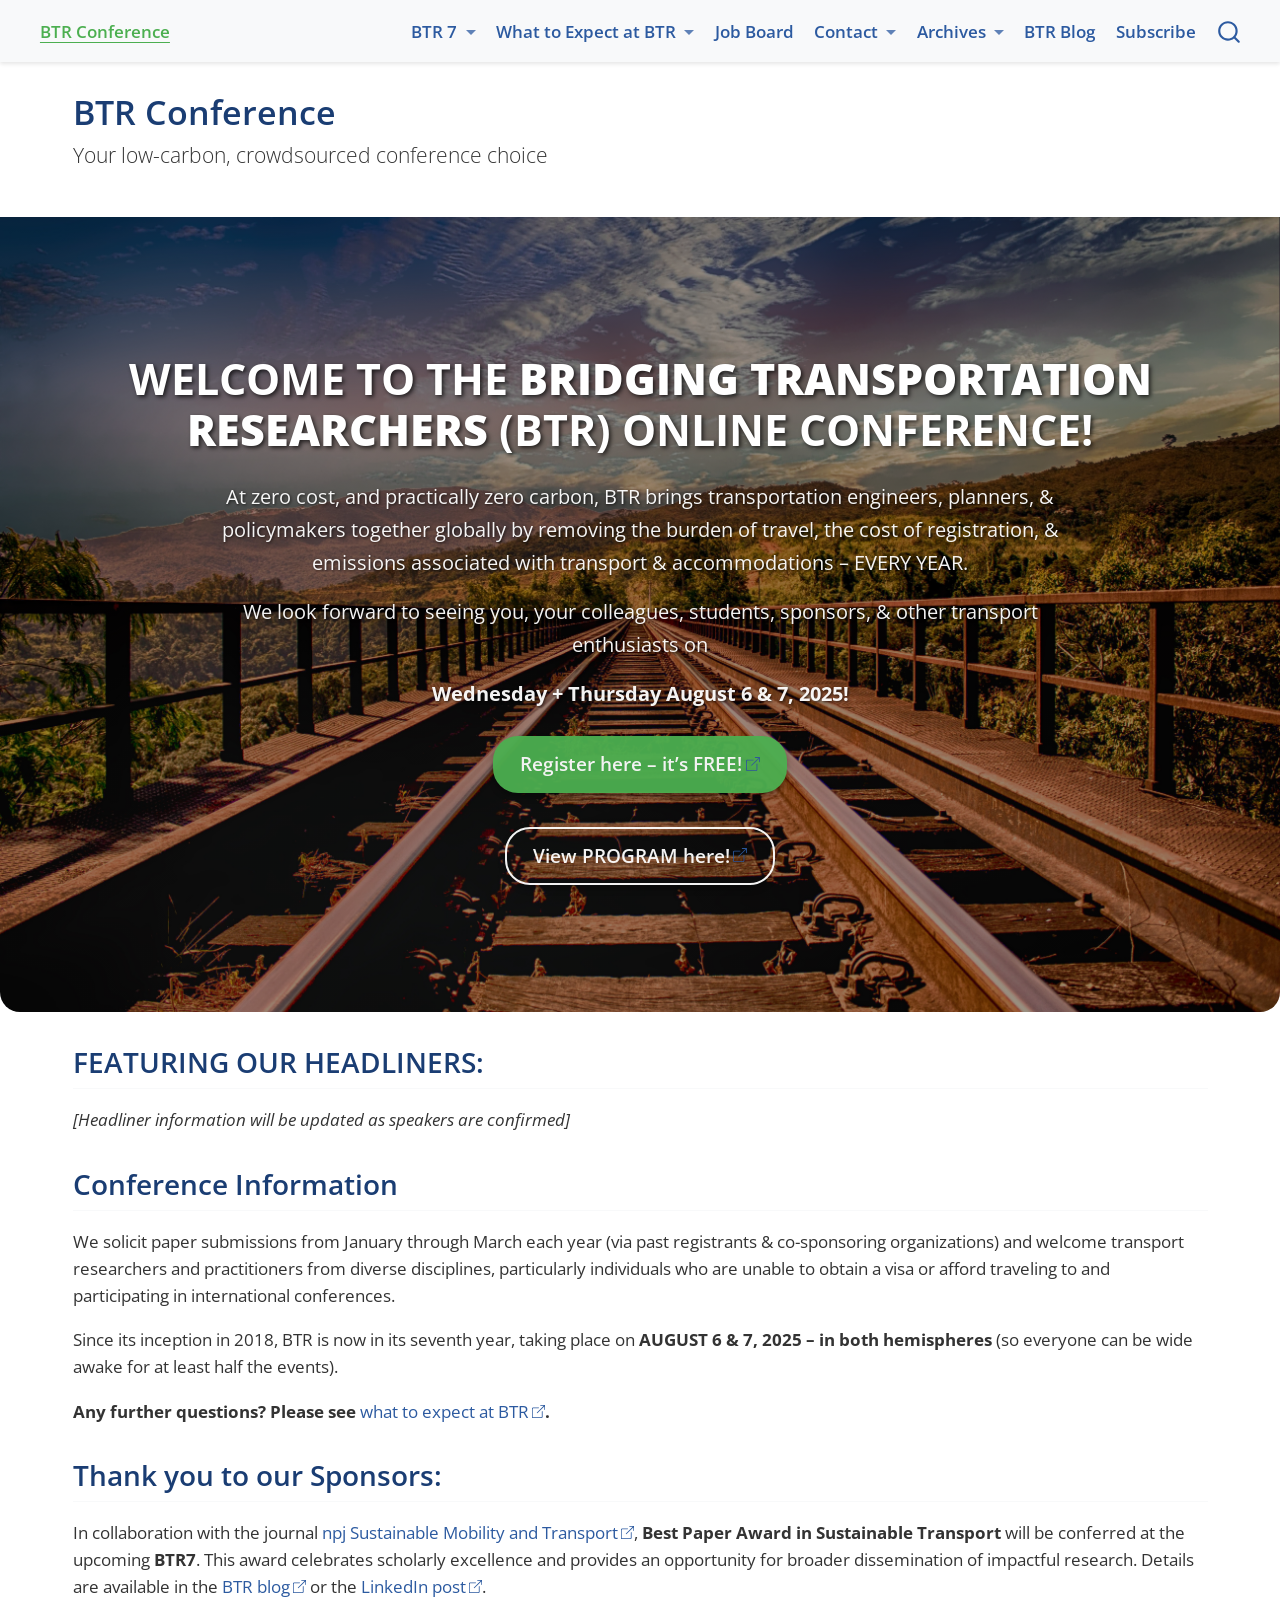
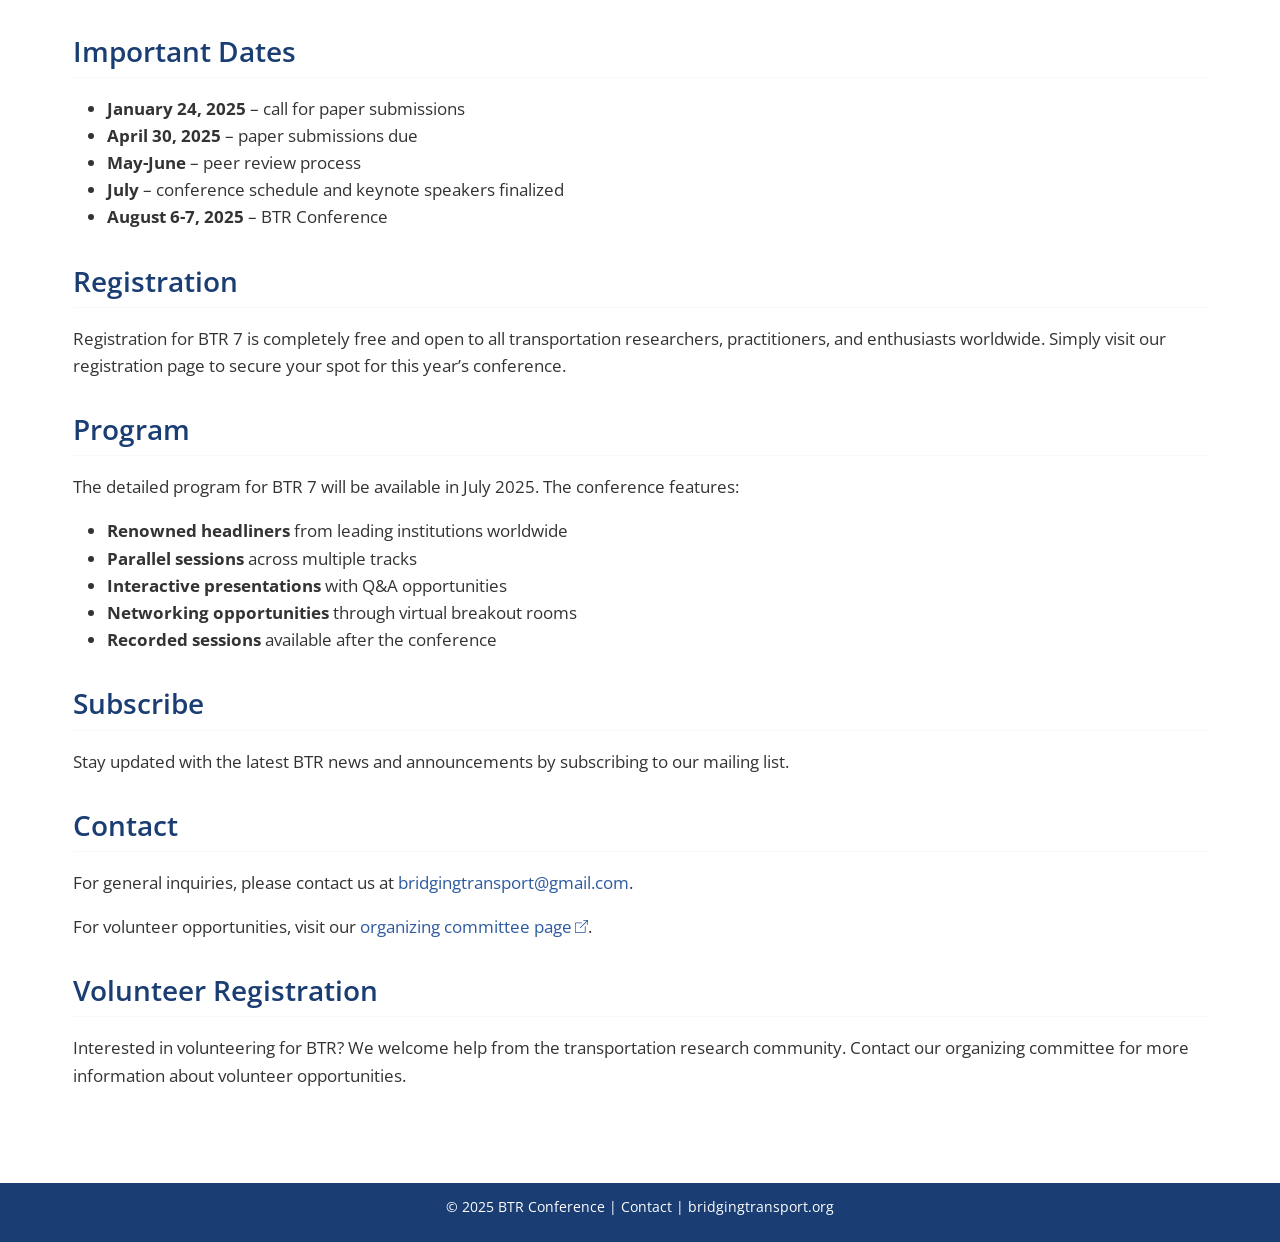
<file: docs/index.html>
<!DOCTYPE html>
<html xmlns="http://www.w3.org/1999/xhtml" lang="en" xml:lang="en"><head>

<meta charset="utf-8">
<meta name="generator" content="quarto-1.7.3">

<meta name="viewport" content="width=device-width, initial-scale=1.0, user-scalable=yes">


<title>BTR Conference</title>
<style>
code{white-space: pre-wrap;}
span.smallcaps{font-variant: small-caps;}
div.columns{display: flex; gap: min(4vw, 1.5em);}
div.column{flex: auto; overflow-x: auto;}
div.hanging-indent{margin-left: 1.5em; text-indent: -1.5em;}
ul.task-list{list-style: none;}
ul.task-list li input[type="checkbox"] {
  width: 0.8em;
  margin: 0 0.8em 0.2em -1em; /* quarto-specific, see https://github.com/quarto-dev/quarto-cli/issues/4556 */ 
  vertical-align: middle;
}
</style>


<script src="site_libs/quarto-nav/quarto-nav.js"></script>
<script src="site_libs/quarto-nav/headroom.min.js"></script>
<script src="site_libs/clipboard/clipboard.min.js"></script>
<script src="site_libs/quarto-search/autocomplete.umd.js"></script>
<script src="site_libs/quarto-search/fuse.min.js"></script>
<script src="site_libs/quarto-search/quarto-search.js"></script>
<meta name="quarto:offset" content="./">
<link href="./images/favicon.ico" rel="icon">
<script src="site_libs/quarto-html/quarto.js"></script>
<script src="site_libs/quarto-html/popper.min.js"></script>
<script src="site_libs/quarto-html/tippy.umd.min.js"></script>
<script src="site_libs/quarto-html/anchor.min.js"></script>
<link href="site_libs/quarto-html/tippy.css" rel="stylesheet">
<link href="site_libs/quarto-html/quarto-syntax-highlighting-81b5c3e63835cfde897ecd3d35a35a41.css" rel="stylesheet" id="quarto-text-highlighting-styles">
<script src="site_libs/bootstrap/bootstrap.min.js"></script>
<link href="site_libs/bootstrap/bootstrap-icons.css" rel="stylesheet">
<link href="site_libs/bootstrap/bootstrap-a12c50d3f2d9294358037576d51a2b74.min.css" rel="stylesheet" append-hash="true" id="quarto-bootstrap" data-mode="light">
<script id="quarto-search-options" type="application/json">{
  "location": "navbar",
  "copy-button": false,
  "collapse-after": 3,
  "panel-placement": "end",
  "type": "overlay",
  "limit": 50,
  "keyboard-shortcut": [
    "f",
    "/",
    "s"
  ],
  "language": {
    "search-no-results-text": "No results",
    "search-matching-documents-text": "matching documents",
    "search-copy-link-title": "Copy link to search",
    "search-hide-matches-text": "Hide additional matches",
    "search-more-match-text": "more match in this document",
    "search-more-matches-text": "more matches in this document",
    "search-clear-button-title": "Clear",
    "search-text-placeholder": "",
    "search-detached-cancel-button-title": "Cancel",
    "search-submit-button-title": "Submit",
    "search-label": "Search"
  }
}</script>
<style>html{ scroll-behavior: smooth; }</style>


<link rel="stylesheet" href="css/styles.css">
</head>

<body class="nav-fixed">

<div id="quarto-search-results"></div>
  <header id="quarto-header" class="headroom fixed-top">
    <nav class="navbar navbar-expand-lg " data-bs-theme="dark">
      <div class="navbar-container container-fluid">
            <div id="quarto-search" class="" title="Search"></div>
          <button class="navbar-toggler" type="button" data-bs-toggle="collapse" data-bs-target="#navbarCollapse" aria-controls="navbarCollapse" role="menu" aria-expanded="false" aria-label="Toggle navigation" onclick="if (window.quartoToggleHeadroom) { window.quartoToggleHeadroom(); }">
  <span class="navbar-toggler-icon"></span>
</button>
          <div class="collapse navbar-collapse" id="navbarCollapse">
            <ul class="navbar-nav navbar-nav-scroll me-auto">
  <li class="nav-item">
    <a class="nav-link active" href="./index.html" aria-current="page"> 
<span class="menu-text">BTR Conference</span></a>
  </li>  
</ul>
            <ul class="navbar-nav navbar-nav-scroll ms-auto">
  <li class="nav-item dropdown ">
    <a class="nav-link dropdown-toggle" href="#" id="nav-menu-btr-7" role="link" data-bs-toggle="dropdown" aria-expanded="false">
 <span class="menu-text">BTR 7</span>
    </a>
    <ul class="dropdown-menu dropdown-menu-end" aria-labelledby="nav-menu-btr-7">    
        <li>
    <a class="dropdown-item" href="./#register">
 <span class="dropdown-text">Register</span></a>
  </li>  
        <li>
    <a class="dropdown-item" href="./#headliners">
 <span class="dropdown-text">Headliners</span></a>
  </li>  
        <li>
    <a class="dropdown-item" href="./#program">
 <span class="dropdown-text">Program</span></a>
  </li>  
    </ul>
  </li>
  <li class="nav-item dropdown ">
    <a class="nav-link dropdown-toggle" href="#" id="nav-menu-what-to-expect-at-btr" role="link" data-bs-toggle="dropdown" aria-expanded="false">
 <span class="menu-text">What to Expect at BTR</span>
    </a>
    <ul class="dropdown-menu dropdown-menu-end" aria-labelledby="nav-menu-what-to-expect-at-btr">    
        <li>
    <a class="dropdown-item" href="./what-to-expect.html">
 <span class="dropdown-text">What to Expect</span></a>
  </li>  
        <li>
    <a class="dropdown-item" href="./instructions-for-presenters.html">
 <span class="dropdown-text">Instructions for presenters</span></a>
  </li>  
    </ul>
  </li>
  <li class="nav-item">
    <a class="nav-link" href="./job-board.html"> 
<span class="menu-text">Job Board</span></a>
  </li>  
  <li class="nav-item dropdown ">
    <a class="nav-link dropdown-toggle" href="#" id="nav-menu-contact" role="link" data-bs-toggle="dropdown" aria-expanded="false">
 <span class="menu-text">Contact</span>
    </a>
    <ul class="dropdown-menu dropdown-menu-end" aria-labelledby="nav-menu-contact">    
        <li>
    <a class="dropdown-item" href="./organizing-committee.html">
 <span class="dropdown-text">Organizing Committee</span></a>
  </li>  
        <li>
    <a class="dropdown-item" href="./#volunteer">
 <span class="dropdown-text">Volunteer Registration</span></a>
  </li>  
        <li>
    <a class="dropdown-item" href="./#contact">
 <span class="dropdown-text">General Inquiries</span></a>
  </li>  
    </ul>
  </li>
  <li class="nav-item dropdown ">
    <a class="nav-link dropdown-toggle" href="#" id="nav-menu-archives" role="link" data-bs-toggle="dropdown" aria-expanded="false">
 <span class="menu-text">Archives</span>
    </a>
    <ul class="dropdown-menu dropdown-menu-end" aria-labelledby="nav-menu-archives">    
        <li>
    <a class="dropdown-item" href="https://bridgingtransport.org/archive-directory/archive-of-btr-1-january-2020/">
 <span class="dropdown-text">BTR 1 (Jan 2020)</span></a>
  </li>  
        <li>
    <a class="dropdown-item" href="https://bridgingtransport.org/archive-directory/archive-of-btr-2-august-2020/">
 <span class="dropdown-text">BTR 2 (Aug 2020)</span></a>
  </li>  
        <li>
    <a class="dropdown-item" href="https://bridgingtransport.org/archive-directory/archive-of-btr-3-august-2021/">
 <span class="dropdown-text">BTR 3 (Aug 2021)</span></a>
  </li>  
        <li>
    <a class="dropdown-item" href="https://bridgingtransport.org/archive-directory/archive-of-btr-4-august-2022/">
 <span class="dropdown-text">BTR 4 (Aug 2022)</span></a>
  </li>  
        <li>
    <a class="dropdown-item" href="https://bridgingtransport.org/archive-directory/archive-of-btr-5-august-2023/">
 <span class="dropdown-text">BTR 5 (Aug 2023)</span></a>
  </li>  
        <li>
    <a class="dropdown-item" href="https://bridgingtransport.org/archive-directory/archive-of-btr-6-august-2024/">
 <span class="dropdown-text">BTR 6 (Aug 2024)</span></a>
  </li>  
        <li>
    <a class="dropdown-item" href="https://bridgingtransport.org/archive-directory/archive-of-btr-7-august-2025/">
 <span class="dropdown-text">BTR 7 (Aug 2025)</span></a>
  </li>  
    </ul>
  </li>
  <li class="nav-item">
    <a class="nav-link" href="./blog.html"> 
<span class="menu-text">BTR Blog</span></a>
  </li>  
  <li class="nav-item">
    <a class="nav-link" href="./#subscribe"> 
<span class="menu-text">Subscribe</span></a>
  </li>  
</ul>
          </div> <!-- /navcollapse -->
            <div class="quarto-navbar-tools">
</div>
      </div> <!-- /container-fluid -->
    </nav>
</header>
<!-- content -->
<div id="quarto-content" class="quarto-container page-columns page-rows-contents page-layout-full page-navbar">
<!-- sidebar -->
<!-- margin-sidebar -->
    
<!-- main -->
<main class="content column-page" id="quarto-document-content">

<header id="title-block-header" class="quarto-title-block default">
<div class="quarto-title">
<h1 class="title">BTR Conference</h1>
<p class="subtitle lead">Your low-carbon, crowdsourced conference choice</p>
</div>



<div class="quarto-title-meta column-page">

    
  
    
  </div>
  


</header>


<section id="welcome-to-the-bridging-transportation-researchers-btr-online-conference" class="level1 hero-banner">
<h1>WELCOME TO THE <strong>BRIDGING TRANSPORTATION RESEARCHERS</strong> (BTR) ONLINE CONFERENCE!</h1>
<p>At zero cost, and practically zero carbon, BTR brings transportation engineers, planners, &amp; policymakers together globally by removing the burden of travel, the cost of registration, &amp; emissions associated with transport &amp; accommodations – EVERY YEAR.</p>
<p>We look forward to seeing you, your colleagues, students, sponsors, &amp; other transport enthusiasts on</p>
<p><strong>Wednesday + Thursday August 6 &amp; 7, 2025!</strong></p>
<p><a href="#register" class="btn btn-primary btn-lg">Register here – it’s FREE!</a></p>
<p><a href="#program" class="btn btn-secondary btn-lg">View PROGRAM here!</a></p>
</section>
<section id="headliners" class="level2">
<h2 class="anchored" data-anchor-id="headliners">FEATURING OUR HEADLINERS:</h2>
<p><em>[Headliner information will be updated as speakers are confirmed]</em></p>
</section>
<section id="conference-information" class="level2">
<h2 class="anchored" data-anchor-id="conference-information">Conference Information</h2>
<p>We solicit paper submissions from January through March each year (via past registrants &amp; co-sponsoring organizations) and welcome transport researchers and practitioners from diverse disciplines, particularly individuals who are unable to obtain a visa or afford traveling to and participating in international conferences.</p>
<p>Since its inception in 2018, BTR is now in its seventh year, taking place on <strong>AUGUST 6 &amp; 7, 2025 – in both hemispheres</strong> (so everyone can be wide awake for at least half the events).</p>
<p><strong>Any further questions? Please see <a href="./what-to-expect.html">what to expect at BTR</a>.</strong></p>
</section>
<section id="thank-you-to-our-sponsors" class="level2">
<h2 class="anchored" data-anchor-id="thank-you-to-our-sponsors">Thank you to our Sponsors:</h2>
<p>In collaboration with the journal <a href="https://www.nature.com/npjsustmob/">npj Sustainable Mobility and Transport</a>, <strong>Best Paper Award in Sustainable Transport</strong> will be conferred at the upcoming <strong>BTR7</strong>. This award celebrates scholarly excellence and provides an opportunity for broader dissemination of impactful research. Details are available in the <a href="./blog.html">BTR blog</a> or the <a href="https://www.linkedin.com/company/bridging-transportation-researchers/">LinkedIn post</a>.</p>
</section>
<section id="schedule" class="level2">
<h2 class="anchored" data-anchor-id="schedule">Important Dates</h2>
<ul>
<li><strong>January 24, 2025</strong> – call for paper submissions</li>
<li><strong>April 30, 2025</strong> – paper submissions due</li>
<li><strong>May-June</strong> – peer review process</li>
<li><strong>July</strong> – conference schedule and keynote speakers finalized</li>
<li><strong>August 6-7, 2025</strong> – BTR Conference</li>
</ul>
</section>
<section id="register" class="level2">
<h2 class="anchored" data-anchor-id="register">Registration</h2>
<p>Registration for BTR 7 is completely free and open to all transportation researchers, practitioners, and enthusiasts worldwide. Simply visit our registration page to secure your spot for this year’s conference.</p>
</section>
<section id="program" class="level2">
<h2 class="anchored" data-anchor-id="program">Program</h2>
<p>The detailed program for BTR 7 will be available in July 2025. The conference features:</p>
<ul>
<li><strong>Renowned headliners</strong> from leading institutions worldwide</li>
<li><strong>Parallel sessions</strong> across multiple tracks</li>
<li><strong>Interactive presentations</strong> with Q&amp;A opportunities</li>
<li><strong>Networking opportunities</strong> through virtual breakout rooms</li>
<li><strong>Recorded sessions</strong> available after the conference</li>
</ul>
</section>
<section id="subscribe" class="level2">
<h2 class="anchored" data-anchor-id="subscribe">Subscribe</h2>
<p>Stay updated with the latest BTR news and announcements by subscribing to our mailing list.</p>
</section>
<section id="contact" class="level2">
<h2 class="anchored" data-anchor-id="contact">Contact</h2>
<p>For general inquiries, please contact us at <a href="mailto:bridgingtransport@gmail.com">bridgingtransport@gmail.com</a>.</p>
<p>For volunteer opportunities, visit our <a href="./organizing-committee.html">organizing committee page</a>.</p>
</section>
<section id="volunteer" class="level2">
<h2 class="anchored" data-anchor-id="volunteer">Volunteer Registration</h2>
<p>Interested in volunteering for BTR? We welcome help from the transportation research community. Contact our organizing committee for more information about volunteer opportunities.</p>


</section>

<a onclick="window.scrollTo(0, 0); return false;" role="button" id="quarto-back-to-top"><i class="bi bi-arrow-up"></i> Back to top</a></main> <!-- /main -->
<script id="quarto-html-after-body" type="application/javascript">
window.document.addEventListener("DOMContentLoaded", function (event) {
  const toggleBodyColorMode = (bsSheetEl) => {
    const mode = bsSheetEl.getAttribute("data-mode");
    const bodyEl = window.document.querySelector("body");
    if (mode === "dark") {
      bodyEl.classList.add("quarto-dark");
      bodyEl.classList.remove("quarto-light");
    } else {
      bodyEl.classList.add("quarto-light");
      bodyEl.classList.remove("quarto-dark");
    }
  }
  const toggleBodyColorPrimary = () => {
    const bsSheetEl = window.document.querySelector("link#quarto-bootstrap");
    if (bsSheetEl) {
      toggleBodyColorMode(bsSheetEl);
    }
  }
  toggleBodyColorPrimary();  
  const icon = "";
  const anchorJS = new window.AnchorJS();
  anchorJS.options = {
    placement: 'right',
    icon: icon
  };
  anchorJS.add('.anchored');
  const isCodeAnnotation = (el) => {
    for (const clz of el.classList) {
      if (clz.startsWith('code-annotation-')) {                     
        return true;
      }
    }
    return false;
  }
  const onCopySuccess = function(e) {
    // button target
    const button = e.trigger;
    // don't keep focus
    button.blur();
    // flash "checked"
    button.classList.add('code-copy-button-checked');
    var currentTitle = button.getAttribute("title");
    button.setAttribute("title", "Copied!");
    let tooltip;
    if (window.bootstrap) {
      button.setAttribute("data-bs-toggle", "tooltip");
      button.setAttribute("data-bs-placement", "left");
      button.setAttribute("data-bs-title", "Copied!");
      tooltip = new bootstrap.Tooltip(button, 
        { trigger: "manual", 
          customClass: "code-copy-button-tooltip",
          offset: [0, -8]});
      tooltip.show();    
    }
    setTimeout(function() {
      if (tooltip) {
        tooltip.hide();
        button.removeAttribute("data-bs-title");
        button.removeAttribute("data-bs-toggle");
        button.removeAttribute("data-bs-placement");
      }
      button.setAttribute("title", currentTitle);
      button.classList.remove('code-copy-button-checked');
    }, 1000);
    // clear code selection
    e.clearSelection();
  }
  const getTextToCopy = function(trigger) {
      const codeEl = trigger.previousElementSibling.cloneNode(true);
      for (const childEl of codeEl.children) {
        if (isCodeAnnotation(childEl)) {
          childEl.remove();
        }
      }
      return codeEl.innerText;
  }
  const clipboard = new window.ClipboardJS('.code-copy-button:not([data-in-quarto-modal])', {
    text: getTextToCopy
  });
  clipboard.on('success', onCopySuccess);
  if (window.document.getElementById('quarto-embedded-source-code-modal')) {
    const clipboardModal = new window.ClipboardJS('.code-copy-button[data-in-quarto-modal]', {
      text: getTextToCopy,
      container: window.document.getElementById('quarto-embedded-source-code-modal')
    });
    clipboardModal.on('success', onCopySuccess);
  }
    var localhostRegex = new RegExp(/^(?:http|https):\/\/localhost\:?[0-9]*\//);
    var mailtoRegex = new RegExp(/^mailto:/);
      var filterRegex = new RegExp("https:\/\/bridgingtransport\.org");
    var isInternal = (href) => {
        return filterRegex.test(href) || localhostRegex.test(href) || mailtoRegex.test(href);
    }
    // Inspect non-navigation links and adorn them if external
 	var links = window.document.querySelectorAll('a[href]:not(.nav-link):not(.navbar-brand):not(.toc-action):not(.sidebar-link):not(.sidebar-item-toggle):not(.pagination-link):not(.no-external):not([aria-hidden]):not(.dropdown-item):not(.quarto-navigation-tool):not(.about-link)');
    for (var i=0; i<links.length; i++) {
      const link = links[i];
      if (!isInternal(link.href)) {
        // undo the damage that might have been done by quarto-nav.js in the case of
        // links that we want to consider external
        if (link.dataset.originalHref !== undefined) {
          link.href = link.dataset.originalHref;
        }
          // target, if specified
          link.setAttribute("target", "_blank");
          if (link.getAttribute("rel") === null) {
            link.setAttribute("rel", "noopener");
          }
          // default icon
          link.classList.add("external");
      }
    }
  function tippyHover(el, contentFn, onTriggerFn, onUntriggerFn) {
    const config = {
      allowHTML: true,
      maxWidth: 500,
      delay: 100,
      arrow: false,
      appendTo: function(el) {
          return el.parentElement;
      },
      interactive: true,
      interactiveBorder: 10,
      theme: 'quarto',
      placement: 'bottom-start',
    };
    if (contentFn) {
      config.content = contentFn;
    }
    if (onTriggerFn) {
      config.onTrigger = onTriggerFn;
    }
    if (onUntriggerFn) {
      config.onUntrigger = onUntriggerFn;
    }
    window.tippy(el, config); 
  }
  const noterefs = window.document.querySelectorAll('a[role="doc-noteref"]');
  for (var i=0; i<noterefs.length; i++) {
    const ref = noterefs[i];
    tippyHover(ref, function() {
      // use id or data attribute instead here
      let href = ref.getAttribute('data-footnote-href') || ref.getAttribute('href');
      try { href = new URL(href).hash; } catch {}
      const id = href.replace(/^#\/?/, "");
      const note = window.document.getElementById(id);
      if (note) {
        return note.innerHTML;
      } else {
        return "";
      }
    });
  }
  const xrefs = window.document.querySelectorAll('a.quarto-xref');
  const processXRef = (id, note) => {
    // Strip column container classes
    const stripColumnClz = (el) => {
      el.classList.remove("page-full", "page-columns");
      if (el.children) {
        for (const child of el.children) {
          stripColumnClz(child);
        }
      }
    }
    stripColumnClz(note)
    if (id === null || id.startsWith('sec-')) {
      // Special case sections, only their first couple elements
      const container = document.createElement("div");
      if (note.children && note.children.length > 2) {
        container.appendChild(note.children[0].cloneNode(true));
        for (let i = 1; i < note.children.length; i++) {
          const child = note.children[i];
          if (child.tagName === "P" && child.innerText === "") {
            continue;
          } else {
            container.appendChild(child.cloneNode(true));
            break;
          }
        }
        if (window.Quarto?.typesetMath) {
          window.Quarto.typesetMath(container);
        }
        return container.innerHTML
      } else {
        if (window.Quarto?.typesetMath) {
          window.Quarto.typesetMath(note);
        }
        return note.innerHTML;
      }
    } else {
      // Remove any anchor links if they are present
      const anchorLink = note.querySelector('a.anchorjs-link');
      if (anchorLink) {
        anchorLink.remove();
      }
      if (window.Quarto?.typesetMath) {
        window.Quarto.typesetMath(note);
      }
      if (note.classList.contains("callout")) {
        return note.outerHTML;
      } else {
        return note.innerHTML;
      }
    }
  }
  for (var i=0; i<xrefs.length; i++) {
    const xref = xrefs[i];
    tippyHover(xref, undefined, function(instance) {
      instance.disable();
      let url = xref.getAttribute('href');
      let hash = undefined; 
      if (url.startsWith('#')) {
        hash = url;
      } else {
        try { hash = new URL(url).hash; } catch {}
      }
      if (hash) {
        const id = hash.replace(/^#\/?/, "");
        const note = window.document.getElementById(id);
        if (note !== null) {
          try {
            const html = processXRef(id, note.cloneNode(true));
            instance.setContent(html);
          } finally {
            instance.enable();
            instance.show();
          }
        } else {
          // See if we can fetch this
          fetch(url.split('#')[0])
          .then(res => res.text())
          .then(html => {
            const parser = new DOMParser();
            const htmlDoc = parser.parseFromString(html, "text/html");
            const note = htmlDoc.getElementById(id);
            if (note !== null) {
              const html = processXRef(id, note);
              instance.setContent(html);
            } 
          }).finally(() => {
            instance.enable();
            instance.show();
          });
        }
      } else {
        // See if we can fetch a full url (with no hash to target)
        // This is a special case and we should probably do some content thinning / targeting
        fetch(url)
        .then(res => res.text())
        .then(html => {
          const parser = new DOMParser();
          const htmlDoc = parser.parseFromString(html, "text/html");
          const note = htmlDoc.querySelector('main.content');
          if (note !== null) {
            // This should only happen for chapter cross references
            // (since there is no id in the URL)
            // remove the first header
            if (note.children.length > 0 && note.children[0].tagName === "HEADER") {
              note.children[0].remove();
            }
            const html = processXRef(null, note);
            instance.setContent(html);
          } 
        }).finally(() => {
          instance.enable();
          instance.show();
        });
      }
    }, function(instance) {
    });
  }
      let selectedAnnoteEl;
      const selectorForAnnotation = ( cell, annotation) => {
        let cellAttr = 'data-code-cell="' + cell + '"';
        let lineAttr = 'data-code-annotation="' +  annotation + '"';
        const selector = 'span[' + cellAttr + '][' + lineAttr + ']';
        return selector;
      }
      const selectCodeLines = (annoteEl) => {
        const doc = window.document;
        const targetCell = annoteEl.getAttribute("data-target-cell");
        const targetAnnotation = annoteEl.getAttribute("data-target-annotation");
        const annoteSpan = window.document.querySelector(selectorForAnnotation(targetCell, targetAnnotation));
        const lines = annoteSpan.getAttribute("data-code-lines").split(",");
        const lineIds = lines.map((line) => {
          return targetCell + "-" + line;
        })
        let top = null;
        let height = null;
        let parent = null;
        if (lineIds.length > 0) {
            //compute the position of the single el (top and bottom and make a div)
            const el = window.document.getElementById(lineIds[0]);
            top = el.offsetTop;
            height = el.offsetHeight;
            parent = el.parentElement.parentElement;
          if (lineIds.length > 1) {
            const lastEl = window.document.getElementById(lineIds[lineIds.length - 1]);
            const bottom = lastEl.offsetTop + lastEl.offsetHeight;
            height = bottom - top;
          }
          if (top !== null && height !== null && parent !== null) {
            // cook up a div (if necessary) and position it 
            let div = window.document.getElementById("code-annotation-line-highlight");
            if (div === null) {
              div = window.document.createElement("div");
              div.setAttribute("id", "code-annotation-line-highlight");
              div.style.position = 'absolute';
              parent.appendChild(div);
            }
            div.style.top = top - 2 + "px";
            div.style.height = height + 4 + "px";
            div.style.left = 0;
            let gutterDiv = window.document.getElementById("code-annotation-line-highlight-gutter");
            if (gutterDiv === null) {
              gutterDiv = window.document.createElement("div");
              gutterDiv.setAttribute("id", "code-annotation-line-highlight-gutter");
              gutterDiv.style.position = 'absolute';
              const codeCell = window.document.getElementById(targetCell);
              const gutter = codeCell.querySelector('.code-annotation-gutter');
              gutter.appendChild(gutterDiv);
            }
            gutterDiv.style.top = top - 2 + "px";
            gutterDiv.style.height = height + 4 + "px";
          }
          selectedAnnoteEl = annoteEl;
        }
      };
      const unselectCodeLines = () => {
        const elementsIds = ["code-annotation-line-highlight", "code-annotation-line-highlight-gutter"];
        elementsIds.forEach((elId) => {
          const div = window.document.getElementById(elId);
          if (div) {
            div.remove();
          }
        });
        selectedAnnoteEl = undefined;
      };
        // Handle positioning of the toggle
    window.addEventListener(
      "resize",
      throttle(() => {
        elRect = undefined;
        if (selectedAnnoteEl) {
          selectCodeLines(selectedAnnoteEl);
        }
      }, 10)
    );
    function throttle(fn, ms) {
    let throttle = false;
    let timer;
      return (...args) => {
        if(!throttle) { // first call gets through
            fn.apply(this, args);
            throttle = true;
        } else { // all the others get throttled
            if(timer) clearTimeout(timer); // cancel #2
            timer = setTimeout(() => {
              fn.apply(this, args);
              timer = throttle = false;
            }, ms);
        }
      };
    }
      // Attach click handler to the DT
      const annoteDls = window.document.querySelectorAll('dt[data-target-cell]');
      for (const annoteDlNode of annoteDls) {
        annoteDlNode.addEventListener('click', (event) => {
          const clickedEl = event.target;
          if (clickedEl !== selectedAnnoteEl) {
            unselectCodeLines();
            const activeEl = window.document.querySelector('dt[data-target-cell].code-annotation-active');
            if (activeEl) {
              activeEl.classList.remove('code-annotation-active');
            }
            selectCodeLines(clickedEl);
            clickedEl.classList.add('code-annotation-active');
          } else {
            // Unselect the line
            unselectCodeLines();
            clickedEl.classList.remove('code-annotation-active');
          }
        });
      }
  const findCites = (el) => {
    const parentEl = el.parentElement;
    if (parentEl) {
      const cites = parentEl.dataset.cites;
      if (cites) {
        return {
          el,
          cites: cites.split(' ')
        };
      } else {
        return findCites(el.parentElement)
      }
    } else {
      return undefined;
    }
  };
  var bibliorefs = window.document.querySelectorAll('a[role="doc-biblioref"]');
  for (var i=0; i<bibliorefs.length; i++) {
    const ref = bibliorefs[i];
    const citeInfo = findCites(ref);
    if (citeInfo) {
      tippyHover(citeInfo.el, function() {
        var popup = window.document.createElement('div');
        citeInfo.cites.forEach(function(cite) {
          var citeDiv = window.document.createElement('div');
          citeDiv.classList.add('hanging-indent');
          citeDiv.classList.add('csl-entry');
          var biblioDiv = window.document.getElementById('ref-' + cite);
          if (biblioDiv) {
            citeDiv.innerHTML = biblioDiv.innerHTML;
          }
          popup.appendChild(citeDiv);
        });
        return popup.innerHTML;
      });
    }
  }
});
</script>
</div> <!-- /content -->
<footer class="footer">
  <div class="nav-footer">
    <div class="nav-footer-left">
      &nbsp;
    </div>   
    <div class="nav-footer-center">
      <ul class="footer-items list-unstyled">
    <li class="nav-item">
 © 2025 BTR Conference | <a href="mailto:bridgingtransport@gmail.com">Contact</a> | <a href="https://bridgingtransport.org">bridgingtransport.org</a>
  </li>  
</ul>
    </div>
    <div class="nav-footer-right">
      &nbsp;
    </div>
  </div>
</footer>




<script src="site_libs/quarto-html/zenscroll-min.js"></script>
</body></html>
</file>
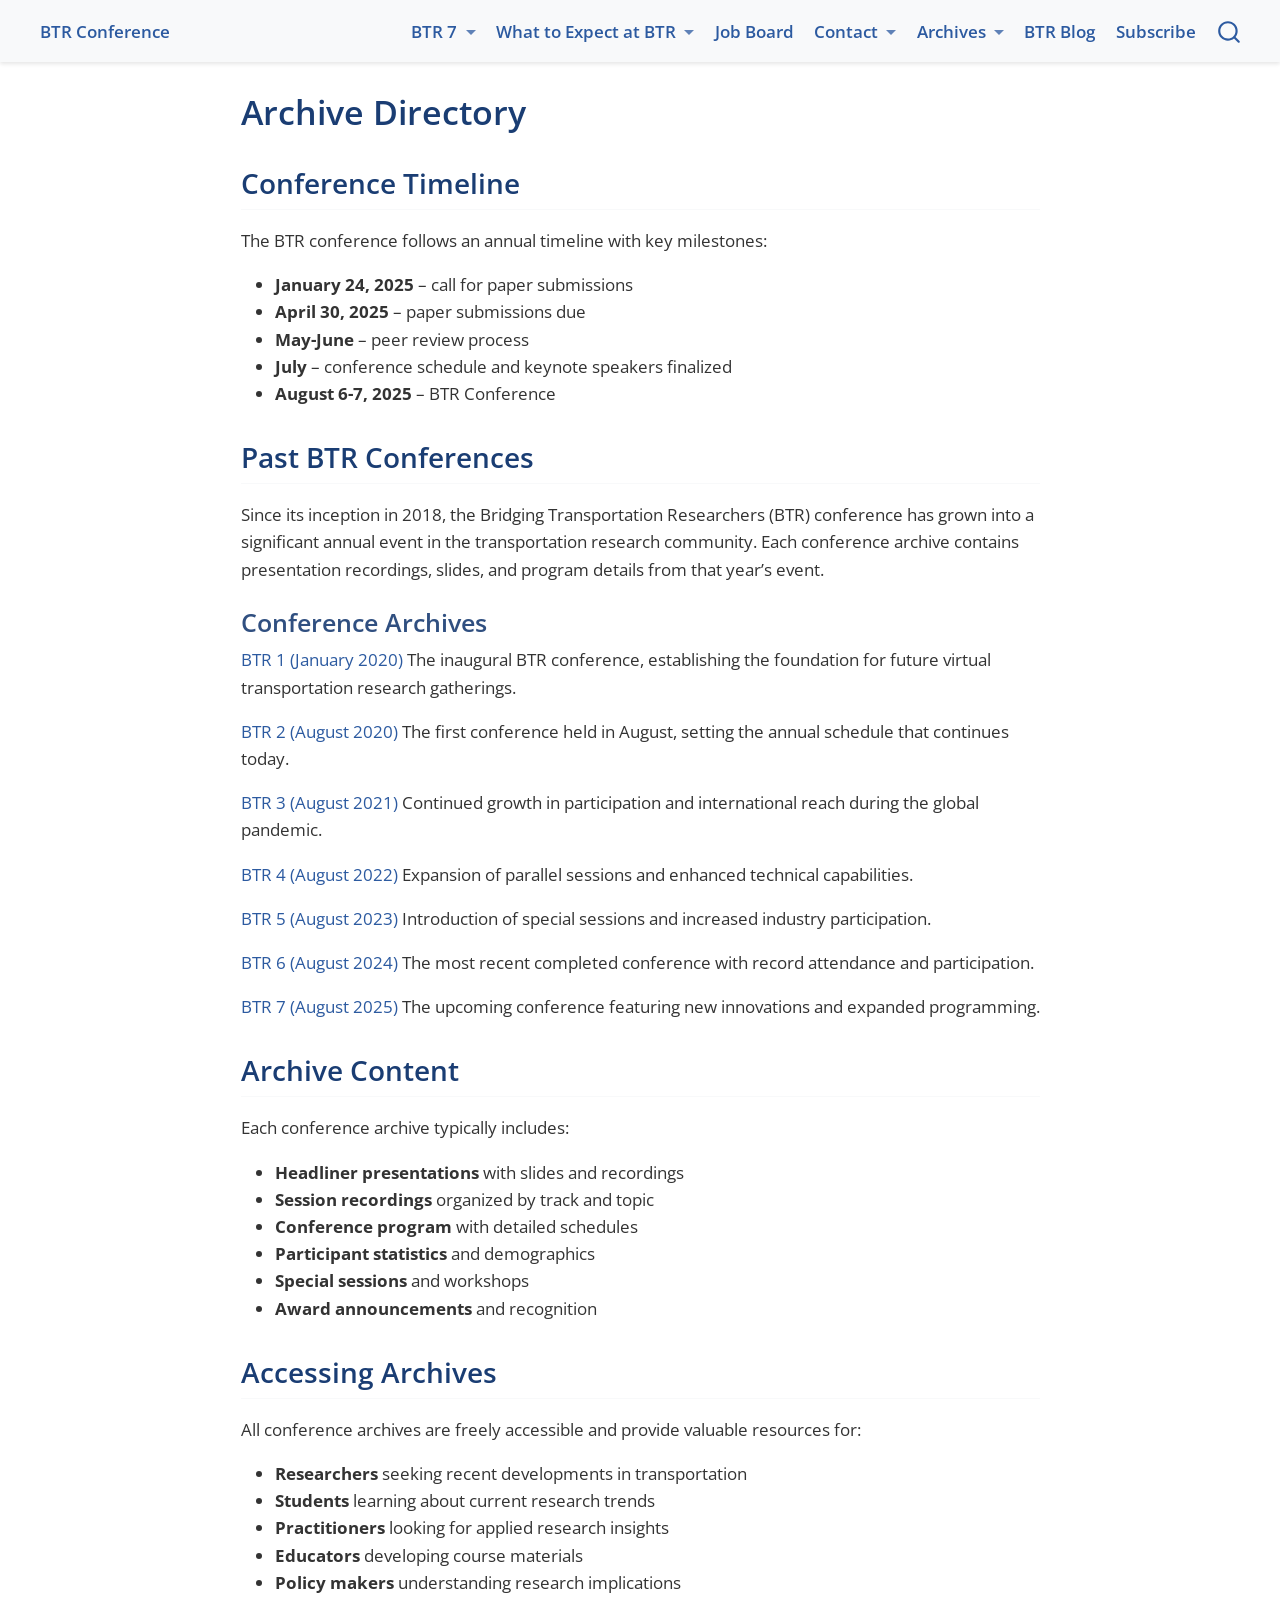
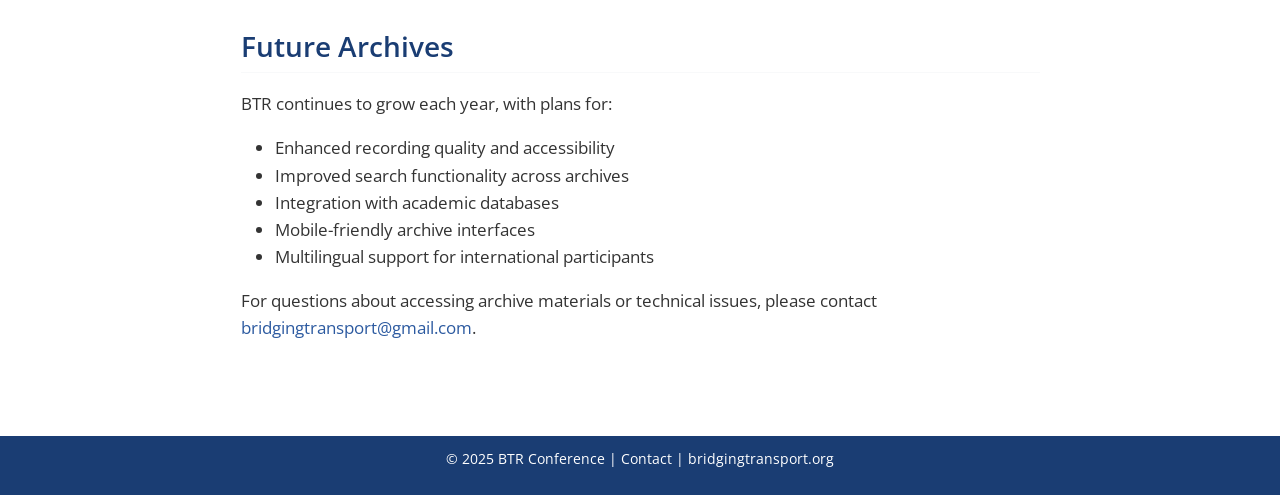
<file: docs/archive-directory.html>
<!DOCTYPE html>
<html xmlns="http://www.w3.org/1999/xhtml" lang="en" xml:lang="en"><head>

<meta charset="utf-8">
<meta name="generator" content="quarto-1.7.3">

<meta name="viewport" content="width=device-width, initial-scale=1.0, user-scalable=yes">


<title>Archive Directory</title>
<style>
code{white-space: pre-wrap;}
span.smallcaps{font-variant: small-caps;}
div.columns{display: flex; gap: min(4vw, 1.5em);}
div.column{flex: auto; overflow-x: auto;}
div.hanging-indent{margin-left: 1.5em; text-indent: -1.5em;}
ul.task-list{list-style: none;}
ul.task-list li input[type="checkbox"] {
  width: 0.8em;
  margin: 0 0.8em 0.2em -1em; /* quarto-specific, see https://github.com/quarto-dev/quarto-cli/issues/4556 */ 
  vertical-align: middle;
}
</style>


<script src="site_libs/quarto-nav/quarto-nav.js"></script>
<script src="site_libs/quarto-nav/headroom.min.js"></script>
<script src="site_libs/clipboard/clipboard.min.js"></script>
<script src="site_libs/quarto-search/autocomplete.umd.js"></script>
<script src="site_libs/quarto-search/fuse.min.js"></script>
<script src="site_libs/quarto-search/quarto-search.js"></script>
<meta name="quarto:offset" content="./">
<link href="./images/favicon.ico" rel="icon">
<script src="site_libs/quarto-html/quarto.js"></script>
<script src="site_libs/quarto-html/popper.min.js"></script>
<script src="site_libs/quarto-html/tippy.umd.min.js"></script>
<script src="site_libs/quarto-html/anchor.min.js"></script>
<link href="site_libs/quarto-html/tippy.css" rel="stylesheet">
<link href="site_libs/quarto-html/quarto-syntax-highlighting-81b5c3e63835cfde897ecd3d35a35a41.css" rel="stylesheet" id="quarto-text-highlighting-styles">
<script src="site_libs/bootstrap/bootstrap.min.js"></script>
<link href="site_libs/bootstrap/bootstrap-icons.css" rel="stylesheet">
<link href="site_libs/bootstrap/bootstrap-a12c50d3f2d9294358037576d51a2b74.min.css" rel="stylesheet" append-hash="true" id="quarto-bootstrap" data-mode="light">
<script id="quarto-search-options" type="application/json">{
  "location": "navbar",
  "copy-button": false,
  "collapse-after": 3,
  "panel-placement": "end",
  "type": "overlay",
  "limit": 50,
  "keyboard-shortcut": [
    "f",
    "/",
    "s"
  ],
  "language": {
    "search-no-results-text": "No results",
    "search-matching-documents-text": "matching documents",
    "search-copy-link-title": "Copy link to search",
    "search-hide-matches-text": "Hide additional matches",
    "search-more-match-text": "more match in this document",
    "search-more-matches-text": "more matches in this document",
    "search-clear-button-title": "Clear",
    "search-text-placeholder": "",
    "search-detached-cancel-button-title": "Cancel",
    "search-submit-button-title": "Submit",
    "search-label": "Search"
  }
}</script>
<style>html{ scroll-behavior: smooth; }</style>


<link rel="stylesheet" href="css/styles.css">
</head>

<body class="nav-fixed fullcontent">

<div id="quarto-search-results"></div>
  <header id="quarto-header" class="headroom fixed-top">
    <nav class="navbar navbar-expand-lg " data-bs-theme="dark">
      <div class="navbar-container container-fluid">
            <div id="quarto-search" class="" title="Search"></div>
          <button class="navbar-toggler" type="button" data-bs-toggle="collapse" data-bs-target="#navbarCollapse" aria-controls="navbarCollapse" role="menu" aria-expanded="false" aria-label="Toggle navigation" onclick="if (window.quartoToggleHeadroom) { window.quartoToggleHeadroom(); }">
  <span class="navbar-toggler-icon"></span>
</button>
          <div class="collapse navbar-collapse" id="navbarCollapse">
            <ul class="navbar-nav navbar-nav-scroll me-auto">
  <li class="nav-item">
    <a class="nav-link" href="./index.html"> 
<span class="menu-text">BTR Conference</span></a>
  </li>  
</ul>
            <ul class="navbar-nav navbar-nav-scroll ms-auto">
  <li class="nav-item dropdown ">
    <a class="nav-link dropdown-toggle" href="#" id="nav-menu-btr-7" role="link" data-bs-toggle="dropdown" aria-expanded="false">
 <span class="menu-text">BTR 7</span>
    </a>
    <ul class="dropdown-menu dropdown-menu-end" aria-labelledby="nav-menu-btr-7">    
        <li>
    <a class="dropdown-item" href="./#register">
 <span class="dropdown-text">Register</span></a>
  </li>  
        <li>
    <a class="dropdown-item" href="./#headliners">
 <span class="dropdown-text">Headliners</span></a>
  </li>  
        <li>
    <a class="dropdown-item" href="./#program">
 <span class="dropdown-text">Program</span></a>
  </li>  
    </ul>
  </li>
  <li class="nav-item dropdown ">
    <a class="nav-link dropdown-toggle" href="#" id="nav-menu-what-to-expect-at-btr" role="link" data-bs-toggle="dropdown" aria-expanded="false">
 <span class="menu-text">What to Expect at BTR</span>
    </a>
    <ul class="dropdown-menu dropdown-menu-end" aria-labelledby="nav-menu-what-to-expect-at-btr">    
        <li>
    <a class="dropdown-item" href="./what-to-expect.html">
 <span class="dropdown-text">What to Expect</span></a>
  </li>  
        <li>
    <a class="dropdown-item" href="./instructions-for-presenters.html">
 <span class="dropdown-text">Instructions for presenters</span></a>
  </li>  
    </ul>
  </li>
  <li class="nav-item">
    <a class="nav-link" href="./job-board.html"> 
<span class="menu-text">Job Board</span></a>
  </li>  
  <li class="nav-item dropdown ">
    <a class="nav-link dropdown-toggle" href="#" id="nav-menu-contact" role="link" data-bs-toggle="dropdown" aria-expanded="false">
 <span class="menu-text">Contact</span>
    </a>
    <ul class="dropdown-menu dropdown-menu-end" aria-labelledby="nav-menu-contact">    
        <li>
    <a class="dropdown-item" href="./organizing-committee.html">
 <span class="dropdown-text">Organizing Committee</span></a>
  </li>  
        <li>
    <a class="dropdown-item" href="./#volunteer">
 <span class="dropdown-text">Volunteer Registration</span></a>
  </li>  
        <li>
    <a class="dropdown-item" href="./#contact">
 <span class="dropdown-text">General Inquiries</span></a>
  </li>  
    </ul>
  </li>
  <li class="nav-item dropdown ">
    <a class="nav-link dropdown-toggle" href="#" id="nav-menu-archives" role="link" data-bs-toggle="dropdown" aria-expanded="false">
 <span class="menu-text">Archives</span>
    </a>
    <ul class="dropdown-menu dropdown-menu-end" aria-labelledby="nav-menu-archives">    
        <li>
    <a class="dropdown-item" href="https://bridgingtransport.org/archive-directory/archive-of-btr-1-january-2020/">
 <span class="dropdown-text">BTR 1 (Jan 2020)</span></a>
  </li>  
        <li>
    <a class="dropdown-item" href="https://bridgingtransport.org/archive-directory/archive-of-btr-2-august-2020/">
 <span class="dropdown-text">BTR 2 (Aug 2020)</span></a>
  </li>  
        <li>
    <a class="dropdown-item" href="https://bridgingtransport.org/archive-directory/archive-of-btr-3-august-2021/">
 <span class="dropdown-text">BTR 3 (Aug 2021)</span></a>
  </li>  
        <li>
    <a class="dropdown-item" href="https://bridgingtransport.org/archive-directory/archive-of-btr-4-august-2022/">
 <span class="dropdown-text">BTR 4 (Aug 2022)</span></a>
  </li>  
        <li>
    <a class="dropdown-item" href="https://bridgingtransport.org/archive-directory/archive-of-btr-5-august-2023/">
 <span class="dropdown-text">BTR 5 (Aug 2023)</span></a>
  </li>  
        <li>
    <a class="dropdown-item" href="https://bridgingtransport.org/archive-directory/archive-of-btr-6-august-2024/">
 <span class="dropdown-text">BTR 6 (Aug 2024)</span></a>
  </li>  
        <li>
    <a class="dropdown-item" href="https://bridgingtransport.org/archive-directory/archive-of-btr-7-august-2025/">
 <span class="dropdown-text">BTR 7 (Aug 2025)</span></a>
  </li>  
    </ul>
  </li>
  <li class="nav-item">
    <a class="nav-link" href="./blog.html"> 
<span class="menu-text">BTR Blog</span></a>
  </li>  
  <li class="nav-item">
    <a class="nav-link" href="./#subscribe"> 
<span class="menu-text">Subscribe</span></a>
  </li>  
</ul>
          </div> <!-- /navcollapse -->
            <div class="quarto-navbar-tools">
</div>
      </div> <!-- /container-fluid -->
    </nav>
</header>
<!-- content -->
<div id="quarto-content" class="quarto-container page-columns page-rows-contents page-layout-article page-navbar">
<!-- sidebar -->
<!-- margin-sidebar -->
    
<!-- main -->
<main class="content" id="quarto-document-content">

<header id="title-block-header" class="quarto-title-block default">
<div class="quarto-title">
<h1 class="title">Archive Directory</h1>
</div>



<div class="quarto-title-meta">

    
  
    
  </div>
  


</header>


<section id="conference-timeline" class="level2">
<h2 class="anchored" data-anchor-id="conference-timeline">Conference Timeline</h2>
<p>The BTR conference follows an annual timeline with key milestones:</p>
<ul>
<li><strong>January 24, 2025</strong> – call for paper submissions</li>
<li><strong>April 30, 2025</strong> – paper submissions due</li>
<li><strong>May-June</strong> – peer review process</li>
<li><strong>July</strong> – conference schedule and keynote speakers finalized</li>
<li><strong>August 6-7, 2025</strong> – BTR Conference</li>
</ul>
</section>
<section id="past-btr-conferences" class="level2">
<h2 class="anchored" data-anchor-id="past-btr-conferences">Past BTR Conferences</h2>
<p>Since its inception in 2018, the Bridging Transportation Researchers (BTR) conference has grown into a significant annual event in the transportation research community. Each conference archive contains presentation recordings, slides, and program details from that year’s event.</p>
<section id="conference-archives" class="level3">
<h3 class="anchored" data-anchor-id="conference-archives">Conference Archives</h3>
<p><strong><a href="https://bridgingtransport.org/archive-directory/archive-of-btr-1-january-2020/">BTR 1 (January 2020)</a></strong> The inaugural BTR conference, establishing the foundation for future virtual transportation research gatherings.</p>
<p><strong><a href="https://bridgingtransport.org/archive-directory/archive-of-btr-2-august-2020/">BTR 2 (August 2020)</a></strong> The first conference held in August, setting the annual schedule that continues today.</p>
<p><strong><a href="https://bridgingtransport.org/archive-directory/archive-of-btr-3-august-2021/">BTR 3 (August 2021)</a></strong> Continued growth in participation and international reach during the global pandemic.</p>
<p><strong><a href="https://bridgingtransport.org/archive-directory/archive-of-btr-4-august-2022/">BTR 4 (August 2022)</a></strong> Expansion of parallel sessions and enhanced technical capabilities.</p>
<p><strong><a href="https://bridgingtransport.org/archive-directory/archive-of-btr-5-august-2023/">BTR 5 (August 2023)</a></strong> Introduction of special sessions and increased industry participation.</p>
<p><strong><a href="https://bridgingtransport.org/archive-directory/archive-of-btr-6-august-2024/">BTR 6 (August 2024)</a></strong> The most recent completed conference with record attendance and participation.</p>
<p><strong><a href="https://bridgingtransport.org/archive-directory/archive-of-btr-7-august-2025/">BTR 7 (August 2025)</a></strong> The upcoming conference featuring new innovations and expanded programming.</p>
</section>
</section>
<section id="archive-content" class="level2">
<h2 class="anchored" data-anchor-id="archive-content">Archive Content</h2>
<p>Each conference archive typically includes:</p>
<ul>
<li><strong>Headliner presentations</strong> with slides and recordings</li>
<li><strong>Session recordings</strong> organized by track and topic</li>
<li><strong>Conference program</strong> with detailed schedules</li>
<li><strong>Participant statistics</strong> and demographics</li>
<li><strong>Special sessions</strong> and workshops</li>
<li><strong>Award announcements</strong> and recognition</li>
</ul>
</section>
<section id="accessing-archives" class="level2">
<h2 class="anchored" data-anchor-id="accessing-archives">Accessing Archives</h2>
<p>All conference archives are freely accessible and provide valuable resources for:</p>
<ul>
<li><strong>Researchers</strong> seeking recent developments in transportation</li>
<li><strong>Students</strong> learning about current research trends</li>
<li><strong>Practitioners</strong> looking for applied research insights</li>
<li><strong>Educators</strong> developing course materials</li>
<li><strong>Policy makers</strong> understanding research implications</li>
</ul>
</section>
<section id="future-archives" class="level2">
<h2 class="anchored" data-anchor-id="future-archives">Future Archives</h2>
<p>BTR continues to grow each year, with plans for:</p>
<ul>
<li>Enhanced recording quality and accessibility</li>
<li>Improved search functionality across archives</li>
<li>Integration with academic databases</li>
<li>Mobile-friendly archive interfaces</li>
<li>Multilingual support for international participants</li>
</ul>
<p>For questions about accessing archive materials or technical issues, please contact <a href="mailto:bridgingtransport@gmail.com">bridgingtransport@gmail.com</a>.</p>


</section>

<a onclick="window.scrollTo(0, 0); return false;" role="button" id="quarto-back-to-top"><i class="bi bi-arrow-up"></i> Back to top</a></main> <!-- /main -->
<script id="quarto-html-after-body" type="application/javascript">
window.document.addEventListener("DOMContentLoaded", function (event) {
  const toggleBodyColorMode = (bsSheetEl) => {
    const mode = bsSheetEl.getAttribute("data-mode");
    const bodyEl = window.document.querySelector("body");
    if (mode === "dark") {
      bodyEl.classList.add("quarto-dark");
      bodyEl.classList.remove("quarto-light");
    } else {
      bodyEl.classList.add("quarto-light");
      bodyEl.classList.remove("quarto-dark");
    }
  }
  const toggleBodyColorPrimary = () => {
    const bsSheetEl = window.document.querySelector("link#quarto-bootstrap");
    if (bsSheetEl) {
      toggleBodyColorMode(bsSheetEl);
    }
  }
  toggleBodyColorPrimary();  
  const icon = "";
  const anchorJS = new window.AnchorJS();
  anchorJS.options = {
    placement: 'right',
    icon: icon
  };
  anchorJS.add('.anchored');
  const isCodeAnnotation = (el) => {
    for (const clz of el.classList) {
      if (clz.startsWith('code-annotation-')) {                     
        return true;
      }
    }
    return false;
  }
  const onCopySuccess = function(e) {
    // button target
    const button = e.trigger;
    // don't keep focus
    button.blur();
    // flash "checked"
    button.classList.add('code-copy-button-checked');
    var currentTitle = button.getAttribute("title");
    button.setAttribute("title", "Copied!");
    let tooltip;
    if (window.bootstrap) {
      button.setAttribute("data-bs-toggle", "tooltip");
      button.setAttribute("data-bs-placement", "left");
      button.setAttribute("data-bs-title", "Copied!");
      tooltip = new bootstrap.Tooltip(button, 
        { trigger: "manual", 
          customClass: "code-copy-button-tooltip",
          offset: [0, -8]});
      tooltip.show();    
    }
    setTimeout(function() {
      if (tooltip) {
        tooltip.hide();
        button.removeAttribute("data-bs-title");
        button.removeAttribute("data-bs-toggle");
        button.removeAttribute("data-bs-placement");
      }
      button.setAttribute("title", currentTitle);
      button.classList.remove('code-copy-button-checked');
    }, 1000);
    // clear code selection
    e.clearSelection();
  }
  const getTextToCopy = function(trigger) {
      const codeEl = trigger.previousElementSibling.cloneNode(true);
      for (const childEl of codeEl.children) {
        if (isCodeAnnotation(childEl)) {
          childEl.remove();
        }
      }
      return codeEl.innerText;
  }
  const clipboard = new window.ClipboardJS('.code-copy-button:not([data-in-quarto-modal])', {
    text: getTextToCopy
  });
  clipboard.on('success', onCopySuccess);
  if (window.document.getElementById('quarto-embedded-source-code-modal')) {
    const clipboardModal = new window.ClipboardJS('.code-copy-button[data-in-quarto-modal]', {
      text: getTextToCopy,
      container: window.document.getElementById('quarto-embedded-source-code-modal')
    });
    clipboardModal.on('success', onCopySuccess);
  }
    var localhostRegex = new RegExp(/^(?:http|https):\/\/localhost\:?[0-9]*\//);
    var mailtoRegex = new RegExp(/^mailto:/);
      var filterRegex = new RegExp("https:\/\/bridgingtransport\.org");
    var isInternal = (href) => {
        return filterRegex.test(href) || localhostRegex.test(href) || mailtoRegex.test(href);
    }
    // Inspect non-navigation links and adorn them if external
 	var links = window.document.querySelectorAll('a[href]:not(.nav-link):not(.navbar-brand):not(.toc-action):not(.sidebar-link):not(.sidebar-item-toggle):not(.pagination-link):not(.no-external):not([aria-hidden]):not(.dropdown-item):not(.quarto-navigation-tool):not(.about-link)');
    for (var i=0; i<links.length; i++) {
      const link = links[i];
      if (!isInternal(link.href)) {
        // undo the damage that might have been done by quarto-nav.js in the case of
        // links that we want to consider external
        if (link.dataset.originalHref !== undefined) {
          link.href = link.dataset.originalHref;
        }
          // target, if specified
          link.setAttribute("target", "_blank");
          if (link.getAttribute("rel") === null) {
            link.setAttribute("rel", "noopener");
          }
          // default icon
          link.classList.add("external");
      }
    }
  function tippyHover(el, contentFn, onTriggerFn, onUntriggerFn) {
    const config = {
      allowHTML: true,
      maxWidth: 500,
      delay: 100,
      arrow: false,
      appendTo: function(el) {
          return el.parentElement;
      },
      interactive: true,
      interactiveBorder: 10,
      theme: 'quarto',
      placement: 'bottom-start',
    };
    if (contentFn) {
      config.content = contentFn;
    }
    if (onTriggerFn) {
      config.onTrigger = onTriggerFn;
    }
    if (onUntriggerFn) {
      config.onUntrigger = onUntriggerFn;
    }
    window.tippy(el, config); 
  }
  const noterefs = window.document.querySelectorAll('a[role="doc-noteref"]');
  for (var i=0; i<noterefs.length; i++) {
    const ref = noterefs[i];
    tippyHover(ref, function() {
      // use id or data attribute instead here
      let href = ref.getAttribute('data-footnote-href') || ref.getAttribute('href');
      try { href = new URL(href).hash; } catch {}
      const id = href.replace(/^#\/?/, "");
      const note = window.document.getElementById(id);
      if (note) {
        return note.innerHTML;
      } else {
        return "";
      }
    });
  }
  const xrefs = window.document.querySelectorAll('a.quarto-xref');
  const processXRef = (id, note) => {
    // Strip column container classes
    const stripColumnClz = (el) => {
      el.classList.remove("page-full", "page-columns");
      if (el.children) {
        for (const child of el.children) {
          stripColumnClz(child);
        }
      }
    }
    stripColumnClz(note)
    if (id === null || id.startsWith('sec-')) {
      // Special case sections, only their first couple elements
      const container = document.createElement("div");
      if (note.children && note.children.length > 2) {
        container.appendChild(note.children[0].cloneNode(true));
        for (let i = 1; i < note.children.length; i++) {
          const child = note.children[i];
          if (child.tagName === "P" && child.innerText === "") {
            continue;
          } else {
            container.appendChild(child.cloneNode(true));
            break;
          }
        }
        if (window.Quarto?.typesetMath) {
          window.Quarto.typesetMath(container);
        }
        return container.innerHTML
      } else {
        if (window.Quarto?.typesetMath) {
          window.Quarto.typesetMath(note);
        }
        return note.innerHTML;
      }
    } else {
      // Remove any anchor links if they are present
      const anchorLink = note.querySelector('a.anchorjs-link');
      if (anchorLink) {
        anchorLink.remove();
      }
      if (window.Quarto?.typesetMath) {
        window.Quarto.typesetMath(note);
      }
      if (note.classList.contains("callout")) {
        return note.outerHTML;
      } else {
        return note.innerHTML;
      }
    }
  }
  for (var i=0; i<xrefs.length; i++) {
    const xref = xrefs[i];
    tippyHover(xref, undefined, function(instance) {
      instance.disable();
      let url = xref.getAttribute('href');
      let hash = undefined; 
      if (url.startsWith('#')) {
        hash = url;
      } else {
        try { hash = new URL(url).hash; } catch {}
      }
      if (hash) {
        const id = hash.replace(/^#\/?/, "");
        const note = window.document.getElementById(id);
        if (note !== null) {
          try {
            const html = processXRef(id, note.cloneNode(true));
            instance.setContent(html);
          } finally {
            instance.enable();
            instance.show();
          }
        } else {
          // See if we can fetch this
          fetch(url.split('#')[0])
          .then(res => res.text())
          .then(html => {
            const parser = new DOMParser();
            const htmlDoc = parser.parseFromString(html, "text/html");
            const note = htmlDoc.getElementById(id);
            if (note !== null) {
              const html = processXRef(id, note);
              instance.setContent(html);
            } 
          }).finally(() => {
            instance.enable();
            instance.show();
          });
        }
      } else {
        // See if we can fetch a full url (with no hash to target)
        // This is a special case and we should probably do some content thinning / targeting
        fetch(url)
        .then(res => res.text())
        .then(html => {
          const parser = new DOMParser();
          const htmlDoc = parser.parseFromString(html, "text/html");
          const note = htmlDoc.querySelector('main.content');
          if (note !== null) {
            // This should only happen for chapter cross references
            // (since there is no id in the URL)
            // remove the first header
            if (note.children.length > 0 && note.children[0].tagName === "HEADER") {
              note.children[0].remove();
            }
            const html = processXRef(null, note);
            instance.setContent(html);
          } 
        }).finally(() => {
          instance.enable();
          instance.show();
        });
      }
    }, function(instance) {
    });
  }
      let selectedAnnoteEl;
      const selectorForAnnotation = ( cell, annotation) => {
        let cellAttr = 'data-code-cell="' + cell + '"';
        let lineAttr = 'data-code-annotation="' +  annotation + '"';
        const selector = 'span[' + cellAttr + '][' + lineAttr + ']';
        return selector;
      }
      const selectCodeLines = (annoteEl) => {
        const doc = window.document;
        const targetCell = annoteEl.getAttribute("data-target-cell");
        const targetAnnotation = annoteEl.getAttribute("data-target-annotation");
        const annoteSpan = window.document.querySelector(selectorForAnnotation(targetCell, targetAnnotation));
        const lines = annoteSpan.getAttribute("data-code-lines").split(",");
        const lineIds = lines.map((line) => {
          return targetCell + "-" + line;
        })
        let top = null;
        let height = null;
        let parent = null;
        if (lineIds.length > 0) {
            //compute the position of the single el (top and bottom and make a div)
            const el = window.document.getElementById(lineIds[0]);
            top = el.offsetTop;
            height = el.offsetHeight;
            parent = el.parentElement.parentElement;
          if (lineIds.length > 1) {
            const lastEl = window.document.getElementById(lineIds[lineIds.length - 1]);
            const bottom = lastEl.offsetTop + lastEl.offsetHeight;
            height = bottom - top;
          }
          if (top !== null && height !== null && parent !== null) {
            // cook up a div (if necessary) and position it 
            let div = window.document.getElementById("code-annotation-line-highlight");
            if (div === null) {
              div = window.document.createElement("div");
              div.setAttribute("id", "code-annotation-line-highlight");
              div.style.position = 'absolute';
              parent.appendChild(div);
            }
            div.style.top = top - 2 + "px";
            div.style.height = height + 4 + "px";
            div.style.left = 0;
            let gutterDiv = window.document.getElementById("code-annotation-line-highlight-gutter");
            if (gutterDiv === null) {
              gutterDiv = window.document.createElement("div");
              gutterDiv.setAttribute("id", "code-annotation-line-highlight-gutter");
              gutterDiv.style.position = 'absolute';
              const codeCell = window.document.getElementById(targetCell);
              const gutter = codeCell.querySelector('.code-annotation-gutter');
              gutter.appendChild(gutterDiv);
            }
            gutterDiv.style.top = top - 2 + "px";
            gutterDiv.style.height = height + 4 + "px";
          }
          selectedAnnoteEl = annoteEl;
        }
      };
      const unselectCodeLines = () => {
        const elementsIds = ["code-annotation-line-highlight", "code-annotation-line-highlight-gutter"];
        elementsIds.forEach((elId) => {
          const div = window.document.getElementById(elId);
          if (div) {
            div.remove();
          }
        });
        selectedAnnoteEl = undefined;
      };
        // Handle positioning of the toggle
    window.addEventListener(
      "resize",
      throttle(() => {
        elRect = undefined;
        if (selectedAnnoteEl) {
          selectCodeLines(selectedAnnoteEl);
        }
      }, 10)
    );
    function throttle(fn, ms) {
    let throttle = false;
    let timer;
      return (...args) => {
        if(!throttle) { // first call gets through
            fn.apply(this, args);
            throttle = true;
        } else { // all the others get throttled
            if(timer) clearTimeout(timer); // cancel #2
            timer = setTimeout(() => {
              fn.apply(this, args);
              timer = throttle = false;
            }, ms);
        }
      };
    }
      // Attach click handler to the DT
      const annoteDls = window.document.querySelectorAll('dt[data-target-cell]');
      for (const annoteDlNode of annoteDls) {
        annoteDlNode.addEventListener('click', (event) => {
          const clickedEl = event.target;
          if (clickedEl !== selectedAnnoteEl) {
            unselectCodeLines();
            const activeEl = window.document.querySelector('dt[data-target-cell].code-annotation-active');
            if (activeEl) {
              activeEl.classList.remove('code-annotation-active');
            }
            selectCodeLines(clickedEl);
            clickedEl.classList.add('code-annotation-active');
          } else {
            // Unselect the line
            unselectCodeLines();
            clickedEl.classList.remove('code-annotation-active');
          }
        });
      }
  const findCites = (el) => {
    const parentEl = el.parentElement;
    if (parentEl) {
      const cites = parentEl.dataset.cites;
      if (cites) {
        return {
          el,
          cites: cites.split(' ')
        };
      } else {
        return findCites(el.parentElement)
      }
    } else {
      return undefined;
    }
  };
  var bibliorefs = window.document.querySelectorAll('a[role="doc-biblioref"]');
  for (var i=0; i<bibliorefs.length; i++) {
    const ref = bibliorefs[i];
    const citeInfo = findCites(ref);
    if (citeInfo) {
      tippyHover(citeInfo.el, function() {
        var popup = window.document.createElement('div');
        citeInfo.cites.forEach(function(cite) {
          var citeDiv = window.document.createElement('div');
          citeDiv.classList.add('hanging-indent');
          citeDiv.classList.add('csl-entry');
          var biblioDiv = window.document.getElementById('ref-' + cite);
          if (biblioDiv) {
            citeDiv.innerHTML = biblioDiv.innerHTML;
          }
          popup.appendChild(citeDiv);
        });
        return popup.innerHTML;
      });
    }
  }
});
</script>
</div> <!-- /content -->
<footer class="footer">
  <div class="nav-footer">
    <div class="nav-footer-left">
      &nbsp;
    </div>   
    <div class="nav-footer-center">
      <ul class="footer-items list-unstyled">
    <li class="nav-item">
 © 2025 BTR Conference | <a href="mailto:bridgingtransport@gmail.com">Contact</a> | <a href="https://bridgingtransport.org">bridgingtransport.org</a>
  </li>  
</ul>
    </div>
    <div class="nav-footer-right">
      &nbsp;
    </div>
  </div>
</footer>




<script src="site_libs/quarto-html/zenscroll-min.js"></script>
</body></html>
</file>
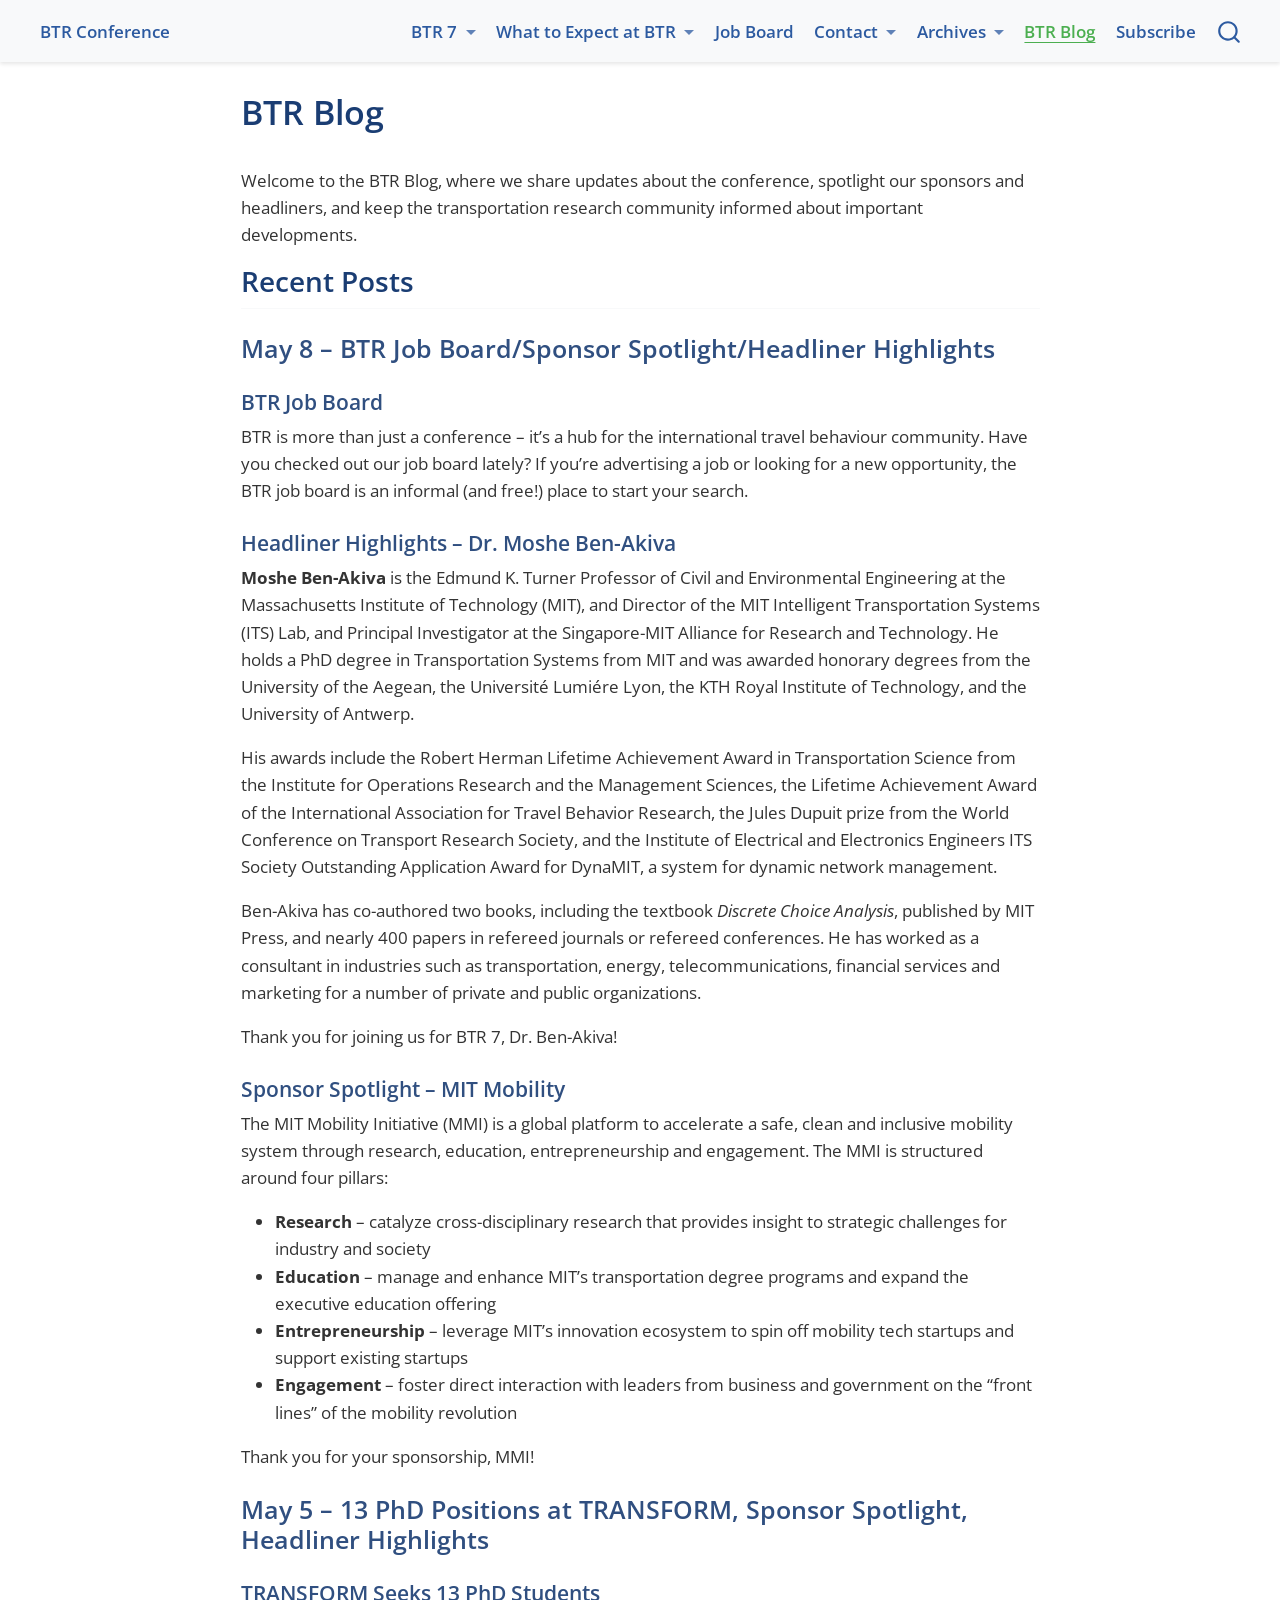
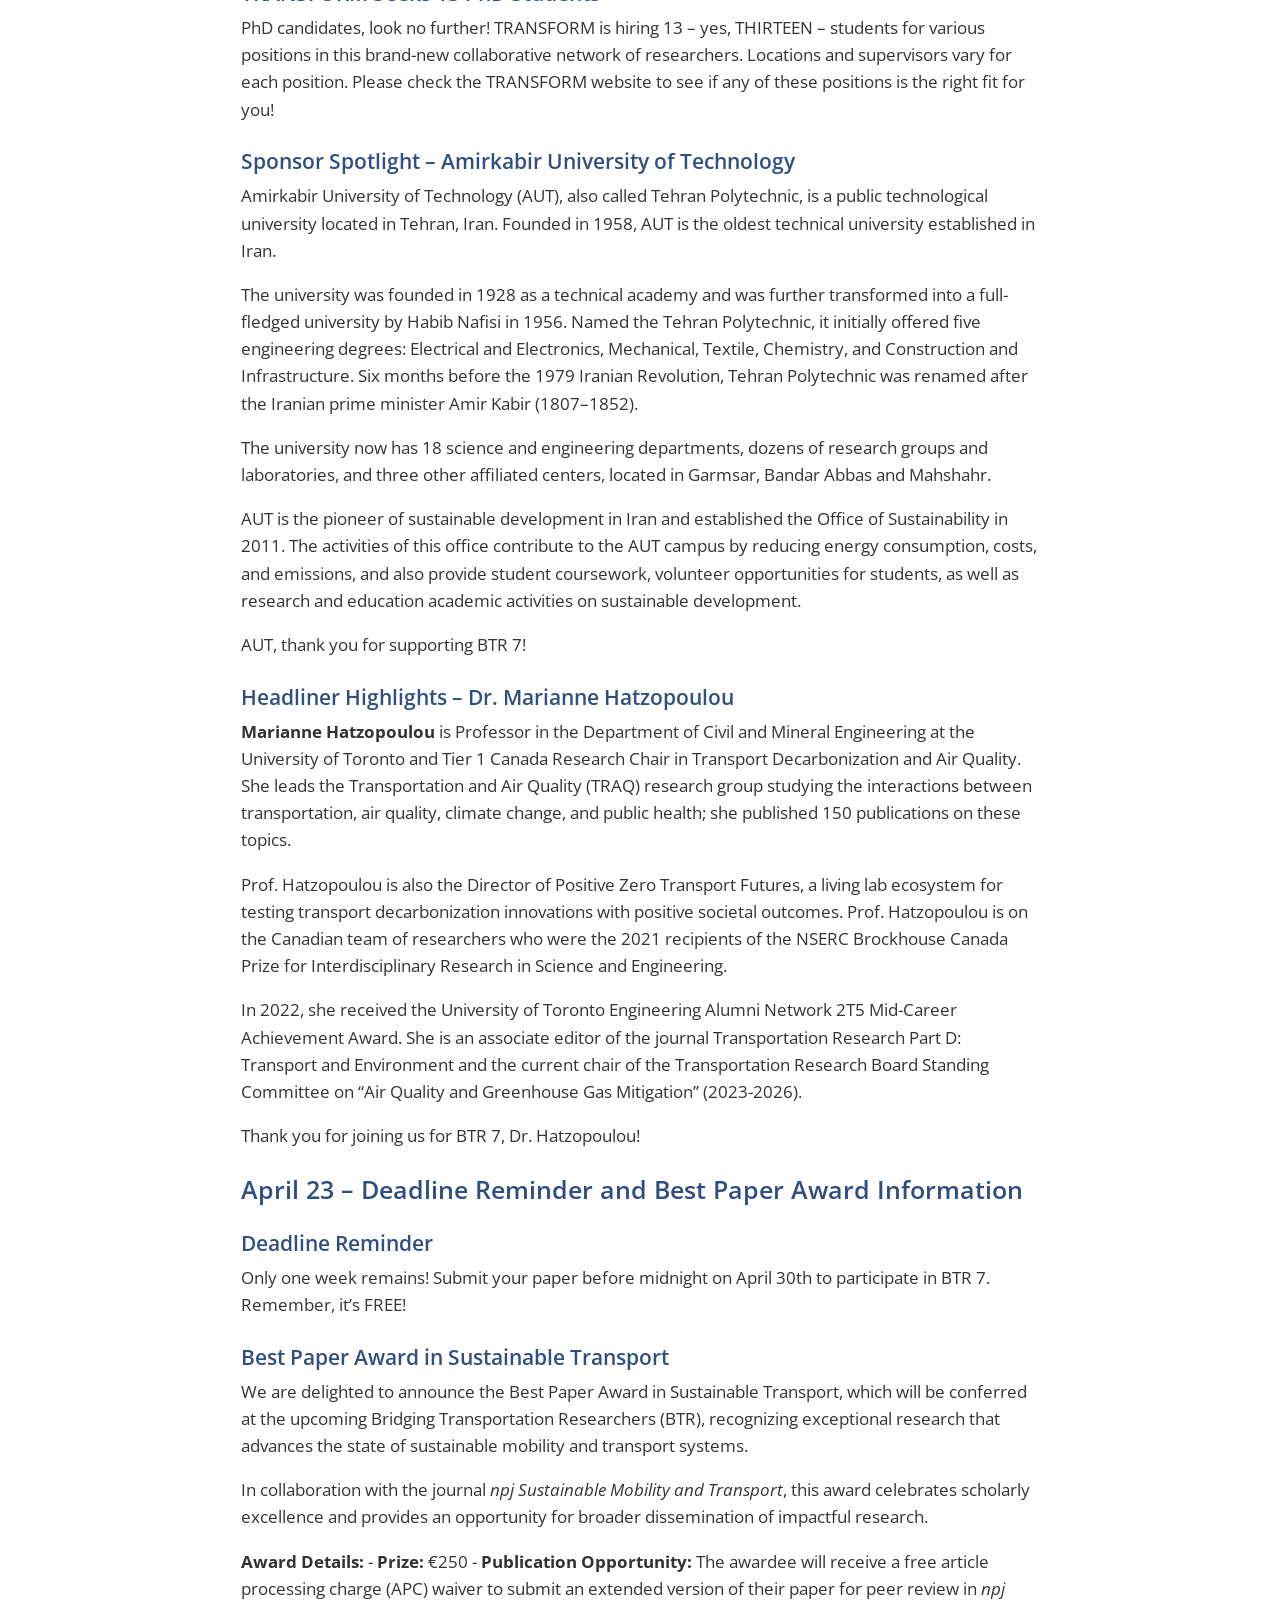
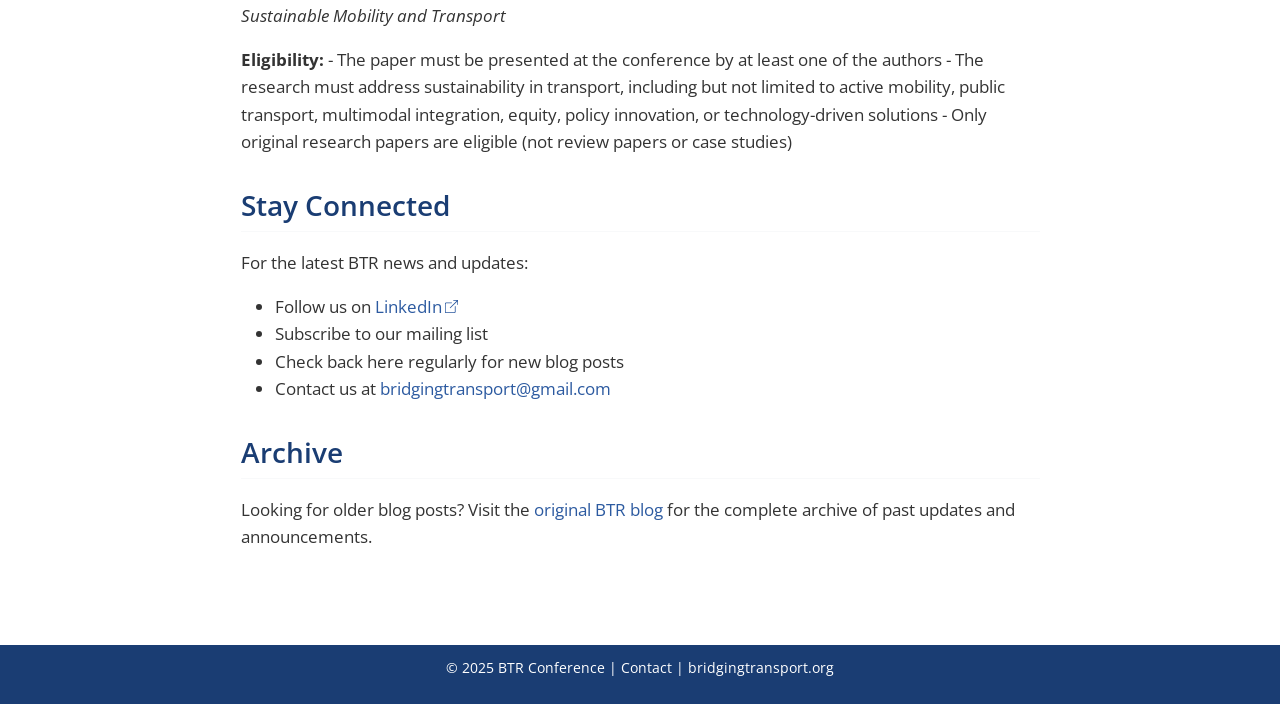
<file: docs/blog.html>
<!DOCTYPE html>
<html xmlns="http://www.w3.org/1999/xhtml" lang="en" xml:lang="en"><head>

<meta charset="utf-8">
<meta name="generator" content="quarto-1.7.3">

<meta name="viewport" content="width=device-width, initial-scale=1.0, user-scalable=yes">


<title>BTR Blog</title>
<style>
code{white-space: pre-wrap;}
span.smallcaps{font-variant: small-caps;}
div.columns{display: flex; gap: min(4vw, 1.5em);}
div.column{flex: auto; overflow-x: auto;}
div.hanging-indent{margin-left: 1.5em; text-indent: -1.5em;}
ul.task-list{list-style: none;}
ul.task-list li input[type="checkbox"] {
  width: 0.8em;
  margin: 0 0.8em 0.2em -1em; /* quarto-specific, see https://github.com/quarto-dev/quarto-cli/issues/4556 */ 
  vertical-align: middle;
}
</style>


<script src="site_libs/quarto-nav/quarto-nav.js"></script>
<script src="site_libs/quarto-nav/headroom.min.js"></script>
<script src="site_libs/clipboard/clipboard.min.js"></script>
<script src="site_libs/quarto-search/autocomplete.umd.js"></script>
<script src="site_libs/quarto-search/fuse.min.js"></script>
<script src="site_libs/quarto-search/quarto-search.js"></script>
<meta name="quarto:offset" content="./">
<link href="./images/favicon.ico" rel="icon">
<script src="site_libs/quarto-html/quarto.js"></script>
<script src="site_libs/quarto-html/popper.min.js"></script>
<script src="site_libs/quarto-html/tippy.umd.min.js"></script>
<script src="site_libs/quarto-html/anchor.min.js"></script>
<link href="site_libs/quarto-html/tippy.css" rel="stylesheet">
<link href="site_libs/quarto-html/quarto-syntax-highlighting-81b5c3e63835cfde897ecd3d35a35a41.css" rel="stylesheet" id="quarto-text-highlighting-styles">
<script src="site_libs/bootstrap/bootstrap.min.js"></script>
<link href="site_libs/bootstrap/bootstrap-icons.css" rel="stylesheet">
<link href="site_libs/bootstrap/bootstrap-a12c50d3f2d9294358037576d51a2b74.min.css" rel="stylesheet" append-hash="true" id="quarto-bootstrap" data-mode="light">
<script id="quarto-search-options" type="application/json">{
  "location": "navbar",
  "copy-button": false,
  "collapse-after": 3,
  "panel-placement": "end",
  "type": "overlay",
  "limit": 50,
  "keyboard-shortcut": [
    "f",
    "/",
    "s"
  ],
  "language": {
    "search-no-results-text": "No results",
    "search-matching-documents-text": "matching documents",
    "search-copy-link-title": "Copy link to search",
    "search-hide-matches-text": "Hide additional matches",
    "search-more-match-text": "more match in this document",
    "search-more-matches-text": "more matches in this document",
    "search-clear-button-title": "Clear",
    "search-text-placeholder": "",
    "search-detached-cancel-button-title": "Cancel",
    "search-submit-button-title": "Submit",
    "search-label": "Search"
  }
}</script>
<style>html{ scroll-behavior: smooth; }</style>


<link rel="stylesheet" href="css/styles.css">
</head>

<body class="nav-fixed fullcontent">

<div id="quarto-search-results"></div>
  <header id="quarto-header" class="headroom fixed-top">
    <nav class="navbar navbar-expand-lg " data-bs-theme="dark">
      <div class="navbar-container container-fluid">
            <div id="quarto-search" class="" title="Search"></div>
          <button class="navbar-toggler" type="button" data-bs-toggle="collapse" data-bs-target="#navbarCollapse" aria-controls="navbarCollapse" role="menu" aria-expanded="false" aria-label="Toggle navigation" onclick="if (window.quartoToggleHeadroom) { window.quartoToggleHeadroom(); }">
  <span class="navbar-toggler-icon"></span>
</button>
          <div class="collapse navbar-collapse" id="navbarCollapse">
            <ul class="navbar-nav navbar-nav-scroll me-auto">
  <li class="nav-item">
    <a class="nav-link" href="./index.html"> 
<span class="menu-text">BTR Conference</span></a>
  </li>  
</ul>
            <ul class="navbar-nav navbar-nav-scroll ms-auto">
  <li class="nav-item dropdown ">
    <a class="nav-link dropdown-toggle" href="#" id="nav-menu-btr-7" role="link" data-bs-toggle="dropdown" aria-expanded="false">
 <span class="menu-text">BTR 7</span>
    </a>
    <ul class="dropdown-menu dropdown-menu-end" aria-labelledby="nav-menu-btr-7">    
        <li>
    <a class="dropdown-item" href="./#register">
 <span class="dropdown-text">Register</span></a>
  </li>  
        <li>
    <a class="dropdown-item" href="./#headliners">
 <span class="dropdown-text">Headliners</span></a>
  </li>  
        <li>
    <a class="dropdown-item" href="./#program">
 <span class="dropdown-text">Program</span></a>
  </li>  
    </ul>
  </li>
  <li class="nav-item dropdown ">
    <a class="nav-link dropdown-toggle" href="#" id="nav-menu-what-to-expect-at-btr" role="link" data-bs-toggle="dropdown" aria-expanded="false">
 <span class="menu-text">What to Expect at BTR</span>
    </a>
    <ul class="dropdown-menu dropdown-menu-end" aria-labelledby="nav-menu-what-to-expect-at-btr">    
        <li>
    <a class="dropdown-item" href="./what-to-expect.html">
 <span class="dropdown-text">What to Expect</span></a>
  </li>  
        <li>
    <a class="dropdown-item" href="./instructions-for-presenters.html">
 <span class="dropdown-text">Instructions for presenters</span></a>
  </li>  
    </ul>
  </li>
  <li class="nav-item">
    <a class="nav-link" href="./job-board.html"> 
<span class="menu-text">Job Board</span></a>
  </li>  
  <li class="nav-item dropdown ">
    <a class="nav-link dropdown-toggle" href="#" id="nav-menu-contact" role="link" data-bs-toggle="dropdown" aria-expanded="false">
 <span class="menu-text">Contact</span>
    </a>
    <ul class="dropdown-menu dropdown-menu-end" aria-labelledby="nav-menu-contact">    
        <li>
    <a class="dropdown-item" href="./organizing-committee.html">
 <span class="dropdown-text">Organizing Committee</span></a>
  </li>  
        <li>
    <a class="dropdown-item" href="./#volunteer">
 <span class="dropdown-text">Volunteer Registration</span></a>
  </li>  
        <li>
    <a class="dropdown-item" href="./#contact">
 <span class="dropdown-text">General Inquiries</span></a>
  </li>  
    </ul>
  </li>
  <li class="nav-item dropdown ">
    <a class="nav-link dropdown-toggle" href="#" id="nav-menu-archives" role="link" data-bs-toggle="dropdown" aria-expanded="false">
 <span class="menu-text">Archives</span>
    </a>
    <ul class="dropdown-menu dropdown-menu-end" aria-labelledby="nav-menu-archives">    
        <li>
    <a class="dropdown-item" href="https://bridgingtransport.org/archive-directory/archive-of-btr-1-january-2020/">
 <span class="dropdown-text">BTR 1 (Jan 2020)</span></a>
  </li>  
        <li>
    <a class="dropdown-item" href="https://bridgingtransport.org/archive-directory/archive-of-btr-2-august-2020/">
 <span class="dropdown-text">BTR 2 (Aug 2020)</span></a>
  </li>  
        <li>
    <a class="dropdown-item" href="https://bridgingtransport.org/archive-directory/archive-of-btr-3-august-2021/">
 <span class="dropdown-text">BTR 3 (Aug 2021)</span></a>
  </li>  
        <li>
    <a class="dropdown-item" href="https://bridgingtransport.org/archive-directory/archive-of-btr-4-august-2022/">
 <span class="dropdown-text">BTR 4 (Aug 2022)</span></a>
  </li>  
        <li>
    <a class="dropdown-item" href="https://bridgingtransport.org/archive-directory/archive-of-btr-5-august-2023/">
 <span class="dropdown-text">BTR 5 (Aug 2023)</span></a>
  </li>  
        <li>
    <a class="dropdown-item" href="https://bridgingtransport.org/archive-directory/archive-of-btr-6-august-2024/">
 <span class="dropdown-text">BTR 6 (Aug 2024)</span></a>
  </li>  
        <li>
    <a class="dropdown-item" href="https://bridgingtransport.org/archive-directory/archive-of-btr-7-august-2025/">
 <span class="dropdown-text">BTR 7 (Aug 2025)</span></a>
  </li>  
    </ul>
  </li>
  <li class="nav-item">
    <a class="nav-link active" href="./blog.html" aria-current="page"> 
<span class="menu-text">BTR Blog</span></a>
  </li>  
  <li class="nav-item">
    <a class="nav-link" href="./#subscribe"> 
<span class="menu-text">Subscribe</span></a>
  </li>  
</ul>
          </div> <!-- /navcollapse -->
            <div class="quarto-navbar-tools">
</div>
      </div> <!-- /container-fluid -->
    </nav>
</header>
<!-- content -->
<div id="quarto-content" class="quarto-container page-columns page-rows-contents page-layout-article page-navbar">
<!-- sidebar -->
<!-- margin-sidebar -->
    
<!-- main -->
<main class="content" id="quarto-document-content">

<header id="title-block-header" class="quarto-title-block default">
<div class="quarto-title">
<h1 class="title">BTR Blog</h1>
</div>



<div class="quarto-title-meta">

    
  
    
  </div>
  


</header>


<p>Welcome to the BTR Blog, where we share updates about the conference, spotlight our sponsors and headliners, and keep the transportation research community informed about important developments.</p>
<section id="recent-posts" class="level2">
<h2 class="anchored" data-anchor-id="recent-posts">Recent Posts</h2>
<section id="may-8-btr-job-boardsponsor-spotlightheadliner-highlights" class="level3">
<h3 class="anchored" data-anchor-id="may-8-btr-job-boardsponsor-spotlightheadliner-highlights">May 8 – BTR Job Board/Sponsor Spotlight/Headliner Highlights</h3>
<section id="btr-job-board" class="level4">
<h4 class="anchored" data-anchor-id="btr-job-board">BTR Job Board</h4>
<p>BTR is more than just a conference – it’s a hub for the international travel behaviour community. Have you checked out our job board lately? If you’re advertising a job or looking for a new opportunity, the BTR job board is an informal (and free!) place to start your search.</p>
</section>
<section id="headliner-highlights-dr.-moshe-ben-akiva" class="level4">
<h4 class="anchored" data-anchor-id="headliner-highlights-dr.-moshe-ben-akiva">Headliner Highlights – Dr.&nbsp;Moshe Ben-Akiva</h4>
<p><strong>Moshe Ben-Akiva</strong> is the Edmund K. Turner Professor of Civil and Environmental Engineering at the Massachusetts Institute of Technology (MIT), and Director of the MIT Intelligent Transportation Systems (ITS) Lab, and Principal Investigator at the Singapore-MIT Alliance for Research and Technology. He holds a PhD degree in Transportation Systems from MIT and was awarded honorary degrees from the University of the Aegean, the Université Lumiére Lyon, the KTH Royal Institute of Technology, and the University of Antwerp.</p>
<p>His awards include the Robert Herman Lifetime Achievement Award in Transportation Science from the Institute for Operations Research and the Management Sciences, the Lifetime Achievement Award of the International Association for Travel Behavior Research, the Jules Dupuit prize from the World Conference on Transport Research Society, and the Institute of Electrical and Electronics Engineers ITS Society Outstanding Application Award for DynaMIT, a system for dynamic network management.</p>
<p>Ben-Akiva has co-authored two books, including the textbook <em>Discrete Choice Analysis</em>, published by MIT Press, and nearly 400 papers in refereed journals or refereed conferences. He has worked as a consultant in industries such as transportation, energy, telecommunications, financial services and marketing for a number of private and public organizations.</p>
<p>Thank you for joining us for BTR 7, Dr.&nbsp;Ben-Akiva!</p>
</section>
<section id="sponsor-spotlight-mit-mobility" class="level4">
<h4 class="anchored" data-anchor-id="sponsor-spotlight-mit-mobility">Sponsor Spotlight – MIT Mobility</h4>
<p>The MIT Mobility Initiative (MMI) is a global platform to accelerate a safe, clean and inclusive mobility system through research, education, entrepreneurship and engagement. The MMI is structured around four pillars:</p>
<ul>
<li><strong>Research</strong> – catalyze cross-disciplinary research that provides insight to strategic challenges for industry and society</li>
<li><strong>Education</strong> – manage and enhance MIT’s transportation degree programs and expand the executive education offering</li>
<li><strong>Entrepreneurship</strong> – leverage MIT’s innovation ecosystem to spin off mobility tech startups and support existing startups</li>
<li><strong>Engagement</strong> – foster direct interaction with leaders from business and government on the “front lines” of the mobility revolution</li>
</ul>
<p>Thank you for your sponsorship, MMI!</p>
</section>
</section>
<section id="may-5-13-phd-positions-at-transform-sponsor-spotlight-headliner-highlights" class="level3">
<h3 class="anchored" data-anchor-id="may-5-13-phd-positions-at-transform-sponsor-spotlight-headliner-highlights">May 5 – 13 PhD Positions at TRANSFORM, Sponsor Spotlight, Headliner Highlights</h3>
<section id="transform-seeks-13-phd-students" class="level4">
<h4 class="anchored" data-anchor-id="transform-seeks-13-phd-students">TRANSFORM Seeks 13 PhD Students</h4>
<p>PhD candidates, look no further! TRANSFORM is hiring 13 – yes, THIRTEEN – students for various positions in this brand-new collaborative network of researchers. Locations and supervisors vary for each position. Please check the TRANSFORM website to see if any of these positions is the right fit for you!</p>
</section>
<section id="sponsor-spotlight-amirkabir-university-of-technology" class="level4">
<h4 class="anchored" data-anchor-id="sponsor-spotlight-amirkabir-university-of-technology">Sponsor Spotlight – Amirkabir University of Technology</h4>
<p>Amirkabir University of Technology (AUT), also called Tehran Polytechnic, is a public technological university located in Tehran, Iran. Founded in 1958, AUT is the oldest technical university established in Iran.</p>
<p>The university was founded in 1928 as a technical academy and was further transformed into a full-fledged university by Habib Nafisi in 1956. Named the Tehran Polytechnic, it initially offered five engineering degrees: Electrical and Electronics, Mechanical, Textile, Chemistry, and Construction and Infrastructure. Six months before the 1979 Iranian Revolution, Tehran Polytechnic was renamed after the Iranian prime minister Amir Kabir (1807–1852).</p>
<p>The university now has 18 science and engineering departments, dozens of research groups and laboratories, and three other affiliated centers, located in Garmsar, Bandar Abbas and Mahshahr.</p>
<p>AUT is the pioneer of sustainable development in Iran and established the Office of Sustainability in 2011. The activities of this office contribute to the AUT campus by reducing energy consumption, costs, and emissions, and also provide student coursework, volunteer opportunities for students, as well as research and education academic activities on sustainable development.</p>
<p>AUT, thank you for supporting BTR 7!</p>
</section>
<section id="headliner-highlights-dr.-marianne-hatzopoulou" class="level4">
<h4 class="anchored" data-anchor-id="headliner-highlights-dr.-marianne-hatzopoulou">Headliner Highlights – Dr.&nbsp;Marianne Hatzopoulou</h4>
<p><strong>Marianne Hatzopoulou</strong> is Professor in the Department of Civil and Mineral Engineering at the University of Toronto and Tier 1 Canada Research Chair in Transport Decarbonization and Air Quality. She leads the Transportation and Air Quality (TRAQ) research group studying the interactions between transportation, air quality, climate change, and public health; she published 150 publications on these topics.</p>
<p>Prof.&nbsp;Hatzopoulou is also the Director of Positive Zero Transport Futures, a living lab ecosystem for testing transport decarbonization innovations with positive societal outcomes. Prof.&nbsp;Hatzopoulou is on the Canadian team of researchers who were the 2021 recipients of the NSERC Brockhouse Canada Prize for Interdisciplinary Research in Science and Engineering.</p>
<p>In 2022, she received the University of Toronto Engineering Alumni Network 2T5 Mid-Career Achievement Award. She is an associate editor of the journal Transportation Research Part D: Transport and Environment and the current chair of the Transportation Research Board Standing Committee on “Air Quality and Greenhouse Gas Mitigation” (2023-2026).</p>
<p>Thank you for joining us for BTR 7, Dr.&nbsp;Hatzopoulou!</p>
</section>
</section>
<section id="april-23-deadline-reminder-and-best-paper-award-information" class="level3">
<h3 class="anchored" data-anchor-id="april-23-deadline-reminder-and-best-paper-award-information">April 23 – Deadline Reminder and Best Paper Award Information</h3>
<section id="deadline-reminder" class="level4">
<h4 class="anchored" data-anchor-id="deadline-reminder">Deadline Reminder</h4>
<p>Only one week remains! Submit your paper before midnight on April 30th to participate in BTR 7. Remember, it’s FREE!</p>
</section>
<section id="best-paper-award-in-sustainable-transport" class="level4">
<h4 class="anchored" data-anchor-id="best-paper-award-in-sustainable-transport">Best Paper Award in Sustainable Transport</h4>
<p>We are delighted to announce the Best Paper Award in Sustainable Transport, which will be conferred at the upcoming Bridging Transportation Researchers (BTR), recognizing exceptional research that advances the state of sustainable mobility and transport systems.</p>
<p>In collaboration with the journal <em>npj Sustainable Mobility and Transport</em>, this award celebrates scholarly excellence and provides an opportunity for broader dissemination of impactful research.</p>
<p><strong>Award Details:</strong> - <strong>Prize:</strong> €250 - <strong>Publication Opportunity:</strong> The awardee will receive a free article processing charge (APC) waiver to submit an extended version of their paper for peer review in <em>npj Sustainable Mobility and Transport</em></p>
<p><strong>Eligibility:</strong> - The paper must be presented at the conference by at least one of the authors - The research must address sustainability in transport, including but not limited to active mobility, public transport, multimodal integration, equity, policy innovation, or technology-driven solutions - Only original research papers are eligible (not review papers or case studies)</p>
</section>
</section>
</section>
<section id="stay-connected" class="level2">
<h2 class="anchored" data-anchor-id="stay-connected">Stay Connected</h2>
<p>For the latest BTR news and updates:</p>
<ul>
<li>Follow us on <a href="https://www.linkedin.com/company/bridging-transportation-researchers/">LinkedIn</a></li>
<li>Subscribe to our mailing list</li>
<li>Check back here regularly for new blog posts</li>
<li>Contact us at <a href="mailto:bridgingtransport@gmail.com">bridgingtransport@gmail.com</a></li>
</ul>
</section>
<section id="archive" class="level2">
<h2 class="anchored" data-anchor-id="archive">Archive</h2>
<p>Looking for older blog posts? Visit the <a href="https://bridgingtransport.org/btr-blog/">original BTR blog</a> for the complete archive of past updates and announcements.</p>


</section>

<a onclick="window.scrollTo(0, 0); return false;" role="button" id="quarto-back-to-top"><i class="bi bi-arrow-up"></i> Back to top</a></main> <!-- /main -->
<script id="quarto-html-after-body" type="application/javascript">
window.document.addEventListener("DOMContentLoaded", function (event) {
  const toggleBodyColorMode = (bsSheetEl) => {
    const mode = bsSheetEl.getAttribute("data-mode");
    const bodyEl = window.document.querySelector("body");
    if (mode === "dark") {
      bodyEl.classList.add("quarto-dark");
      bodyEl.classList.remove("quarto-light");
    } else {
      bodyEl.classList.add("quarto-light");
      bodyEl.classList.remove("quarto-dark");
    }
  }
  const toggleBodyColorPrimary = () => {
    const bsSheetEl = window.document.querySelector("link#quarto-bootstrap");
    if (bsSheetEl) {
      toggleBodyColorMode(bsSheetEl);
    }
  }
  toggleBodyColorPrimary();  
  const icon = "";
  const anchorJS = new window.AnchorJS();
  anchorJS.options = {
    placement: 'right',
    icon: icon
  };
  anchorJS.add('.anchored');
  const isCodeAnnotation = (el) => {
    for (const clz of el.classList) {
      if (clz.startsWith('code-annotation-')) {                     
        return true;
      }
    }
    return false;
  }
  const onCopySuccess = function(e) {
    // button target
    const button = e.trigger;
    // don't keep focus
    button.blur();
    // flash "checked"
    button.classList.add('code-copy-button-checked');
    var currentTitle = button.getAttribute("title");
    button.setAttribute("title", "Copied!");
    let tooltip;
    if (window.bootstrap) {
      button.setAttribute("data-bs-toggle", "tooltip");
      button.setAttribute("data-bs-placement", "left");
      button.setAttribute("data-bs-title", "Copied!");
      tooltip = new bootstrap.Tooltip(button, 
        { trigger: "manual", 
          customClass: "code-copy-button-tooltip",
          offset: [0, -8]});
      tooltip.show();    
    }
    setTimeout(function() {
      if (tooltip) {
        tooltip.hide();
        button.removeAttribute("data-bs-title");
        button.removeAttribute("data-bs-toggle");
        button.removeAttribute("data-bs-placement");
      }
      button.setAttribute("title", currentTitle);
      button.classList.remove('code-copy-button-checked');
    }, 1000);
    // clear code selection
    e.clearSelection();
  }
  const getTextToCopy = function(trigger) {
      const codeEl = trigger.previousElementSibling.cloneNode(true);
      for (const childEl of codeEl.children) {
        if (isCodeAnnotation(childEl)) {
          childEl.remove();
        }
      }
      return codeEl.innerText;
  }
  const clipboard = new window.ClipboardJS('.code-copy-button:not([data-in-quarto-modal])', {
    text: getTextToCopy
  });
  clipboard.on('success', onCopySuccess);
  if (window.document.getElementById('quarto-embedded-source-code-modal')) {
    const clipboardModal = new window.ClipboardJS('.code-copy-button[data-in-quarto-modal]', {
      text: getTextToCopy,
      container: window.document.getElementById('quarto-embedded-source-code-modal')
    });
    clipboardModal.on('success', onCopySuccess);
  }
    var localhostRegex = new RegExp(/^(?:http|https):\/\/localhost\:?[0-9]*\//);
    var mailtoRegex = new RegExp(/^mailto:/);
      var filterRegex = new RegExp("https:\/\/bridgingtransport\.org");
    var isInternal = (href) => {
        return filterRegex.test(href) || localhostRegex.test(href) || mailtoRegex.test(href);
    }
    // Inspect non-navigation links and adorn them if external
 	var links = window.document.querySelectorAll('a[href]:not(.nav-link):not(.navbar-brand):not(.toc-action):not(.sidebar-link):not(.sidebar-item-toggle):not(.pagination-link):not(.no-external):not([aria-hidden]):not(.dropdown-item):not(.quarto-navigation-tool):not(.about-link)');
    for (var i=0; i<links.length; i++) {
      const link = links[i];
      if (!isInternal(link.href)) {
        // undo the damage that might have been done by quarto-nav.js in the case of
        // links that we want to consider external
        if (link.dataset.originalHref !== undefined) {
          link.href = link.dataset.originalHref;
        }
          // target, if specified
          link.setAttribute("target", "_blank");
          if (link.getAttribute("rel") === null) {
            link.setAttribute("rel", "noopener");
          }
          // default icon
          link.classList.add("external");
      }
    }
  function tippyHover(el, contentFn, onTriggerFn, onUntriggerFn) {
    const config = {
      allowHTML: true,
      maxWidth: 500,
      delay: 100,
      arrow: false,
      appendTo: function(el) {
          return el.parentElement;
      },
      interactive: true,
      interactiveBorder: 10,
      theme: 'quarto',
      placement: 'bottom-start',
    };
    if (contentFn) {
      config.content = contentFn;
    }
    if (onTriggerFn) {
      config.onTrigger = onTriggerFn;
    }
    if (onUntriggerFn) {
      config.onUntrigger = onUntriggerFn;
    }
    window.tippy(el, config); 
  }
  const noterefs = window.document.querySelectorAll('a[role="doc-noteref"]');
  for (var i=0; i<noterefs.length; i++) {
    const ref = noterefs[i];
    tippyHover(ref, function() {
      // use id or data attribute instead here
      let href = ref.getAttribute('data-footnote-href') || ref.getAttribute('href');
      try { href = new URL(href).hash; } catch {}
      const id = href.replace(/^#\/?/, "");
      const note = window.document.getElementById(id);
      if (note) {
        return note.innerHTML;
      } else {
        return "";
      }
    });
  }
  const xrefs = window.document.querySelectorAll('a.quarto-xref');
  const processXRef = (id, note) => {
    // Strip column container classes
    const stripColumnClz = (el) => {
      el.classList.remove("page-full", "page-columns");
      if (el.children) {
        for (const child of el.children) {
          stripColumnClz(child);
        }
      }
    }
    stripColumnClz(note)
    if (id === null || id.startsWith('sec-')) {
      // Special case sections, only their first couple elements
      const container = document.createElement("div");
      if (note.children && note.children.length > 2) {
        container.appendChild(note.children[0].cloneNode(true));
        for (let i = 1; i < note.children.length; i++) {
          const child = note.children[i];
          if (child.tagName === "P" && child.innerText === "") {
            continue;
          } else {
            container.appendChild(child.cloneNode(true));
            break;
          }
        }
        if (window.Quarto?.typesetMath) {
          window.Quarto.typesetMath(container);
        }
        return container.innerHTML
      } else {
        if (window.Quarto?.typesetMath) {
          window.Quarto.typesetMath(note);
        }
        return note.innerHTML;
      }
    } else {
      // Remove any anchor links if they are present
      const anchorLink = note.querySelector('a.anchorjs-link');
      if (anchorLink) {
        anchorLink.remove();
      }
      if (window.Quarto?.typesetMath) {
        window.Quarto.typesetMath(note);
      }
      if (note.classList.contains("callout")) {
        return note.outerHTML;
      } else {
        return note.innerHTML;
      }
    }
  }
  for (var i=0; i<xrefs.length; i++) {
    const xref = xrefs[i];
    tippyHover(xref, undefined, function(instance) {
      instance.disable();
      let url = xref.getAttribute('href');
      let hash = undefined; 
      if (url.startsWith('#')) {
        hash = url;
      } else {
        try { hash = new URL(url).hash; } catch {}
      }
      if (hash) {
        const id = hash.replace(/^#\/?/, "");
        const note = window.document.getElementById(id);
        if (note !== null) {
          try {
            const html = processXRef(id, note.cloneNode(true));
            instance.setContent(html);
          } finally {
            instance.enable();
            instance.show();
          }
        } else {
          // See if we can fetch this
          fetch(url.split('#')[0])
          .then(res => res.text())
          .then(html => {
            const parser = new DOMParser();
            const htmlDoc = parser.parseFromString(html, "text/html");
            const note = htmlDoc.getElementById(id);
            if (note !== null) {
              const html = processXRef(id, note);
              instance.setContent(html);
            } 
          }).finally(() => {
            instance.enable();
            instance.show();
          });
        }
      } else {
        // See if we can fetch a full url (with no hash to target)
        // This is a special case and we should probably do some content thinning / targeting
        fetch(url)
        .then(res => res.text())
        .then(html => {
          const parser = new DOMParser();
          const htmlDoc = parser.parseFromString(html, "text/html");
          const note = htmlDoc.querySelector('main.content');
          if (note !== null) {
            // This should only happen for chapter cross references
            // (since there is no id in the URL)
            // remove the first header
            if (note.children.length > 0 && note.children[0].tagName === "HEADER") {
              note.children[0].remove();
            }
            const html = processXRef(null, note);
            instance.setContent(html);
          } 
        }).finally(() => {
          instance.enable();
          instance.show();
        });
      }
    }, function(instance) {
    });
  }
      let selectedAnnoteEl;
      const selectorForAnnotation = ( cell, annotation) => {
        let cellAttr = 'data-code-cell="' + cell + '"';
        let lineAttr = 'data-code-annotation="' +  annotation + '"';
        const selector = 'span[' + cellAttr + '][' + lineAttr + ']';
        return selector;
      }
      const selectCodeLines = (annoteEl) => {
        const doc = window.document;
        const targetCell = annoteEl.getAttribute("data-target-cell");
        const targetAnnotation = annoteEl.getAttribute("data-target-annotation");
        const annoteSpan = window.document.querySelector(selectorForAnnotation(targetCell, targetAnnotation));
        const lines = annoteSpan.getAttribute("data-code-lines").split(",");
        const lineIds = lines.map((line) => {
          return targetCell + "-" + line;
        })
        let top = null;
        let height = null;
        let parent = null;
        if (lineIds.length > 0) {
            //compute the position of the single el (top and bottom and make a div)
            const el = window.document.getElementById(lineIds[0]);
            top = el.offsetTop;
            height = el.offsetHeight;
            parent = el.parentElement.parentElement;
          if (lineIds.length > 1) {
            const lastEl = window.document.getElementById(lineIds[lineIds.length - 1]);
            const bottom = lastEl.offsetTop + lastEl.offsetHeight;
            height = bottom - top;
          }
          if (top !== null && height !== null && parent !== null) {
            // cook up a div (if necessary) and position it 
            let div = window.document.getElementById("code-annotation-line-highlight");
            if (div === null) {
              div = window.document.createElement("div");
              div.setAttribute("id", "code-annotation-line-highlight");
              div.style.position = 'absolute';
              parent.appendChild(div);
            }
            div.style.top = top - 2 + "px";
            div.style.height = height + 4 + "px";
            div.style.left = 0;
            let gutterDiv = window.document.getElementById("code-annotation-line-highlight-gutter");
            if (gutterDiv === null) {
              gutterDiv = window.document.createElement("div");
              gutterDiv.setAttribute("id", "code-annotation-line-highlight-gutter");
              gutterDiv.style.position = 'absolute';
              const codeCell = window.document.getElementById(targetCell);
              const gutter = codeCell.querySelector('.code-annotation-gutter');
              gutter.appendChild(gutterDiv);
            }
            gutterDiv.style.top = top - 2 + "px";
            gutterDiv.style.height = height + 4 + "px";
          }
          selectedAnnoteEl = annoteEl;
        }
      };
      const unselectCodeLines = () => {
        const elementsIds = ["code-annotation-line-highlight", "code-annotation-line-highlight-gutter"];
        elementsIds.forEach((elId) => {
          const div = window.document.getElementById(elId);
          if (div) {
            div.remove();
          }
        });
        selectedAnnoteEl = undefined;
      };
        // Handle positioning of the toggle
    window.addEventListener(
      "resize",
      throttle(() => {
        elRect = undefined;
        if (selectedAnnoteEl) {
          selectCodeLines(selectedAnnoteEl);
        }
      }, 10)
    );
    function throttle(fn, ms) {
    let throttle = false;
    let timer;
      return (...args) => {
        if(!throttle) { // first call gets through
            fn.apply(this, args);
            throttle = true;
        } else { // all the others get throttled
            if(timer) clearTimeout(timer); // cancel #2
            timer = setTimeout(() => {
              fn.apply(this, args);
              timer = throttle = false;
            }, ms);
        }
      };
    }
      // Attach click handler to the DT
      const annoteDls = window.document.querySelectorAll('dt[data-target-cell]');
      for (const annoteDlNode of annoteDls) {
        annoteDlNode.addEventListener('click', (event) => {
          const clickedEl = event.target;
          if (clickedEl !== selectedAnnoteEl) {
            unselectCodeLines();
            const activeEl = window.document.querySelector('dt[data-target-cell].code-annotation-active');
            if (activeEl) {
              activeEl.classList.remove('code-annotation-active');
            }
            selectCodeLines(clickedEl);
            clickedEl.classList.add('code-annotation-active');
          } else {
            // Unselect the line
            unselectCodeLines();
            clickedEl.classList.remove('code-annotation-active');
          }
        });
      }
  const findCites = (el) => {
    const parentEl = el.parentElement;
    if (parentEl) {
      const cites = parentEl.dataset.cites;
      if (cites) {
        return {
          el,
          cites: cites.split(' ')
        };
      } else {
        return findCites(el.parentElement)
      }
    } else {
      return undefined;
    }
  };
  var bibliorefs = window.document.querySelectorAll('a[role="doc-biblioref"]');
  for (var i=0; i<bibliorefs.length; i++) {
    const ref = bibliorefs[i];
    const citeInfo = findCites(ref);
    if (citeInfo) {
      tippyHover(citeInfo.el, function() {
        var popup = window.document.createElement('div');
        citeInfo.cites.forEach(function(cite) {
          var citeDiv = window.document.createElement('div');
          citeDiv.classList.add('hanging-indent');
          citeDiv.classList.add('csl-entry');
          var biblioDiv = window.document.getElementById('ref-' + cite);
          if (biblioDiv) {
            citeDiv.innerHTML = biblioDiv.innerHTML;
          }
          popup.appendChild(citeDiv);
        });
        return popup.innerHTML;
      });
    }
  }
});
</script>
</div> <!-- /content -->
<footer class="footer">
  <div class="nav-footer">
    <div class="nav-footer-left">
      &nbsp;
    </div>   
    <div class="nav-footer-center">
      <ul class="footer-items list-unstyled">
    <li class="nav-item">
 © 2025 BTR Conference | <a href="mailto:bridgingtransport@gmail.com">Contact</a> | <a href="https://bridgingtransport.org">bridgingtransport.org</a>
  </li>  
</ul>
    </div>
    <div class="nav-footer-right">
      &nbsp;
    </div>
  </div>
</footer>




<script src="site_libs/quarto-html/zenscroll-min.js"></script>
</body></html>
</file>
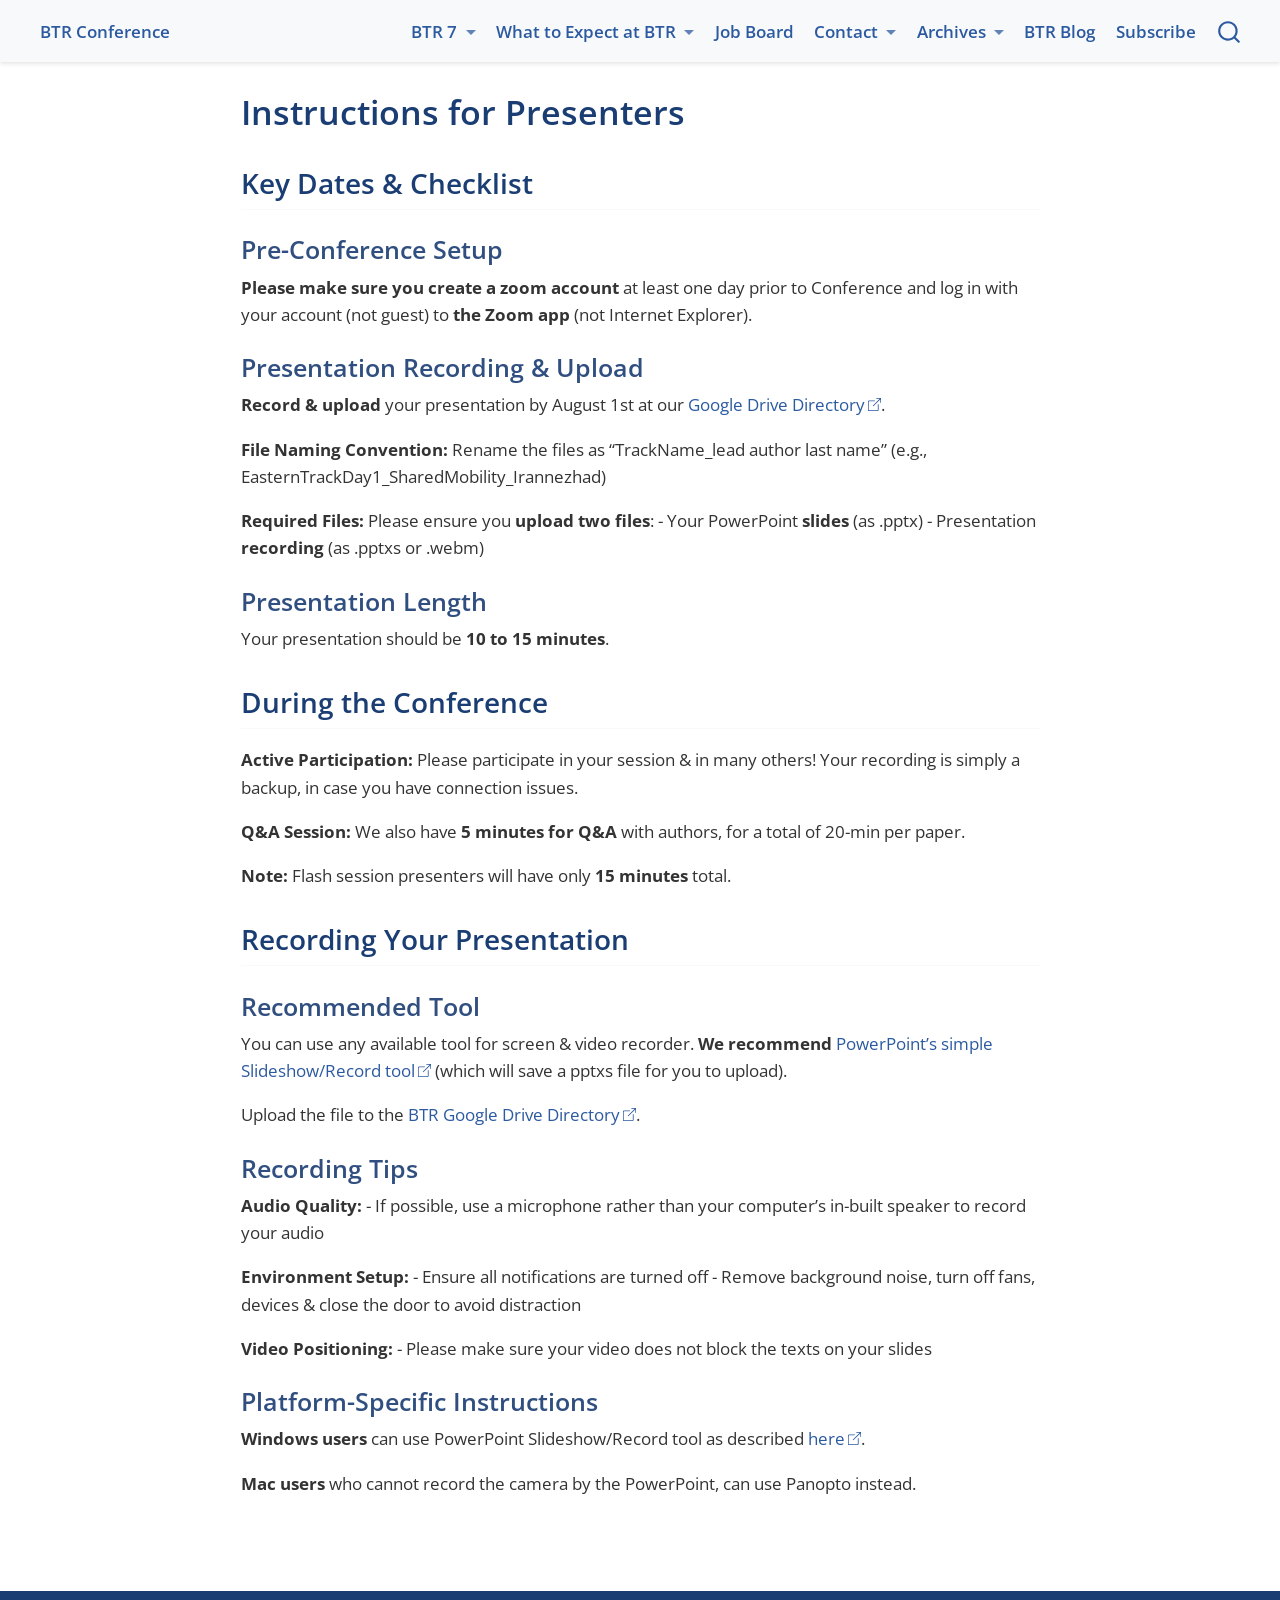
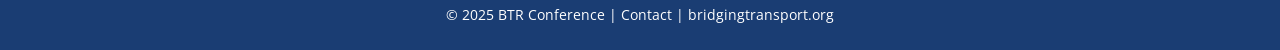
<file: docs/instructions-for-presenters.html>
<!DOCTYPE html>
<html xmlns="http://www.w3.org/1999/xhtml" lang="en" xml:lang="en"><head>

<meta charset="utf-8">
<meta name="generator" content="quarto-1.7.3">

<meta name="viewport" content="width=device-width, initial-scale=1.0, user-scalable=yes">


<title>Instructions for Presenters</title>
<style>
code{white-space: pre-wrap;}
span.smallcaps{font-variant: small-caps;}
div.columns{display: flex; gap: min(4vw, 1.5em);}
div.column{flex: auto; overflow-x: auto;}
div.hanging-indent{margin-left: 1.5em; text-indent: -1.5em;}
ul.task-list{list-style: none;}
ul.task-list li input[type="checkbox"] {
  width: 0.8em;
  margin: 0 0.8em 0.2em -1em; /* quarto-specific, see https://github.com/quarto-dev/quarto-cli/issues/4556 */ 
  vertical-align: middle;
}
</style>


<script src="site_libs/quarto-nav/quarto-nav.js"></script>
<script src="site_libs/quarto-nav/headroom.min.js"></script>
<script src="site_libs/clipboard/clipboard.min.js"></script>
<script src="site_libs/quarto-search/autocomplete.umd.js"></script>
<script src="site_libs/quarto-search/fuse.min.js"></script>
<script src="site_libs/quarto-search/quarto-search.js"></script>
<meta name="quarto:offset" content="./">
<link href="./images/favicon.ico" rel="icon">
<script src="site_libs/quarto-html/quarto.js"></script>
<script src="site_libs/quarto-html/popper.min.js"></script>
<script src="site_libs/quarto-html/tippy.umd.min.js"></script>
<script src="site_libs/quarto-html/anchor.min.js"></script>
<link href="site_libs/quarto-html/tippy.css" rel="stylesheet">
<link href="site_libs/quarto-html/quarto-syntax-highlighting-81b5c3e63835cfde897ecd3d35a35a41.css" rel="stylesheet" id="quarto-text-highlighting-styles">
<script src="site_libs/bootstrap/bootstrap.min.js"></script>
<link href="site_libs/bootstrap/bootstrap-icons.css" rel="stylesheet">
<link href="site_libs/bootstrap/bootstrap-a12c50d3f2d9294358037576d51a2b74.min.css" rel="stylesheet" append-hash="true" id="quarto-bootstrap" data-mode="light">
<script id="quarto-search-options" type="application/json">{
  "location": "navbar",
  "copy-button": false,
  "collapse-after": 3,
  "panel-placement": "end",
  "type": "overlay",
  "limit": 50,
  "keyboard-shortcut": [
    "f",
    "/",
    "s"
  ],
  "language": {
    "search-no-results-text": "No results",
    "search-matching-documents-text": "matching documents",
    "search-copy-link-title": "Copy link to search",
    "search-hide-matches-text": "Hide additional matches",
    "search-more-match-text": "more match in this document",
    "search-more-matches-text": "more matches in this document",
    "search-clear-button-title": "Clear",
    "search-text-placeholder": "",
    "search-detached-cancel-button-title": "Cancel",
    "search-submit-button-title": "Submit",
    "search-label": "Search"
  }
}</script>
<style>html{ scroll-behavior: smooth; }</style>


<link rel="stylesheet" href="css/styles.css">
</head>

<body class="nav-fixed fullcontent">

<div id="quarto-search-results"></div>
  <header id="quarto-header" class="headroom fixed-top">
    <nav class="navbar navbar-expand-lg " data-bs-theme="dark">
      <div class="navbar-container container-fluid">
            <div id="quarto-search" class="" title="Search"></div>
          <button class="navbar-toggler" type="button" data-bs-toggle="collapse" data-bs-target="#navbarCollapse" aria-controls="navbarCollapse" role="menu" aria-expanded="false" aria-label="Toggle navigation" onclick="if (window.quartoToggleHeadroom) { window.quartoToggleHeadroom(); }">
  <span class="navbar-toggler-icon"></span>
</button>
          <div class="collapse navbar-collapse" id="navbarCollapse">
            <ul class="navbar-nav navbar-nav-scroll me-auto">
  <li class="nav-item">
    <a class="nav-link" href="./index.html"> 
<span class="menu-text">BTR Conference</span></a>
  </li>  
</ul>
            <ul class="navbar-nav navbar-nav-scroll ms-auto">
  <li class="nav-item dropdown ">
    <a class="nav-link dropdown-toggle" href="#" id="nav-menu-btr-7" role="link" data-bs-toggle="dropdown" aria-expanded="false">
 <span class="menu-text">BTR 7</span>
    </a>
    <ul class="dropdown-menu dropdown-menu-end" aria-labelledby="nav-menu-btr-7">    
        <li>
    <a class="dropdown-item" href="./#register">
 <span class="dropdown-text">Register</span></a>
  </li>  
        <li>
    <a class="dropdown-item" href="./#headliners">
 <span class="dropdown-text">Headliners</span></a>
  </li>  
        <li>
    <a class="dropdown-item" href="./#program">
 <span class="dropdown-text">Program</span></a>
  </li>  
    </ul>
  </li>
  <li class="nav-item dropdown ">
    <a class="nav-link dropdown-toggle" href="#" id="nav-menu-what-to-expect-at-btr" role="link" data-bs-toggle="dropdown" aria-expanded="false">
 <span class="menu-text">What to Expect at BTR</span>
    </a>
    <ul class="dropdown-menu dropdown-menu-end" aria-labelledby="nav-menu-what-to-expect-at-btr">    
        <li>
    <a class="dropdown-item" href="./what-to-expect.html">
 <span class="dropdown-text">What to Expect</span></a>
  </li>  
        <li>
    <a class="dropdown-item" href="./instructions-for-presenters.html">
 <span class="dropdown-text">Instructions for presenters</span></a>
  </li>  
    </ul>
  </li>
  <li class="nav-item">
    <a class="nav-link" href="./job-board.html"> 
<span class="menu-text">Job Board</span></a>
  </li>  
  <li class="nav-item dropdown ">
    <a class="nav-link dropdown-toggle" href="#" id="nav-menu-contact" role="link" data-bs-toggle="dropdown" aria-expanded="false">
 <span class="menu-text">Contact</span>
    </a>
    <ul class="dropdown-menu dropdown-menu-end" aria-labelledby="nav-menu-contact">    
        <li>
    <a class="dropdown-item" href="./organizing-committee.html">
 <span class="dropdown-text">Organizing Committee</span></a>
  </li>  
        <li>
    <a class="dropdown-item" href="./#volunteer">
 <span class="dropdown-text">Volunteer Registration</span></a>
  </li>  
        <li>
    <a class="dropdown-item" href="./#contact">
 <span class="dropdown-text">General Inquiries</span></a>
  </li>  
    </ul>
  </li>
  <li class="nav-item dropdown ">
    <a class="nav-link dropdown-toggle" href="#" id="nav-menu-archives" role="link" data-bs-toggle="dropdown" aria-expanded="false">
 <span class="menu-text">Archives</span>
    </a>
    <ul class="dropdown-menu dropdown-menu-end" aria-labelledby="nav-menu-archives">    
        <li>
    <a class="dropdown-item" href="https://bridgingtransport.org/archive-directory/archive-of-btr-1-january-2020/">
 <span class="dropdown-text">BTR 1 (Jan 2020)</span></a>
  </li>  
        <li>
    <a class="dropdown-item" href="https://bridgingtransport.org/archive-directory/archive-of-btr-2-august-2020/">
 <span class="dropdown-text">BTR 2 (Aug 2020)</span></a>
  </li>  
        <li>
    <a class="dropdown-item" href="https://bridgingtransport.org/archive-directory/archive-of-btr-3-august-2021/">
 <span class="dropdown-text">BTR 3 (Aug 2021)</span></a>
  </li>  
        <li>
    <a class="dropdown-item" href="https://bridgingtransport.org/archive-directory/archive-of-btr-4-august-2022/">
 <span class="dropdown-text">BTR 4 (Aug 2022)</span></a>
  </li>  
        <li>
    <a class="dropdown-item" href="https://bridgingtransport.org/archive-directory/archive-of-btr-5-august-2023/">
 <span class="dropdown-text">BTR 5 (Aug 2023)</span></a>
  </li>  
        <li>
    <a class="dropdown-item" href="https://bridgingtransport.org/archive-directory/archive-of-btr-6-august-2024/">
 <span class="dropdown-text">BTR 6 (Aug 2024)</span></a>
  </li>  
        <li>
    <a class="dropdown-item" href="https://bridgingtransport.org/archive-directory/archive-of-btr-7-august-2025/">
 <span class="dropdown-text">BTR 7 (Aug 2025)</span></a>
  </li>  
    </ul>
  </li>
  <li class="nav-item">
    <a class="nav-link" href="./blog.html"> 
<span class="menu-text">BTR Blog</span></a>
  </li>  
  <li class="nav-item">
    <a class="nav-link" href="./#subscribe"> 
<span class="menu-text">Subscribe</span></a>
  </li>  
</ul>
          </div> <!-- /navcollapse -->
            <div class="quarto-navbar-tools">
</div>
      </div> <!-- /container-fluid -->
    </nav>
</header>
<!-- content -->
<div id="quarto-content" class="quarto-container page-columns page-rows-contents page-layout-article page-navbar">
<!-- sidebar -->
<!-- margin-sidebar -->
    
<!-- main -->
<main class="content" id="quarto-document-content">

<header id="title-block-header" class="quarto-title-block default">
<div class="quarto-title">
<h1 class="title">Instructions for Presenters</h1>
</div>



<div class="quarto-title-meta">

    
  
    
  </div>
  


</header>


<section id="key-dates-checklist" class="level2">
<h2 class="anchored" data-anchor-id="key-dates-checklist">Key Dates &amp; Checklist</h2>
<section id="pre-conference-setup" class="level3">
<h3 class="anchored" data-anchor-id="pre-conference-setup">Pre-Conference Setup</h3>
<p><strong>Please make sure you create a zoom account</strong> at least one day prior to Conference and log in with your account (not guest) to <strong>the Zoom app</strong> (not Internet Explorer).</p>
</section>
<section id="presentation-recording-upload" class="level3">
<h3 class="anchored" data-anchor-id="presentation-recording-upload">Presentation Recording &amp; Upload</h3>
<p><strong>Record &amp; upload</strong> your presentation by August 1st at our <a href="https://drive.google.com/">Google Drive Directory</a>.</p>
<p><strong>File Naming Convention:</strong> Rename the files as “TrackName_lead author last name” (e.g., EasternTrackDay1_SharedMobility_Irannezhad)</p>
<p><strong>Required Files:</strong> Please ensure you <strong>upload two files</strong>: - Your PowerPoint <strong>slides</strong> (as .pptx) - Presentation <strong>recording</strong> (as .pptxs or .webm)</p>
</section>
<section id="presentation-length" class="level3">
<h3 class="anchored" data-anchor-id="presentation-length">Presentation Length</h3>
<p>Your presentation should be <strong>10 to 15 minutes</strong>.</p>
</section>
</section>
<section id="during-the-conference" class="level2">
<h2 class="anchored" data-anchor-id="during-the-conference">During the Conference</h2>
<p><strong>Active Participation:</strong> Please participate in your session &amp; in many others! Your recording is simply a backup, in case you have connection issues.</p>
<p><strong>Q&amp;A Session:</strong> We also have <strong>5 minutes for Q&amp;A</strong> with authors, for a total of 20-min per paper.</p>
<p><strong>Note:</strong> Flash session presenters will have only <strong>15 minutes</strong> total.</p>
</section>
<section id="recording-your-presentation" class="level2">
<h2 class="anchored" data-anchor-id="recording-your-presentation">Recording Your Presentation</h2>
<section id="recommended-tool" class="level3">
<h3 class="anchored" data-anchor-id="recommended-tool">Recommended Tool</h3>
<p>You can use any available tool for screen &amp; video recorder. <strong>We recommend <a href="https://support.microsoft.com/en-us/office/record-a-slide-show-with-narration-and-slide-timings-0b9502c6-5f6c-40ae-b1e7-e47d8741161c">PowerPoint’s simple Slideshow/Record tool</a></strong> (which will save a pptxs file for you to upload).</p>
<p>Upload the file to the <a href="https://drive.google.com/">BTR Google Drive Directory</a>.</p>
</section>
<section id="recording-tips" class="level3">
<h3 class="anchored" data-anchor-id="recording-tips">Recording Tips</h3>
<p><strong>Audio Quality:</strong> - If possible, use a microphone rather than your computer’s in-built speaker to record your audio</p>
<p><strong>Environment Setup:</strong> - Ensure all notifications are turned off - Remove background noise, turn off fans, devices &amp; close the door to avoid distraction</p>
<p><strong>Video Positioning:</strong> - Please make sure your video does not block the texts on your slides</p>
</section>
<section id="platform-specific-instructions" class="level3">
<h3 class="anchored" data-anchor-id="platform-specific-instructions">Platform-Specific Instructions</h3>
<p><strong>Windows users</strong> can use PowerPoint Slideshow/Record tool as described <a href="https://support.microsoft.com/en-us/office/record-a-slide-show-with-narration-and-slide-timings-0b9502c6-5f6c-40ae-b1e7-e47d8741161c">here</a>.</p>
<p><strong>Mac users</strong> who cannot record the camera by the PowerPoint, can use Panopto instead.</p>


</section>
</section>

<a onclick="window.scrollTo(0, 0); return false;" role="button" id="quarto-back-to-top"><i class="bi bi-arrow-up"></i> Back to top</a></main> <!-- /main -->
<script id="quarto-html-after-body" type="application/javascript">
window.document.addEventListener("DOMContentLoaded", function (event) {
  const toggleBodyColorMode = (bsSheetEl) => {
    const mode = bsSheetEl.getAttribute("data-mode");
    const bodyEl = window.document.querySelector("body");
    if (mode === "dark") {
      bodyEl.classList.add("quarto-dark");
      bodyEl.classList.remove("quarto-light");
    } else {
      bodyEl.classList.add("quarto-light");
      bodyEl.classList.remove("quarto-dark");
    }
  }
  const toggleBodyColorPrimary = () => {
    const bsSheetEl = window.document.querySelector("link#quarto-bootstrap");
    if (bsSheetEl) {
      toggleBodyColorMode(bsSheetEl);
    }
  }
  toggleBodyColorPrimary();  
  const icon = "";
  const anchorJS = new window.AnchorJS();
  anchorJS.options = {
    placement: 'right',
    icon: icon
  };
  anchorJS.add('.anchored');
  const isCodeAnnotation = (el) => {
    for (const clz of el.classList) {
      if (clz.startsWith('code-annotation-')) {                     
        return true;
      }
    }
    return false;
  }
  const onCopySuccess = function(e) {
    // button target
    const button = e.trigger;
    // don't keep focus
    button.blur();
    // flash "checked"
    button.classList.add('code-copy-button-checked');
    var currentTitle = button.getAttribute("title");
    button.setAttribute("title", "Copied!");
    let tooltip;
    if (window.bootstrap) {
      button.setAttribute("data-bs-toggle", "tooltip");
      button.setAttribute("data-bs-placement", "left");
      button.setAttribute("data-bs-title", "Copied!");
      tooltip = new bootstrap.Tooltip(button, 
        { trigger: "manual", 
          customClass: "code-copy-button-tooltip",
          offset: [0, -8]});
      tooltip.show();    
    }
    setTimeout(function() {
      if (tooltip) {
        tooltip.hide();
        button.removeAttribute("data-bs-title");
        button.removeAttribute("data-bs-toggle");
        button.removeAttribute("data-bs-placement");
      }
      button.setAttribute("title", currentTitle);
      button.classList.remove('code-copy-button-checked');
    }, 1000);
    // clear code selection
    e.clearSelection();
  }
  const getTextToCopy = function(trigger) {
      const codeEl = trigger.previousElementSibling.cloneNode(true);
      for (const childEl of codeEl.children) {
        if (isCodeAnnotation(childEl)) {
          childEl.remove();
        }
      }
      return codeEl.innerText;
  }
  const clipboard = new window.ClipboardJS('.code-copy-button:not([data-in-quarto-modal])', {
    text: getTextToCopy
  });
  clipboard.on('success', onCopySuccess);
  if (window.document.getElementById('quarto-embedded-source-code-modal')) {
    const clipboardModal = new window.ClipboardJS('.code-copy-button[data-in-quarto-modal]', {
      text: getTextToCopy,
      container: window.document.getElementById('quarto-embedded-source-code-modal')
    });
    clipboardModal.on('success', onCopySuccess);
  }
    var localhostRegex = new RegExp(/^(?:http|https):\/\/localhost\:?[0-9]*\//);
    var mailtoRegex = new RegExp(/^mailto:/);
      var filterRegex = new RegExp("https:\/\/bridgingtransport\.org");
    var isInternal = (href) => {
        return filterRegex.test(href) || localhostRegex.test(href) || mailtoRegex.test(href);
    }
    // Inspect non-navigation links and adorn them if external
 	var links = window.document.querySelectorAll('a[href]:not(.nav-link):not(.navbar-brand):not(.toc-action):not(.sidebar-link):not(.sidebar-item-toggle):not(.pagination-link):not(.no-external):not([aria-hidden]):not(.dropdown-item):not(.quarto-navigation-tool):not(.about-link)');
    for (var i=0; i<links.length; i++) {
      const link = links[i];
      if (!isInternal(link.href)) {
        // undo the damage that might have been done by quarto-nav.js in the case of
        // links that we want to consider external
        if (link.dataset.originalHref !== undefined) {
          link.href = link.dataset.originalHref;
        }
          // target, if specified
          link.setAttribute("target", "_blank");
          if (link.getAttribute("rel") === null) {
            link.setAttribute("rel", "noopener");
          }
          // default icon
          link.classList.add("external");
      }
    }
  function tippyHover(el, contentFn, onTriggerFn, onUntriggerFn) {
    const config = {
      allowHTML: true,
      maxWidth: 500,
      delay: 100,
      arrow: false,
      appendTo: function(el) {
          return el.parentElement;
      },
      interactive: true,
      interactiveBorder: 10,
      theme: 'quarto',
      placement: 'bottom-start',
    };
    if (contentFn) {
      config.content = contentFn;
    }
    if (onTriggerFn) {
      config.onTrigger = onTriggerFn;
    }
    if (onUntriggerFn) {
      config.onUntrigger = onUntriggerFn;
    }
    window.tippy(el, config); 
  }
  const noterefs = window.document.querySelectorAll('a[role="doc-noteref"]');
  for (var i=0; i<noterefs.length; i++) {
    const ref = noterefs[i];
    tippyHover(ref, function() {
      // use id or data attribute instead here
      let href = ref.getAttribute('data-footnote-href') || ref.getAttribute('href');
      try { href = new URL(href).hash; } catch {}
      const id = href.replace(/^#\/?/, "");
      const note = window.document.getElementById(id);
      if (note) {
        return note.innerHTML;
      } else {
        return "";
      }
    });
  }
  const xrefs = window.document.querySelectorAll('a.quarto-xref');
  const processXRef = (id, note) => {
    // Strip column container classes
    const stripColumnClz = (el) => {
      el.classList.remove("page-full", "page-columns");
      if (el.children) {
        for (const child of el.children) {
          stripColumnClz(child);
        }
      }
    }
    stripColumnClz(note)
    if (id === null || id.startsWith('sec-')) {
      // Special case sections, only their first couple elements
      const container = document.createElement("div");
      if (note.children && note.children.length > 2) {
        container.appendChild(note.children[0].cloneNode(true));
        for (let i = 1; i < note.children.length; i++) {
          const child = note.children[i];
          if (child.tagName === "P" && child.innerText === "") {
            continue;
          } else {
            container.appendChild(child.cloneNode(true));
            break;
          }
        }
        if (window.Quarto?.typesetMath) {
          window.Quarto.typesetMath(container);
        }
        return container.innerHTML
      } else {
        if (window.Quarto?.typesetMath) {
          window.Quarto.typesetMath(note);
        }
        return note.innerHTML;
      }
    } else {
      // Remove any anchor links if they are present
      const anchorLink = note.querySelector('a.anchorjs-link');
      if (anchorLink) {
        anchorLink.remove();
      }
      if (window.Quarto?.typesetMath) {
        window.Quarto.typesetMath(note);
      }
      if (note.classList.contains("callout")) {
        return note.outerHTML;
      } else {
        return note.innerHTML;
      }
    }
  }
  for (var i=0; i<xrefs.length; i++) {
    const xref = xrefs[i];
    tippyHover(xref, undefined, function(instance) {
      instance.disable();
      let url = xref.getAttribute('href');
      let hash = undefined; 
      if (url.startsWith('#')) {
        hash = url;
      } else {
        try { hash = new URL(url).hash; } catch {}
      }
      if (hash) {
        const id = hash.replace(/^#\/?/, "");
        const note = window.document.getElementById(id);
        if (note !== null) {
          try {
            const html = processXRef(id, note.cloneNode(true));
            instance.setContent(html);
          } finally {
            instance.enable();
            instance.show();
          }
        } else {
          // See if we can fetch this
          fetch(url.split('#')[0])
          .then(res => res.text())
          .then(html => {
            const parser = new DOMParser();
            const htmlDoc = parser.parseFromString(html, "text/html");
            const note = htmlDoc.getElementById(id);
            if (note !== null) {
              const html = processXRef(id, note);
              instance.setContent(html);
            } 
          }).finally(() => {
            instance.enable();
            instance.show();
          });
        }
      } else {
        // See if we can fetch a full url (with no hash to target)
        // This is a special case and we should probably do some content thinning / targeting
        fetch(url)
        .then(res => res.text())
        .then(html => {
          const parser = new DOMParser();
          const htmlDoc = parser.parseFromString(html, "text/html");
          const note = htmlDoc.querySelector('main.content');
          if (note !== null) {
            // This should only happen for chapter cross references
            // (since there is no id in the URL)
            // remove the first header
            if (note.children.length > 0 && note.children[0].tagName === "HEADER") {
              note.children[0].remove();
            }
            const html = processXRef(null, note);
            instance.setContent(html);
          } 
        }).finally(() => {
          instance.enable();
          instance.show();
        });
      }
    }, function(instance) {
    });
  }
      let selectedAnnoteEl;
      const selectorForAnnotation = ( cell, annotation) => {
        let cellAttr = 'data-code-cell="' + cell + '"';
        let lineAttr = 'data-code-annotation="' +  annotation + '"';
        const selector = 'span[' + cellAttr + '][' + lineAttr + ']';
        return selector;
      }
      const selectCodeLines = (annoteEl) => {
        const doc = window.document;
        const targetCell = annoteEl.getAttribute("data-target-cell");
        const targetAnnotation = annoteEl.getAttribute("data-target-annotation");
        const annoteSpan = window.document.querySelector(selectorForAnnotation(targetCell, targetAnnotation));
        const lines = annoteSpan.getAttribute("data-code-lines").split(",");
        const lineIds = lines.map((line) => {
          return targetCell + "-" + line;
        })
        let top = null;
        let height = null;
        let parent = null;
        if (lineIds.length > 0) {
            //compute the position of the single el (top and bottom and make a div)
            const el = window.document.getElementById(lineIds[0]);
            top = el.offsetTop;
            height = el.offsetHeight;
            parent = el.parentElement.parentElement;
          if (lineIds.length > 1) {
            const lastEl = window.document.getElementById(lineIds[lineIds.length - 1]);
            const bottom = lastEl.offsetTop + lastEl.offsetHeight;
            height = bottom - top;
          }
          if (top !== null && height !== null && parent !== null) {
            // cook up a div (if necessary) and position it 
            let div = window.document.getElementById("code-annotation-line-highlight");
            if (div === null) {
              div = window.document.createElement("div");
              div.setAttribute("id", "code-annotation-line-highlight");
              div.style.position = 'absolute';
              parent.appendChild(div);
            }
            div.style.top = top - 2 + "px";
            div.style.height = height + 4 + "px";
            div.style.left = 0;
            let gutterDiv = window.document.getElementById("code-annotation-line-highlight-gutter");
            if (gutterDiv === null) {
              gutterDiv = window.document.createElement("div");
              gutterDiv.setAttribute("id", "code-annotation-line-highlight-gutter");
              gutterDiv.style.position = 'absolute';
              const codeCell = window.document.getElementById(targetCell);
              const gutter = codeCell.querySelector('.code-annotation-gutter');
              gutter.appendChild(gutterDiv);
            }
            gutterDiv.style.top = top - 2 + "px";
            gutterDiv.style.height = height + 4 + "px";
          }
          selectedAnnoteEl = annoteEl;
        }
      };
      const unselectCodeLines = () => {
        const elementsIds = ["code-annotation-line-highlight", "code-annotation-line-highlight-gutter"];
        elementsIds.forEach((elId) => {
          const div = window.document.getElementById(elId);
          if (div) {
            div.remove();
          }
        });
        selectedAnnoteEl = undefined;
      };
        // Handle positioning of the toggle
    window.addEventListener(
      "resize",
      throttle(() => {
        elRect = undefined;
        if (selectedAnnoteEl) {
          selectCodeLines(selectedAnnoteEl);
        }
      }, 10)
    );
    function throttle(fn, ms) {
    let throttle = false;
    let timer;
      return (...args) => {
        if(!throttle) { // first call gets through
            fn.apply(this, args);
            throttle = true;
        } else { // all the others get throttled
            if(timer) clearTimeout(timer); // cancel #2
            timer = setTimeout(() => {
              fn.apply(this, args);
              timer = throttle = false;
            }, ms);
        }
      };
    }
      // Attach click handler to the DT
      const annoteDls = window.document.querySelectorAll('dt[data-target-cell]');
      for (const annoteDlNode of annoteDls) {
        annoteDlNode.addEventListener('click', (event) => {
          const clickedEl = event.target;
          if (clickedEl !== selectedAnnoteEl) {
            unselectCodeLines();
            const activeEl = window.document.querySelector('dt[data-target-cell].code-annotation-active');
            if (activeEl) {
              activeEl.classList.remove('code-annotation-active');
            }
            selectCodeLines(clickedEl);
            clickedEl.classList.add('code-annotation-active');
          } else {
            // Unselect the line
            unselectCodeLines();
            clickedEl.classList.remove('code-annotation-active');
          }
        });
      }
  const findCites = (el) => {
    const parentEl = el.parentElement;
    if (parentEl) {
      const cites = parentEl.dataset.cites;
      if (cites) {
        return {
          el,
          cites: cites.split(' ')
        };
      } else {
        return findCites(el.parentElement)
      }
    } else {
      return undefined;
    }
  };
  var bibliorefs = window.document.querySelectorAll('a[role="doc-biblioref"]');
  for (var i=0; i<bibliorefs.length; i++) {
    const ref = bibliorefs[i];
    const citeInfo = findCites(ref);
    if (citeInfo) {
      tippyHover(citeInfo.el, function() {
        var popup = window.document.createElement('div');
        citeInfo.cites.forEach(function(cite) {
          var citeDiv = window.document.createElement('div');
          citeDiv.classList.add('hanging-indent');
          citeDiv.classList.add('csl-entry');
          var biblioDiv = window.document.getElementById('ref-' + cite);
          if (biblioDiv) {
            citeDiv.innerHTML = biblioDiv.innerHTML;
          }
          popup.appendChild(citeDiv);
        });
        return popup.innerHTML;
      });
    }
  }
});
</script>
</div> <!-- /content -->
<footer class="footer">
  <div class="nav-footer">
    <div class="nav-footer-left">
      &nbsp;
    </div>   
    <div class="nav-footer-center">
      <ul class="footer-items list-unstyled">
    <li class="nav-item">
 © 2025 BTR Conference | <a href="mailto:bridgingtransport@gmail.com">Contact</a> | <a href="https://bridgingtransport.org">bridgingtransport.org</a>
  </li>  
</ul>
    </div>
    <div class="nav-footer-right">
      &nbsp;
    </div>
  </div>
</footer>




<script src="site_libs/quarto-html/zenscroll-min.js"></script>
</body></html>
</file>
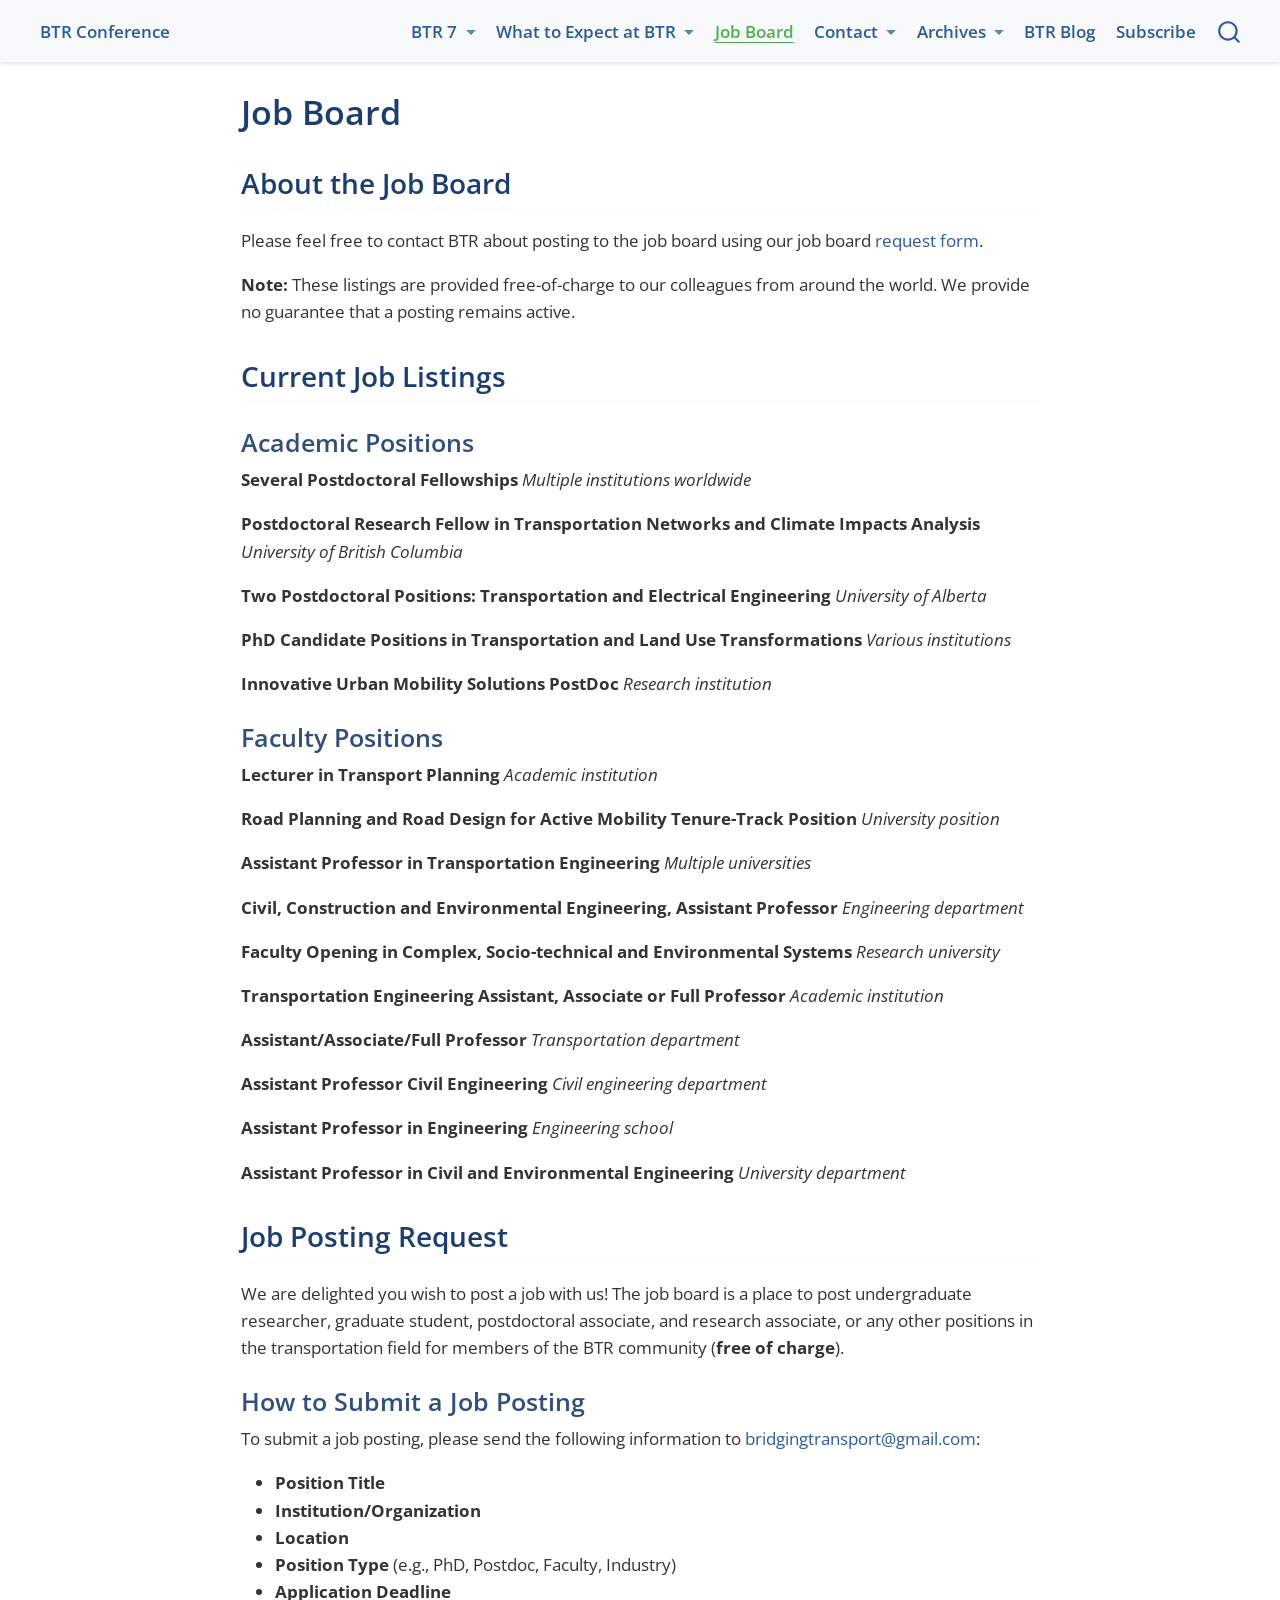
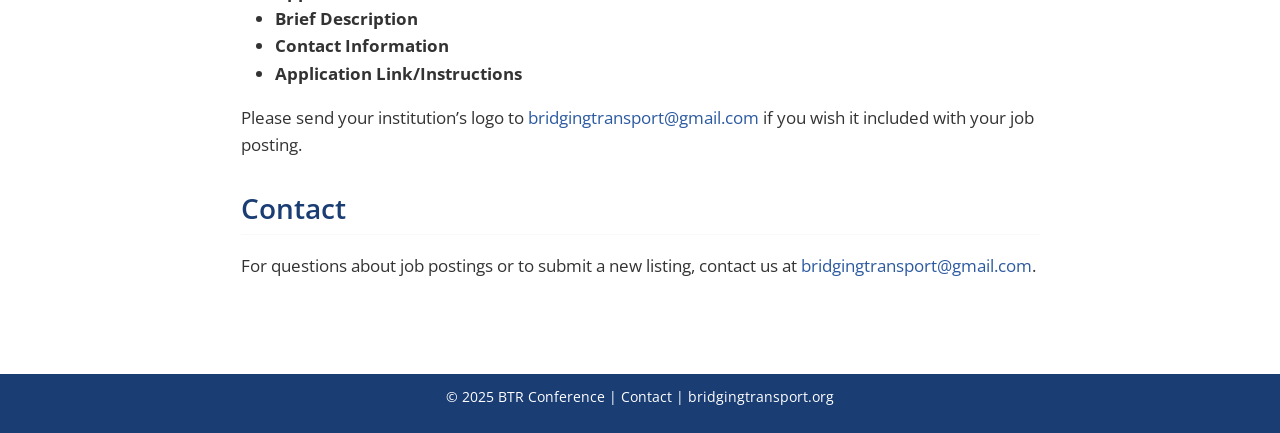
<file: docs/job-board.html>
<!DOCTYPE html>
<html xmlns="http://www.w3.org/1999/xhtml" lang="en" xml:lang="en"><head>

<meta charset="utf-8">
<meta name="generator" content="quarto-1.7.3">

<meta name="viewport" content="width=device-width, initial-scale=1.0, user-scalable=yes">


<title>Job Board</title>
<style>
code{white-space: pre-wrap;}
span.smallcaps{font-variant: small-caps;}
div.columns{display: flex; gap: min(4vw, 1.5em);}
div.column{flex: auto; overflow-x: auto;}
div.hanging-indent{margin-left: 1.5em; text-indent: -1.5em;}
ul.task-list{list-style: none;}
ul.task-list li input[type="checkbox"] {
  width: 0.8em;
  margin: 0 0.8em 0.2em -1em; /* quarto-specific, see https://github.com/quarto-dev/quarto-cli/issues/4556 */ 
  vertical-align: middle;
}
</style>


<script src="site_libs/quarto-nav/quarto-nav.js"></script>
<script src="site_libs/quarto-nav/headroom.min.js"></script>
<script src="site_libs/clipboard/clipboard.min.js"></script>
<script src="site_libs/quarto-search/autocomplete.umd.js"></script>
<script src="site_libs/quarto-search/fuse.min.js"></script>
<script src="site_libs/quarto-search/quarto-search.js"></script>
<meta name="quarto:offset" content="./">
<link href="./images/favicon.ico" rel="icon">
<script src="site_libs/quarto-html/quarto.js"></script>
<script src="site_libs/quarto-html/popper.min.js"></script>
<script src="site_libs/quarto-html/tippy.umd.min.js"></script>
<script src="site_libs/quarto-html/anchor.min.js"></script>
<link href="site_libs/quarto-html/tippy.css" rel="stylesheet">
<link href="site_libs/quarto-html/quarto-syntax-highlighting-81b5c3e63835cfde897ecd3d35a35a41.css" rel="stylesheet" id="quarto-text-highlighting-styles">
<script src="site_libs/bootstrap/bootstrap.min.js"></script>
<link href="site_libs/bootstrap/bootstrap-icons.css" rel="stylesheet">
<link href="site_libs/bootstrap/bootstrap-a12c50d3f2d9294358037576d51a2b74.min.css" rel="stylesheet" append-hash="true" id="quarto-bootstrap" data-mode="light">
<script id="quarto-search-options" type="application/json">{
  "location": "navbar",
  "copy-button": false,
  "collapse-after": 3,
  "panel-placement": "end",
  "type": "overlay",
  "limit": 50,
  "keyboard-shortcut": [
    "f",
    "/",
    "s"
  ],
  "language": {
    "search-no-results-text": "No results",
    "search-matching-documents-text": "matching documents",
    "search-copy-link-title": "Copy link to search",
    "search-hide-matches-text": "Hide additional matches",
    "search-more-match-text": "more match in this document",
    "search-more-matches-text": "more matches in this document",
    "search-clear-button-title": "Clear",
    "search-text-placeholder": "",
    "search-detached-cancel-button-title": "Cancel",
    "search-submit-button-title": "Submit",
    "search-label": "Search"
  }
}</script>
<style>html{ scroll-behavior: smooth; }</style>


<link rel="stylesheet" href="css/styles.css">
</head>

<body class="nav-fixed fullcontent">

<div id="quarto-search-results"></div>
  <header id="quarto-header" class="headroom fixed-top">
    <nav class="navbar navbar-expand-lg " data-bs-theme="dark">
      <div class="navbar-container container-fluid">
            <div id="quarto-search" class="" title="Search"></div>
          <button class="navbar-toggler" type="button" data-bs-toggle="collapse" data-bs-target="#navbarCollapse" aria-controls="navbarCollapse" role="menu" aria-expanded="false" aria-label="Toggle navigation" onclick="if (window.quartoToggleHeadroom) { window.quartoToggleHeadroom(); }">
  <span class="navbar-toggler-icon"></span>
</button>
          <div class="collapse navbar-collapse" id="navbarCollapse">
            <ul class="navbar-nav navbar-nav-scroll me-auto">
  <li class="nav-item">
    <a class="nav-link" href="./index.html"> 
<span class="menu-text">BTR Conference</span></a>
  </li>  
</ul>
            <ul class="navbar-nav navbar-nav-scroll ms-auto">
  <li class="nav-item dropdown ">
    <a class="nav-link dropdown-toggle" href="#" id="nav-menu-btr-7" role="link" data-bs-toggle="dropdown" aria-expanded="false">
 <span class="menu-text">BTR 7</span>
    </a>
    <ul class="dropdown-menu dropdown-menu-end" aria-labelledby="nav-menu-btr-7">    
        <li>
    <a class="dropdown-item" href="./#register">
 <span class="dropdown-text">Register</span></a>
  </li>  
        <li>
    <a class="dropdown-item" href="./#headliners">
 <span class="dropdown-text">Headliners</span></a>
  </li>  
        <li>
    <a class="dropdown-item" href="./#program">
 <span class="dropdown-text">Program</span></a>
  </li>  
    </ul>
  </li>
  <li class="nav-item dropdown ">
    <a class="nav-link dropdown-toggle" href="#" id="nav-menu-what-to-expect-at-btr" role="link" data-bs-toggle="dropdown" aria-expanded="false">
 <span class="menu-text">What to Expect at BTR</span>
    </a>
    <ul class="dropdown-menu dropdown-menu-end" aria-labelledby="nav-menu-what-to-expect-at-btr">    
        <li>
    <a class="dropdown-item" href="./what-to-expect.html">
 <span class="dropdown-text">What to Expect</span></a>
  </li>  
        <li>
    <a class="dropdown-item" href="./instructions-for-presenters.html">
 <span class="dropdown-text">Instructions for presenters</span></a>
  </li>  
    </ul>
  </li>
  <li class="nav-item">
    <a class="nav-link active" href="./job-board.html" aria-current="page"> 
<span class="menu-text">Job Board</span></a>
  </li>  
  <li class="nav-item dropdown ">
    <a class="nav-link dropdown-toggle" href="#" id="nav-menu-contact" role="link" data-bs-toggle="dropdown" aria-expanded="false">
 <span class="menu-text">Contact</span>
    </a>
    <ul class="dropdown-menu dropdown-menu-end" aria-labelledby="nav-menu-contact">    
        <li>
    <a class="dropdown-item" href="./organizing-committee.html">
 <span class="dropdown-text">Organizing Committee</span></a>
  </li>  
        <li>
    <a class="dropdown-item" href="./#volunteer">
 <span class="dropdown-text">Volunteer Registration</span></a>
  </li>  
        <li>
    <a class="dropdown-item" href="./#contact">
 <span class="dropdown-text">General Inquiries</span></a>
  </li>  
    </ul>
  </li>
  <li class="nav-item dropdown ">
    <a class="nav-link dropdown-toggle" href="#" id="nav-menu-archives" role="link" data-bs-toggle="dropdown" aria-expanded="false">
 <span class="menu-text">Archives</span>
    </a>
    <ul class="dropdown-menu dropdown-menu-end" aria-labelledby="nav-menu-archives">    
        <li>
    <a class="dropdown-item" href="https://bridgingtransport.org/archive-directory/archive-of-btr-1-january-2020/">
 <span class="dropdown-text">BTR 1 (Jan 2020)</span></a>
  </li>  
        <li>
    <a class="dropdown-item" href="https://bridgingtransport.org/archive-directory/archive-of-btr-2-august-2020/">
 <span class="dropdown-text">BTR 2 (Aug 2020)</span></a>
  </li>  
        <li>
    <a class="dropdown-item" href="https://bridgingtransport.org/archive-directory/archive-of-btr-3-august-2021/">
 <span class="dropdown-text">BTR 3 (Aug 2021)</span></a>
  </li>  
        <li>
    <a class="dropdown-item" href="https://bridgingtransport.org/archive-directory/archive-of-btr-4-august-2022/">
 <span class="dropdown-text">BTR 4 (Aug 2022)</span></a>
  </li>  
        <li>
    <a class="dropdown-item" href="https://bridgingtransport.org/archive-directory/archive-of-btr-5-august-2023/">
 <span class="dropdown-text">BTR 5 (Aug 2023)</span></a>
  </li>  
        <li>
    <a class="dropdown-item" href="https://bridgingtransport.org/archive-directory/archive-of-btr-6-august-2024/">
 <span class="dropdown-text">BTR 6 (Aug 2024)</span></a>
  </li>  
        <li>
    <a class="dropdown-item" href="https://bridgingtransport.org/archive-directory/archive-of-btr-7-august-2025/">
 <span class="dropdown-text">BTR 7 (Aug 2025)</span></a>
  </li>  
    </ul>
  </li>
  <li class="nav-item">
    <a class="nav-link" href="./blog.html"> 
<span class="menu-text">BTR Blog</span></a>
  </li>  
  <li class="nav-item">
    <a class="nav-link" href="./#subscribe"> 
<span class="menu-text">Subscribe</span></a>
  </li>  
</ul>
          </div> <!-- /navcollapse -->
            <div class="quarto-navbar-tools">
</div>
      </div> <!-- /container-fluid -->
    </nav>
</header>
<!-- content -->
<div id="quarto-content" class="quarto-container page-columns page-rows-contents page-layout-article page-navbar">
<!-- sidebar -->
<!-- margin-sidebar -->
    
<!-- main -->
<main class="content" id="quarto-document-content">

<header id="title-block-header" class="quarto-title-block default">
<div class="quarto-title">
<h1 class="title">Job Board</h1>
</div>



<div class="quarto-title-meta">

    
  
    
  </div>
  


</header>


<section id="about-the-job-board" class="level2">
<h2 class="anchored" data-anchor-id="about-the-job-board">About the Job Board</h2>
<p>Please feel free to contact BTR about posting to the job board using our job board <a href="mailto:bridgingtransport@gmail.com?subject=Job%20Board%20Posting%20Request">request form</a>.</p>
<p><strong>Note:</strong> These listings are provided free-of-charge to our colleagues from around the world. We provide no guarantee that a posting remains active.</p>
</section>
<section id="current-job-listings" class="level2">
<h2 class="anchored" data-anchor-id="current-job-listings">Current Job Listings</h2>
<section id="academic-positions" class="level3">
<h3 class="anchored" data-anchor-id="academic-positions">Academic Positions</h3>
<p><strong>Several Postdoctoral Fellowships</strong> <em>Multiple institutions worldwide</em></p>
<p><strong>Postdoctoral Research Fellow in Transportation Networks and Climate Impacts Analysis</strong> <em>University of British Columbia</em></p>
<p><strong>Two Postdoctoral Positions: Transportation and Electrical Engineering</strong> <em>University of Alberta</em></p>
<p><strong>PhD Candidate Positions in Transportation and Land Use Transformations</strong> <em>Various institutions</em></p>
<p><strong>Innovative Urban Mobility Solutions PostDoc</strong> <em>Research institution</em></p>
</section>
<section id="faculty-positions" class="level3">
<h3 class="anchored" data-anchor-id="faculty-positions">Faculty Positions</h3>
<p><strong>Lecturer in Transport Planning</strong> <em>Academic institution</em></p>
<p><strong>Road Planning and Road Design for Active Mobility Tenure-Track Position</strong> <em>University position</em></p>
<p><strong>Assistant Professor in Transportation Engineering</strong> <em>Multiple universities</em></p>
<p><strong>Civil, Construction and Environmental Engineering, Assistant Professor</strong> <em>Engineering department</em></p>
<p><strong>Faculty Opening in Complex, Socio-technical and Environmental Systems</strong> <em>Research university</em></p>
<p><strong>Transportation Engineering Assistant, Associate or Full Professor</strong> <em>Academic institution</em></p>
<p><strong>Assistant/Associate/Full Professor</strong> <em>Transportation department</em></p>
<p><strong>Assistant Professor Civil Engineering</strong> <em>Civil engineering department</em></p>
<p><strong>Assistant Professor in Engineering</strong> <em>Engineering school</em></p>
<p><strong>Assistant Professor in Civil and Environmental Engineering</strong> <em>University department</em></p>
</section>
</section>
<section id="job-posting-request" class="level2">
<h2 class="anchored" data-anchor-id="job-posting-request">Job Posting Request</h2>
<p>We are delighted you wish to post a job with us! The job board is a place to post undergraduate researcher, graduate student, postdoctoral associate, and research associate, or any other positions in the transportation field for members of the BTR community (<strong>free of charge</strong>).</p>
<section id="how-to-submit-a-job-posting" class="level3">
<h3 class="anchored" data-anchor-id="how-to-submit-a-job-posting">How to Submit a Job Posting</h3>
<p>To submit a job posting, please send the following information to <a href="mailto:bridgingtransport@gmail.com">bridgingtransport@gmail.com</a>:</p>
<ul>
<li><strong>Position Title</strong></li>
<li><strong>Institution/Organization</strong></li>
<li><strong>Location</strong></li>
<li><strong>Position Type</strong> (e.g., PhD, Postdoc, Faculty, Industry)</li>
<li><strong>Application Deadline</strong></li>
<li><strong>Brief Description</strong></li>
<li><strong>Contact Information</strong></li>
<li><strong>Application Link/Instructions</strong></li>
</ul>
<p>Please send your institution’s logo to <a href="mailto:bridgingtransport@gmail.com">bridgingtransport@gmail.com</a> if you wish it included with your job posting.</p>
</section>
</section>
<section id="contact" class="level2">
<h2 class="anchored" data-anchor-id="contact">Contact</h2>
<p>For questions about job postings or to submit a new listing, contact us at <a href="mailto:bridgingtransport@gmail.com">bridgingtransport@gmail.com</a>.</p>


</section>

<a onclick="window.scrollTo(0, 0); return false;" role="button" id="quarto-back-to-top"><i class="bi bi-arrow-up"></i> Back to top</a></main> <!-- /main -->
<script id="quarto-html-after-body" type="application/javascript">
window.document.addEventListener("DOMContentLoaded", function (event) {
  const toggleBodyColorMode = (bsSheetEl) => {
    const mode = bsSheetEl.getAttribute("data-mode");
    const bodyEl = window.document.querySelector("body");
    if (mode === "dark") {
      bodyEl.classList.add("quarto-dark");
      bodyEl.classList.remove("quarto-light");
    } else {
      bodyEl.classList.add("quarto-light");
      bodyEl.classList.remove("quarto-dark");
    }
  }
  const toggleBodyColorPrimary = () => {
    const bsSheetEl = window.document.querySelector("link#quarto-bootstrap");
    if (bsSheetEl) {
      toggleBodyColorMode(bsSheetEl);
    }
  }
  toggleBodyColorPrimary();  
  const icon = "";
  const anchorJS = new window.AnchorJS();
  anchorJS.options = {
    placement: 'right',
    icon: icon
  };
  anchorJS.add('.anchored');
  const isCodeAnnotation = (el) => {
    for (const clz of el.classList) {
      if (clz.startsWith('code-annotation-')) {                     
        return true;
      }
    }
    return false;
  }
  const onCopySuccess = function(e) {
    // button target
    const button = e.trigger;
    // don't keep focus
    button.blur();
    // flash "checked"
    button.classList.add('code-copy-button-checked');
    var currentTitle = button.getAttribute("title");
    button.setAttribute("title", "Copied!");
    let tooltip;
    if (window.bootstrap) {
      button.setAttribute("data-bs-toggle", "tooltip");
      button.setAttribute("data-bs-placement", "left");
      button.setAttribute("data-bs-title", "Copied!");
      tooltip = new bootstrap.Tooltip(button, 
        { trigger: "manual", 
          customClass: "code-copy-button-tooltip",
          offset: [0, -8]});
      tooltip.show();    
    }
    setTimeout(function() {
      if (tooltip) {
        tooltip.hide();
        button.removeAttribute("data-bs-title");
        button.removeAttribute("data-bs-toggle");
        button.removeAttribute("data-bs-placement");
      }
      button.setAttribute("title", currentTitle);
      button.classList.remove('code-copy-button-checked');
    }, 1000);
    // clear code selection
    e.clearSelection();
  }
  const getTextToCopy = function(trigger) {
      const codeEl = trigger.previousElementSibling.cloneNode(true);
      for (const childEl of codeEl.children) {
        if (isCodeAnnotation(childEl)) {
          childEl.remove();
        }
      }
      return codeEl.innerText;
  }
  const clipboard = new window.ClipboardJS('.code-copy-button:not([data-in-quarto-modal])', {
    text: getTextToCopy
  });
  clipboard.on('success', onCopySuccess);
  if (window.document.getElementById('quarto-embedded-source-code-modal')) {
    const clipboardModal = new window.ClipboardJS('.code-copy-button[data-in-quarto-modal]', {
      text: getTextToCopy,
      container: window.document.getElementById('quarto-embedded-source-code-modal')
    });
    clipboardModal.on('success', onCopySuccess);
  }
    var localhostRegex = new RegExp(/^(?:http|https):\/\/localhost\:?[0-9]*\//);
    var mailtoRegex = new RegExp(/^mailto:/);
      var filterRegex = new RegExp("https:\/\/bridgingtransport\.org");
    var isInternal = (href) => {
        return filterRegex.test(href) || localhostRegex.test(href) || mailtoRegex.test(href);
    }
    // Inspect non-navigation links and adorn them if external
 	var links = window.document.querySelectorAll('a[href]:not(.nav-link):not(.navbar-brand):not(.toc-action):not(.sidebar-link):not(.sidebar-item-toggle):not(.pagination-link):not(.no-external):not([aria-hidden]):not(.dropdown-item):not(.quarto-navigation-tool):not(.about-link)');
    for (var i=0; i<links.length; i++) {
      const link = links[i];
      if (!isInternal(link.href)) {
        // undo the damage that might have been done by quarto-nav.js in the case of
        // links that we want to consider external
        if (link.dataset.originalHref !== undefined) {
          link.href = link.dataset.originalHref;
        }
          // target, if specified
          link.setAttribute("target", "_blank");
          if (link.getAttribute("rel") === null) {
            link.setAttribute("rel", "noopener");
          }
          // default icon
          link.classList.add("external");
      }
    }
  function tippyHover(el, contentFn, onTriggerFn, onUntriggerFn) {
    const config = {
      allowHTML: true,
      maxWidth: 500,
      delay: 100,
      arrow: false,
      appendTo: function(el) {
          return el.parentElement;
      },
      interactive: true,
      interactiveBorder: 10,
      theme: 'quarto',
      placement: 'bottom-start',
    };
    if (contentFn) {
      config.content = contentFn;
    }
    if (onTriggerFn) {
      config.onTrigger = onTriggerFn;
    }
    if (onUntriggerFn) {
      config.onUntrigger = onUntriggerFn;
    }
    window.tippy(el, config); 
  }
  const noterefs = window.document.querySelectorAll('a[role="doc-noteref"]');
  for (var i=0; i<noterefs.length; i++) {
    const ref = noterefs[i];
    tippyHover(ref, function() {
      // use id or data attribute instead here
      let href = ref.getAttribute('data-footnote-href') || ref.getAttribute('href');
      try { href = new URL(href).hash; } catch {}
      const id = href.replace(/^#\/?/, "");
      const note = window.document.getElementById(id);
      if (note) {
        return note.innerHTML;
      } else {
        return "";
      }
    });
  }
  const xrefs = window.document.querySelectorAll('a.quarto-xref');
  const processXRef = (id, note) => {
    // Strip column container classes
    const stripColumnClz = (el) => {
      el.classList.remove("page-full", "page-columns");
      if (el.children) {
        for (const child of el.children) {
          stripColumnClz(child);
        }
      }
    }
    stripColumnClz(note)
    if (id === null || id.startsWith('sec-')) {
      // Special case sections, only their first couple elements
      const container = document.createElement("div");
      if (note.children && note.children.length > 2) {
        container.appendChild(note.children[0].cloneNode(true));
        for (let i = 1; i < note.children.length; i++) {
          const child = note.children[i];
          if (child.tagName === "P" && child.innerText === "") {
            continue;
          } else {
            container.appendChild(child.cloneNode(true));
            break;
          }
        }
        if (window.Quarto?.typesetMath) {
          window.Quarto.typesetMath(container);
        }
        return container.innerHTML
      } else {
        if (window.Quarto?.typesetMath) {
          window.Quarto.typesetMath(note);
        }
        return note.innerHTML;
      }
    } else {
      // Remove any anchor links if they are present
      const anchorLink = note.querySelector('a.anchorjs-link');
      if (anchorLink) {
        anchorLink.remove();
      }
      if (window.Quarto?.typesetMath) {
        window.Quarto.typesetMath(note);
      }
      if (note.classList.contains("callout")) {
        return note.outerHTML;
      } else {
        return note.innerHTML;
      }
    }
  }
  for (var i=0; i<xrefs.length; i++) {
    const xref = xrefs[i];
    tippyHover(xref, undefined, function(instance) {
      instance.disable();
      let url = xref.getAttribute('href');
      let hash = undefined; 
      if (url.startsWith('#')) {
        hash = url;
      } else {
        try { hash = new URL(url).hash; } catch {}
      }
      if (hash) {
        const id = hash.replace(/^#\/?/, "");
        const note = window.document.getElementById(id);
        if (note !== null) {
          try {
            const html = processXRef(id, note.cloneNode(true));
            instance.setContent(html);
          } finally {
            instance.enable();
            instance.show();
          }
        } else {
          // See if we can fetch this
          fetch(url.split('#')[0])
          .then(res => res.text())
          .then(html => {
            const parser = new DOMParser();
            const htmlDoc = parser.parseFromString(html, "text/html");
            const note = htmlDoc.getElementById(id);
            if (note !== null) {
              const html = processXRef(id, note);
              instance.setContent(html);
            } 
          }).finally(() => {
            instance.enable();
            instance.show();
          });
        }
      } else {
        // See if we can fetch a full url (with no hash to target)
        // This is a special case and we should probably do some content thinning / targeting
        fetch(url)
        .then(res => res.text())
        .then(html => {
          const parser = new DOMParser();
          const htmlDoc = parser.parseFromString(html, "text/html");
          const note = htmlDoc.querySelector('main.content');
          if (note !== null) {
            // This should only happen for chapter cross references
            // (since there is no id in the URL)
            // remove the first header
            if (note.children.length > 0 && note.children[0].tagName === "HEADER") {
              note.children[0].remove();
            }
            const html = processXRef(null, note);
            instance.setContent(html);
          } 
        }).finally(() => {
          instance.enable();
          instance.show();
        });
      }
    }, function(instance) {
    });
  }
      let selectedAnnoteEl;
      const selectorForAnnotation = ( cell, annotation) => {
        let cellAttr = 'data-code-cell="' + cell + '"';
        let lineAttr = 'data-code-annotation="' +  annotation + '"';
        const selector = 'span[' + cellAttr + '][' + lineAttr + ']';
        return selector;
      }
      const selectCodeLines = (annoteEl) => {
        const doc = window.document;
        const targetCell = annoteEl.getAttribute("data-target-cell");
        const targetAnnotation = annoteEl.getAttribute("data-target-annotation");
        const annoteSpan = window.document.querySelector(selectorForAnnotation(targetCell, targetAnnotation));
        const lines = annoteSpan.getAttribute("data-code-lines").split(",");
        const lineIds = lines.map((line) => {
          return targetCell + "-" + line;
        })
        let top = null;
        let height = null;
        let parent = null;
        if (lineIds.length > 0) {
            //compute the position of the single el (top and bottom and make a div)
            const el = window.document.getElementById(lineIds[0]);
            top = el.offsetTop;
            height = el.offsetHeight;
            parent = el.parentElement.parentElement;
          if (lineIds.length > 1) {
            const lastEl = window.document.getElementById(lineIds[lineIds.length - 1]);
            const bottom = lastEl.offsetTop + lastEl.offsetHeight;
            height = bottom - top;
          }
          if (top !== null && height !== null && parent !== null) {
            // cook up a div (if necessary) and position it 
            let div = window.document.getElementById("code-annotation-line-highlight");
            if (div === null) {
              div = window.document.createElement("div");
              div.setAttribute("id", "code-annotation-line-highlight");
              div.style.position = 'absolute';
              parent.appendChild(div);
            }
            div.style.top = top - 2 + "px";
            div.style.height = height + 4 + "px";
            div.style.left = 0;
            let gutterDiv = window.document.getElementById("code-annotation-line-highlight-gutter");
            if (gutterDiv === null) {
              gutterDiv = window.document.createElement("div");
              gutterDiv.setAttribute("id", "code-annotation-line-highlight-gutter");
              gutterDiv.style.position = 'absolute';
              const codeCell = window.document.getElementById(targetCell);
              const gutter = codeCell.querySelector('.code-annotation-gutter');
              gutter.appendChild(gutterDiv);
            }
            gutterDiv.style.top = top - 2 + "px";
            gutterDiv.style.height = height + 4 + "px";
          }
          selectedAnnoteEl = annoteEl;
        }
      };
      const unselectCodeLines = () => {
        const elementsIds = ["code-annotation-line-highlight", "code-annotation-line-highlight-gutter"];
        elementsIds.forEach((elId) => {
          const div = window.document.getElementById(elId);
          if (div) {
            div.remove();
          }
        });
        selectedAnnoteEl = undefined;
      };
        // Handle positioning of the toggle
    window.addEventListener(
      "resize",
      throttle(() => {
        elRect = undefined;
        if (selectedAnnoteEl) {
          selectCodeLines(selectedAnnoteEl);
        }
      }, 10)
    );
    function throttle(fn, ms) {
    let throttle = false;
    let timer;
      return (...args) => {
        if(!throttle) { // first call gets through
            fn.apply(this, args);
            throttle = true;
        } else { // all the others get throttled
            if(timer) clearTimeout(timer); // cancel #2
            timer = setTimeout(() => {
              fn.apply(this, args);
              timer = throttle = false;
            }, ms);
        }
      };
    }
      // Attach click handler to the DT
      const annoteDls = window.document.querySelectorAll('dt[data-target-cell]');
      for (const annoteDlNode of annoteDls) {
        annoteDlNode.addEventListener('click', (event) => {
          const clickedEl = event.target;
          if (clickedEl !== selectedAnnoteEl) {
            unselectCodeLines();
            const activeEl = window.document.querySelector('dt[data-target-cell].code-annotation-active');
            if (activeEl) {
              activeEl.classList.remove('code-annotation-active');
            }
            selectCodeLines(clickedEl);
            clickedEl.classList.add('code-annotation-active');
          } else {
            // Unselect the line
            unselectCodeLines();
            clickedEl.classList.remove('code-annotation-active');
          }
        });
      }
  const findCites = (el) => {
    const parentEl = el.parentElement;
    if (parentEl) {
      const cites = parentEl.dataset.cites;
      if (cites) {
        return {
          el,
          cites: cites.split(' ')
        };
      } else {
        return findCites(el.parentElement)
      }
    } else {
      return undefined;
    }
  };
  var bibliorefs = window.document.querySelectorAll('a[role="doc-biblioref"]');
  for (var i=0; i<bibliorefs.length; i++) {
    const ref = bibliorefs[i];
    const citeInfo = findCites(ref);
    if (citeInfo) {
      tippyHover(citeInfo.el, function() {
        var popup = window.document.createElement('div');
        citeInfo.cites.forEach(function(cite) {
          var citeDiv = window.document.createElement('div');
          citeDiv.classList.add('hanging-indent');
          citeDiv.classList.add('csl-entry');
          var biblioDiv = window.document.getElementById('ref-' + cite);
          if (biblioDiv) {
            citeDiv.innerHTML = biblioDiv.innerHTML;
          }
          popup.appendChild(citeDiv);
        });
        return popup.innerHTML;
      });
    }
  }
});
</script>
</div> <!-- /content -->
<footer class="footer">
  <div class="nav-footer">
    <div class="nav-footer-left">
      &nbsp;
    </div>   
    <div class="nav-footer-center">
      <ul class="footer-items list-unstyled">
    <li class="nav-item">
 © 2025 BTR Conference | <a href="mailto:bridgingtransport@gmail.com">Contact</a> | <a href="https://bridgingtransport.org">bridgingtransport.org</a>
  </li>  
</ul>
    </div>
    <div class="nav-footer-right">
      &nbsp;
    </div>
  </div>
</footer>




<script src="site_libs/quarto-html/zenscroll-min.js"></script>
</body></html>
</file>
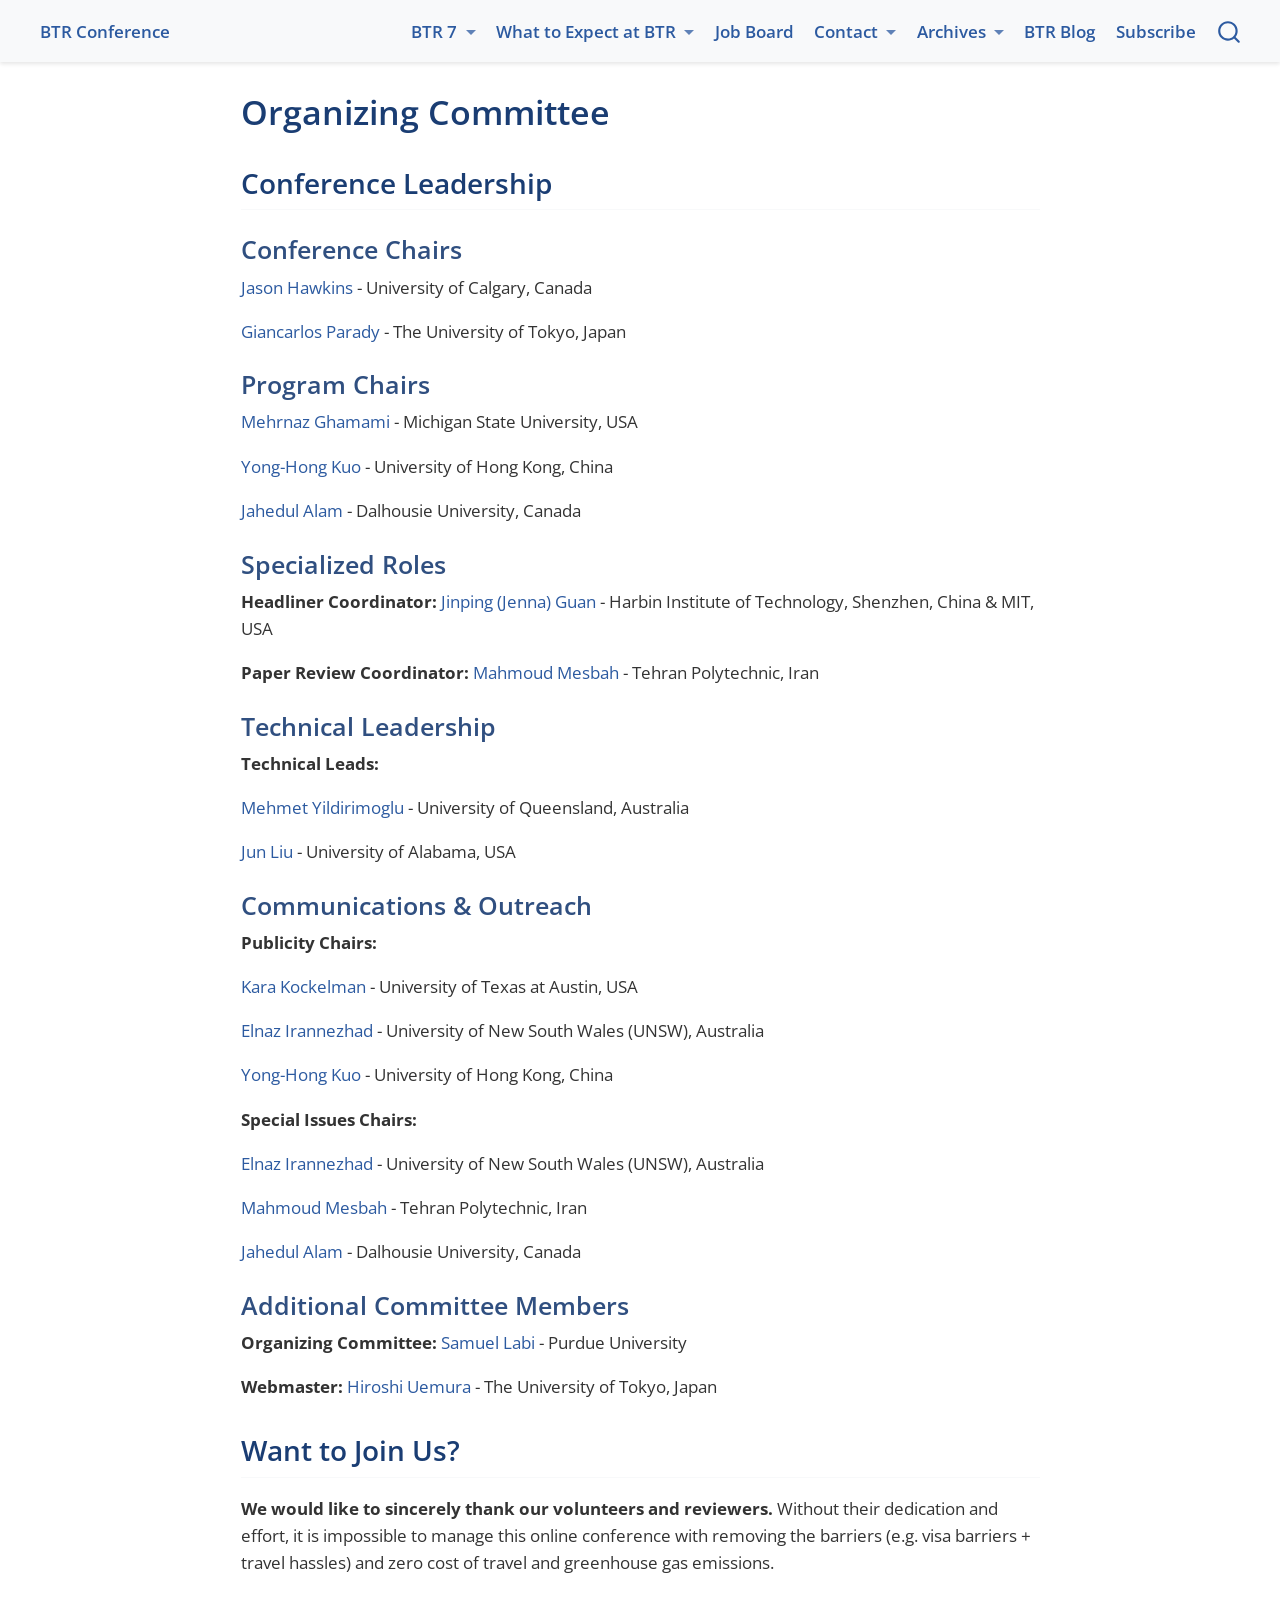
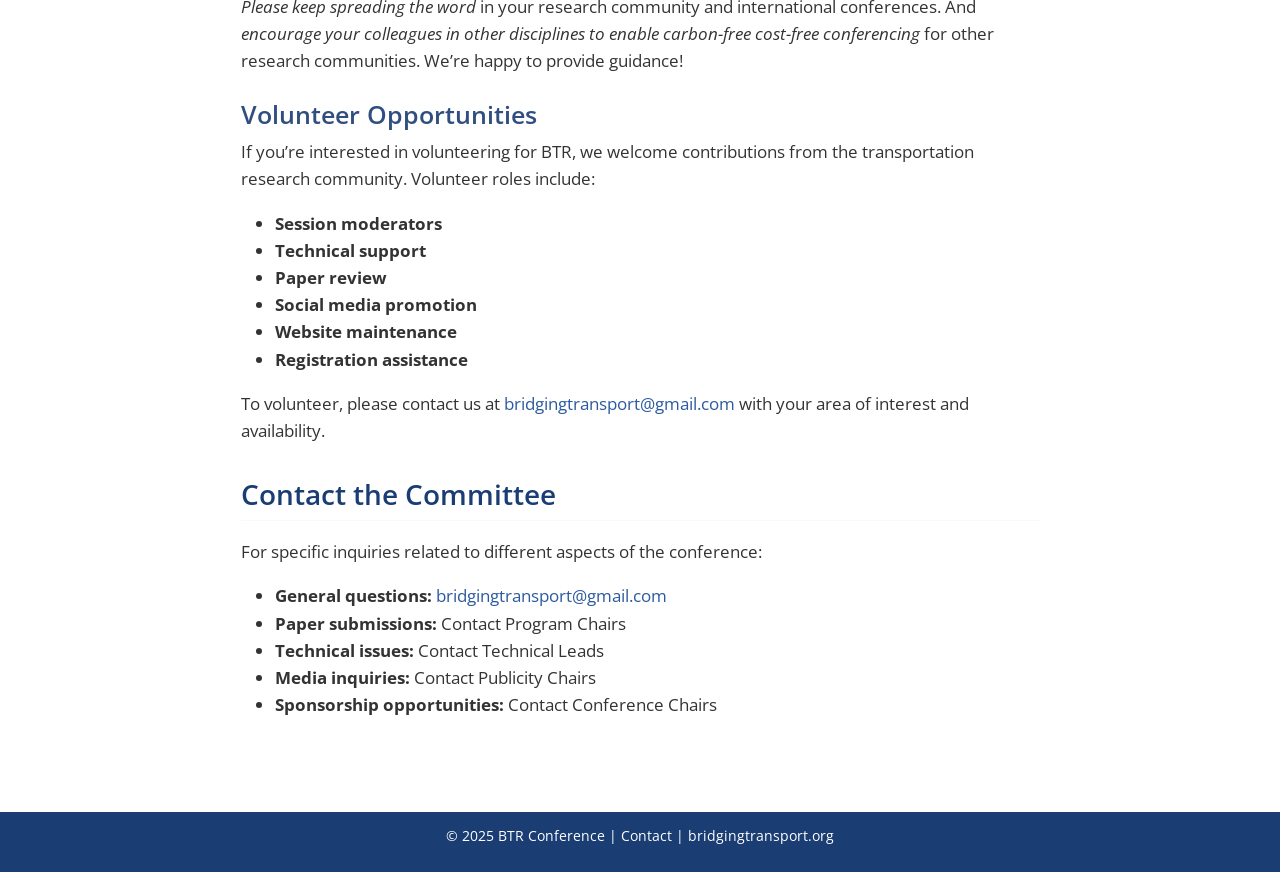
<file: docs/organizing-committee.html>
<!DOCTYPE html>
<html xmlns="http://www.w3.org/1999/xhtml" lang="en" xml:lang="en"><head>

<meta charset="utf-8">
<meta name="generator" content="quarto-1.7.3">

<meta name="viewport" content="width=device-width, initial-scale=1.0, user-scalable=yes">


<title>Organizing Committee</title>
<style>
code{white-space: pre-wrap;}
span.smallcaps{font-variant: small-caps;}
div.columns{display: flex; gap: min(4vw, 1.5em);}
div.column{flex: auto; overflow-x: auto;}
div.hanging-indent{margin-left: 1.5em; text-indent: -1.5em;}
ul.task-list{list-style: none;}
ul.task-list li input[type="checkbox"] {
  width: 0.8em;
  margin: 0 0.8em 0.2em -1em; /* quarto-specific, see https://github.com/quarto-dev/quarto-cli/issues/4556 */ 
  vertical-align: middle;
}
</style>


<script src="site_libs/quarto-nav/quarto-nav.js"></script>
<script src="site_libs/quarto-nav/headroom.min.js"></script>
<script src="site_libs/clipboard/clipboard.min.js"></script>
<script src="site_libs/quarto-search/autocomplete.umd.js"></script>
<script src="site_libs/quarto-search/fuse.min.js"></script>
<script src="site_libs/quarto-search/quarto-search.js"></script>
<meta name="quarto:offset" content="./">
<link href="./images/favicon.ico" rel="icon">
<script src="site_libs/quarto-html/quarto.js"></script>
<script src="site_libs/quarto-html/popper.min.js"></script>
<script src="site_libs/quarto-html/tippy.umd.min.js"></script>
<script src="site_libs/quarto-html/anchor.min.js"></script>
<link href="site_libs/quarto-html/tippy.css" rel="stylesheet">
<link href="site_libs/quarto-html/quarto-syntax-highlighting-81b5c3e63835cfde897ecd3d35a35a41.css" rel="stylesheet" id="quarto-text-highlighting-styles">
<script src="site_libs/bootstrap/bootstrap.min.js"></script>
<link href="site_libs/bootstrap/bootstrap-icons.css" rel="stylesheet">
<link href="site_libs/bootstrap/bootstrap-a12c50d3f2d9294358037576d51a2b74.min.css" rel="stylesheet" append-hash="true" id="quarto-bootstrap" data-mode="light">
<script id="quarto-search-options" type="application/json">{
  "location": "navbar",
  "copy-button": false,
  "collapse-after": 3,
  "panel-placement": "end",
  "type": "overlay",
  "limit": 50,
  "keyboard-shortcut": [
    "f",
    "/",
    "s"
  ],
  "language": {
    "search-no-results-text": "No results",
    "search-matching-documents-text": "matching documents",
    "search-copy-link-title": "Copy link to search",
    "search-hide-matches-text": "Hide additional matches",
    "search-more-match-text": "more match in this document",
    "search-more-matches-text": "more matches in this document",
    "search-clear-button-title": "Clear",
    "search-text-placeholder": "",
    "search-detached-cancel-button-title": "Cancel",
    "search-submit-button-title": "Submit",
    "search-label": "Search"
  }
}</script>
<style>html{ scroll-behavior: smooth; }</style>


<link rel="stylesheet" href="css/styles.css">
</head>

<body class="nav-fixed fullcontent">

<div id="quarto-search-results"></div>
  <header id="quarto-header" class="headroom fixed-top">
    <nav class="navbar navbar-expand-lg " data-bs-theme="dark">
      <div class="navbar-container container-fluid">
            <div id="quarto-search" class="" title="Search"></div>
          <button class="navbar-toggler" type="button" data-bs-toggle="collapse" data-bs-target="#navbarCollapse" aria-controls="navbarCollapse" role="menu" aria-expanded="false" aria-label="Toggle navigation" onclick="if (window.quartoToggleHeadroom) { window.quartoToggleHeadroom(); }">
  <span class="navbar-toggler-icon"></span>
</button>
          <div class="collapse navbar-collapse" id="navbarCollapse">
            <ul class="navbar-nav navbar-nav-scroll me-auto">
  <li class="nav-item">
    <a class="nav-link" href="./index.html"> 
<span class="menu-text">BTR Conference</span></a>
  </li>  
</ul>
            <ul class="navbar-nav navbar-nav-scroll ms-auto">
  <li class="nav-item dropdown ">
    <a class="nav-link dropdown-toggle" href="#" id="nav-menu-btr-7" role="link" data-bs-toggle="dropdown" aria-expanded="false">
 <span class="menu-text">BTR 7</span>
    </a>
    <ul class="dropdown-menu dropdown-menu-end" aria-labelledby="nav-menu-btr-7">    
        <li>
    <a class="dropdown-item" href="./#register">
 <span class="dropdown-text">Register</span></a>
  </li>  
        <li>
    <a class="dropdown-item" href="./#headliners">
 <span class="dropdown-text">Headliners</span></a>
  </li>  
        <li>
    <a class="dropdown-item" href="./#program">
 <span class="dropdown-text">Program</span></a>
  </li>  
    </ul>
  </li>
  <li class="nav-item dropdown ">
    <a class="nav-link dropdown-toggle" href="#" id="nav-menu-what-to-expect-at-btr" role="link" data-bs-toggle="dropdown" aria-expanded="false">
 <span class="menu-text">What to Expect at BTR</span>
    </a>
    <ul class="dropdown-menu dropdown-menu-end" aria-labelledby="nav-menu-what-to-expect-at-btr">    
        <li>
    <a class="dropdown-item" href="./what-to-expect.html">
 <span class="dropdown-text">What to Expect</span></a>
  </li>  
        <li>
    <a class="dropdown-item" href="./instructions-for-presenters.html">
 <span class="dropdown-text">Instructions for presenters</span></a>
  </li>  
    </ul>
  </li>
  <li class="nav-item">
    <a class="nav-link" href="./job-board.html"> 
<span class="menu-text">Job Board</span></a>
  </li>  
  <li class="nav-item dropdown ">
    <a class="nav-link dropdown-toggle" href="#" id="nav-menu-contact" role="link" data-bs-toggle="dropdown" aria-expanded="false">
 <span class="menu-text">Contact</span>
    </a>
    <ul class="dropdown-menu dropdown-menu-end" aria-labelledby="nav-menu-contact">    
        <li>
    <a class="dropdown-item" href="./organizing-committee.html">
 <span class="dropdown-text">Organizing Committee</span></a>
  </li>  
        <li>
    <a class="dropdown-item" href="./#volunteer">
 <span class="dropdown-text">Volunteer Registration</span></a>
  </li>  
        <li>
    <a class="dropdown-item" href="./#contact">
 <span class="dropdown-text">General Inquiries</span></a>
  </li>  
    </ul>
  </li>
  <li class="nav-item dropdown ">
    <a class="nav-link dropdown-toggle" href="#" id="nav-menu-archives" role="link" data-bs-toggle="dropdown" aria-expanded="false">
 <span class="menu-text">Archives</span>
    </a>
    <ul class="dropdown-menu dropdown-menu-end" aria-labelledby="nav-menu-archives">    
        <li>
    <a class="dropdown-item" href="https://bridgingtransport.org/archive-directory/archive-of-btr-1-january-2020/">
 <span class="dropdown-text">BTR 1 (Jan 2020)</span></a>
  </li>  
        <li>
    <a class="dropdown-item" href="https://bridgingtransport.org/archive-directory/archive-of-btr-2-august-2020/">
 <span class="dropdown-text">BTR 2 (Aug 2020)</span></a>
  </li>  
        <li>
    <a class="dropdown-item" href="https://bridgingtransport.org/archive-directory/archive-of-btr-3-august-2021/">
 <span class="dropdown-text">BTR 3 (Aug 2021)</span></a>
  </li>  
        <li>
    <a class="dropdown-item" href="https://bridgingtransport.org/archive-directory/archive-of-btr-4-august-2022/">
 <span class="dropdown-text">BTR 4 (Aug 2022)</span></a>
  </li>  
        <li>
    <a class="dropdown-item" href="https://bridgingtransport.org/archive-directory/archive-of-btr-5-august-2023/">
 <span class="dropdown-text">BTR 5 (Aug 2023)</span></a>
  </li>  
        <li>
    <a class="dropdown-item" href="https://bridgingtransport.org/archive-directory/archive-of-btr-6-august-2024/">
 <span class="dropdown-text">BTR 6 (Aug 2024)</span></a>
  </li>  
        <li>
    <a class="dropdown-item" href="https://bridgingtransport.org/archive-directory/archive-of-btr-7-august-2025/">
 <span class="dropdown-text">BTR 7 (Aug 2025)</span></a>
  </li>  
    </ul>
  </li>
  <li class="nav-item">
    <a class="nav-link" href="./blog.html"> 
<span class="menu-text">BTR Blog</span></a>
  </li>  
  <li class="nav-item">
    <a class="nav-link" href="./#subscribe"> 
<span class="menu-text">Subscribe</span></a>
  </li>  
</ul>
          </div> <!-- /navcollapse -->
            <div class="quarto-navbar-tools">
</div>
      </div> <!-- /container-fluid -->
    </nav>
</header>
<!-- content -->
<div id="quarto-content" class="quarto-container page-columns page-rows-contents page-layout-article page-navbar">
<!-- sidebar -->
<!-- margin-sidebar -->
    
<!-- main -->
<main class="content" id="quarto-document-content">

<header id="title-block-header" class="quarto-title-block default">
<div class="quarto-title">
<h1 class="title">Organizing Committee</h1>
</div>



<div class="quarto-title-meta">

    
  
    
  </div>
  


</header>


<section id="conference-leadership" class="level2">
<h2 class="anchored" data-anchor-id="conference-leadership">Conference Leadership</h2>
<section id="conference-chairs" class="level3">
<h3 class="anchored" data-anchor-id="conference-chairs">Conference Chairs</h3>
<p><strong><a href="mailto:jason.hawkins@ucalgary.ca">Jason Hawkins</a></strong> - University of Calgary, Canada</p>
<p><strong><a href="mailto:parady@bin.t.u-tokyo.ac.jp">Giancarlos Parady</a></strong> - The University of Tokyo, Japan</p>
</section>
<section id="program-chairs" class="level3">
<h3 class="anchored" data-anchor-id="program-chairs">Program Chairs</h3>
<p><strong><a href="mailto:ghamami@msu.edu">Mehrnaz Ghamami</a></strong> - Michigan State University, USA</p>
<p><strong><a href="mailto:yhkuo@hku.hk">Yong-Hong Kuo</a></strong> - University of Hong Kong, China</p>
<p><strong><a href="mailto:jahedul@dal.ca">Jahedul Alam</a></strong> - Dalhousie University, Canada</p>
</section>
<section id="specialized-roles" class="level3">
<h3 class="anchored" data-anchor-id="specialized-roles">Specialized Roles</h3>
<p><strong>Headliner Coordinator:</strong> <a href="mailto:jenna.guan@hit.edu.cn">Jinping (Jenna) Guan</a> - Harbin Institute of Technology, Shenzhen, China &amp; MIT, USA</p>
<p><strong>Paper Review Coordinator:</strong> <a href="mailto:m.mesbah@aut.ac.ir">Mahmoud Mesbah</a> - Tehran Polytechnic, Iran</p>
</section>
<section id="technical-leadership" class="level3">
<h3 class="anchored" data-anchor-id="technical-leadership">Technical Leadership</h3>
<p><strong>Technical Leads:</strong></p>
<p><a href="mailto:m.yildirimoglu@uq.edu.au">Mehmet Yildirimoglu</a> - University of Queensland, Australia</p>
<p><a href="mailto:jliu@eng.ua.edu">Jun Liu</a> - University of Alabama, USA</p>
</section>
<section id="communications-outreach" class="level3">
<h3 class="anchored" data-anchor-id="communications-outreach">Communications &amp; Outreach</h3>
<p><strong>Publicity Chairs:</strong></p>
<p><a href="mailto:kkockelm@mail.utexas.edu">Kara Kockelman</a> - University of Texas at Austin, USA</p>
<p><a href="mailto:elnaz.irannezhad@unsw.edu.au">Elnaz Irannezhad</a> - University of New South Wales (UNSW), Australia</p>
<p><a href="mailto:yhkuo@hku.hk">Yong-Hong Kuo</a> - University of Hong Kong, China</p>
<p><strong>Special Issues Chairs:</strong></p>
<p><a href="mailto:elnaz.irannezhad@unsw.edu.au">Elnaz Irannezhad</a> - University of New South Wales (UNSW), Australia</p>
<p><a href="mailto:m.mesbah@aut.ac.ir">Mahmoud Mesbah</a> - Tehran Polytechnic, Iran</p>
<p><a href="mailto:jahedul@dal.ca">Jahedul Alam</a> - Dalhousie University, Canada</p>
</section>
<section id="additional-committee-members" class="level3">
<h3 class="anchored" data-anchor-id="additional-committee-members">Additional Committee Members</h3>
<p><strong>Organizing Committee:</strong> <a href="mailto:labi@purdue.edu">Samuel Labi</a> - Purdue University</p>
<p><strong>Webmaster:</strong> <a href="mailto:uemura@bin.t.u-tokyo.ac.jp">Hiroshi Uemura</a> - The University of Tokyo, Japan</p>
</section>
</section>
<section id="want-to-join-us" class="level2">
<h2 class="anchored" data-anchor-id="want-to-join-us">Want to Join Us?</h2>
<p><strong>We would like to sincerely thank our volunteers and reviewers.</strong> Without their dedication and effort, it is impossible to manage this online conference with removing the barriers (e.g.&nbsp;visa barriers + travel hassles) and zero cost of travel and greenhouse gas emissions.</p>
<p><em>Please keep spreading the word</em> in your research community and international conferences. And <em>encourage your colleagues in other disciplines to enable carbon-free cost-free conferencing</em> for other research communities. We’re happy to provide guidance!</p>
<section id="volunteer-opportunities" class="level3">
<h3 class="anchored" data-anchor-id="volunteer-opportunities">Volunteer Opportunities</h3>
<p>If you’re interested in volunteering for BTR, we welcome contributions from the transportation research community. Volunteer roles include:</p>
<ul>
<li><strong>Session moderators</strong></li>
<li><strong>Technical support</strong></li>
<li><strong>Paper review</strong></li>
<li><strong>Social media promotion</strong></li>
<li><strong>Website maintenance</strong></li>
<li><strong>Registration assistance</strong></li>
</ul>
<p>To volunteer, please contact us at <a href="mailto:bridgingtransport@gmail.com">bridgingtransport@gmail.com</a> with your area of interest and availability.</p>
</section>
</section>
<section id="contact-the-committee" class="level2">
<h2 class="anchored" data-anchor-id="contact-the-committee">Contact the Committee</h2>
<p>For specific inquiries related to different aspects of the conference:</p>
<ul>
<li><strong>General questions:</strong> <a href="mailto:bridgingtransport@gmail.com">bridgingtransport@gmail.com</a></li>
<li><strong>Paper submissions:</strong> Contact Program Chairs</li>
<li><strong>Technical issues:</strong> Contact Technical Leads</li>
<li><strong>Media inquiries:</strong> Contact Publicity Chairs</li>
<li><strong>Sponsorship opportunities:</strong> Contact Conference Chairs</li>
</ul>


</section>

<a onclick="window.scrollTo(0, 0); return false;" role="button" id="quarto-back-to-top"><i class="bi bi-arrow-up"></i> Back to top</a></main> <!-- /main -->
<script id="quarto-html-after-body" type="application/javascript">
window.document.addEventListener("DOMContentLoaded", function (event) {
  const toggleBodyColorMode = (bsSheetEl) => {
    const mode = bsSheetEl.getAttribute("data-mode");
    const bodyEl = window.document.querySelector("body");
    if (mode === "dark") {
      bodyEl.classList.add("quarto-dark");
      bodyEl.classList.remove("quarto-light");
    } else {
      bodyEl.classList.add("quarto-light");
      bodyEl.classList.remove("quarto-dark");
    }
  }
  const toggleBodyColorPrimary = () => {
    const bsSheetEl = window.document.querySelector("link#quarto-bootstrap");
    if (bsSheetEl) {
      toggleBodyColorMode(bsSheetEl);
    }
  }
  toggleBodyColorPrimary();  
  const icon = "";
  const anchorJS = new window.AnchorJS();
  anchorJS.options = {
    placement: 'right',
    icon: icon
  };
  anchorJS.add('.anchored');
  const isCodeAnnotation = (el) => {
    for (const clz of el.classList) {
      if (clz.startsWith('code-annotation-')) {                     
        return true;
      }
    }
    return false;
  }
  const onCopySuccess = function(e) {
    // button target
    const button = e.trigger;
    // don't keep focus
    button.blur();
    // flash "checked"
    button.classList.add('code-copy-button-checked');
    var currentTitle = button.getAttribute("title");
    button.setAttribute("title", "Copied!");
    let tooltip;
    if (window.bootstrap) {
      button.setAttribute("data-bs-toggle", "tooltip");
      button.setAttribute("data-bs-placement", "left");
      button.setAttribute("data-bs-title", "Copied!");
      tooltip = new bootstrap.Tooltip(button, 
        { trigger: "manual", 
          customClass: "code-copy-button-tooltip",
          offset: [0, -8]});
      tooltip.show();    
    }
    setTimeout(function() {
      if (tooltip) {
        tooltip.hide();
        button.removeAttribute("data-bs-title");
        button.removeAttribute("data-bs-toggle");
        button.removeAttribute("data-bs-placement");
      }
      button.setAttribute("title", currentTitle);
      button.classList.remove('code-copy-button-checked');
    }, 1000);
    // clear code selection
    e.clearSelection();
  }
  const getTextToCopy = function(trigger) {
      const codeEl = trigger.previousElementSibling.cloneNode(true);
      for (const childEl of codeEl.children) {
        if (isCodeAnnotation(childEl)) {
          childEl.remove();
        }
      }
      return codeEl.innerText;
  }
  const clipboard = new window.ClipboardJS('.code-copy-button:not([data-in-quarto-modal])', {
    text: getTextToCopy
  });
  clipboard.on('success', onCopySuccess);
  if (window.document.getElementById('quarto-embedded-source-code-modal')) {
    const clipboardModal = new window.ClipboardJS('.code-copy-button[data-in-quarto-modal]', {
      text: getTextToCopy,
      container: window.document.getElementById('quarto-embedded-source-code-modal')
    });
    clipboardModal.on('success', onCopySuccess);
  }
    var localhostRegex = new RegExp(/^(?:http|https):\/\/localhost\:?[0-9]*\//);
    var mailtoRegex = new RegExp(/^mailto:/);
      var filterRegex = new RegExp("https:\/\/bridgingtransport\.org");
    var isInternal = (href) => {
        return filterRegex.test(href) || localhostRegex.test(href) || mailtoRegex.test(href);
    }
    // Inspect non-navigation links and adorn them if external
 	var links = window.document.querySelectorAll('a[href]:not(.nav-link):not(.navbar-brand):not(.toc-action):not(.sidebar-link):not(.sidebar-item-toggle):not(.pagination-link):not(.no-external):not([aria-hidden]):not(.dropdown-item):not(.quarto-navigation-tool):not(.about-link)');
    for (var i=0; i<links.length; i++) {
      const link = links[i];
      if (!isInternal(link.href)) {
        // undo the damage that might have been done by quarto-nav.js in the case of
        // links that we want to consider external
        if (link.dataset.originalHref !== undefined) {
          link.href = link.dataset.originalHref;
        }
          // target, if specified
          link.setAttribute("target", "_blank");
          if (link.getAttribute("rel") === null) {
            link.setAttribute("rel", "noopener");
          }
          // default icon
          link.classList.add("external");
      }
    }
  function tippyHover(el, contentFn, onTriggerFn, onUntriggerFn) {
    const config = {
      allowHTML: true,
      maxWidth: 500,
      delay: 100,
      arrow: false,
      appendTo: function(el) {
          return el.parentElement;
      },
      interactive: true,
      interactiveBorder: 10,
      theme: 'quarto',
      placement: 'bottom-start',
    };
    if (contentFn) {
      config.content = contentFn;
    }
    if (onTriggerFn) {
      config.onTrigger = onTriggerFn;
    }
    if (onUntriggerFn) {
      config.onUntrigger = onUntriggerFn;
    }
    window.tippy(el, config); 
  }
  const noterefs = window.document.querySelectorAll('a[role="doc-noteref"]');
  for (var i=0; i<noterefs.length; i++) {
    const ref = noterefs[i];
    tippyHover(ref, function() {
      // use id or data attribute instead here
      let href = ref.getAttribute('data-footnote-href') || ref.getAttribute('href');
      try { href = new URL(href).hash; } catch {}
      const id = href.replace(/^#\/?/, "");
      const note = window.document.getElementById(id);
      if (note) {
        return note.innerHTML;
      } else {
        return "";
      }
    });
  }
  const xrefs = window.document.querySelectorAll('a.quarto-xref');
  const processXRef = (id, note) => {
    // Strip column container classes
    const stripColumnClz = (el) => {
      el.classList.remove("page-full", "page-columns");
      if (el.children) {
        for (const child of el.children) {
          stripColumnClz(child);
        }
      }
    }
    stripColumnClz(note)
    if (id === null || id.startsWith('sec-')) {
      // Special case sections, only their first couple elements
      const container = document.createElement("div");
      if (note.children && note.children.length > 2) {
        container.appendChild(note.children[0].cloneNode(true));
        for (let i = 1; i < note.children.length; i++) {
          const child = note.children[i];
          if (child.tagName === "P" && child.innerText === "") {
            continue;
          } else {
            container.appendChild(child.cloneNode(true));
            break;
          }
        }
        if (window.Quarto?.typesetMath) {
          window.Quarto.typesetMath(container);
        }
        return container.innerHTML
      } else {
        if (window.Quarto?.typesetMath) {
          window.Quarto.typesetMath(note);
        }
        return note.innerHTML;
      }
    } else {
      // Remove any anchor links if they are present
      const anchorLink = note.querySelector('a.anchorjs-link');
      if (anchorLink) {
        anchorLink.remove();
      }
      if (window.Quarto?.typesetMath) {
        window.Quarto.typesetMath(note);
      }
      if (note.classList.contains("callout")) {
        return note.outerHTML;
      } else {
        return note.innerHTML;
      }
    }
  }
  for (var i=0; i<xrefs.length; i++) {
    const xref = xrefs[i];
    tippyHover(xref, undefined, function(instance) {
      instance.disable();
      let url = xref.getAttribute('href');
      let hash = undefined; 
      if (url.startsWith('#')) {
        hash = url;
      } else {
        try { hash = new URL(url).hash; } catch {}
      }
      if (hash) {
        const id = hash.replace(/^#\/?/, "");
        const note = window.document.getElementById(id);
        if (note !== null) {
          try {
            const html = processXRef(id, note.cloneNode(true));
            instance.setContent(html);
          } finally {
            instance.enable();
            instance.show();
          }
        } else {
          // See if we can fetch this
          fetch(url.split('#')[0])
          .then(res => res.text())
          .then(html => {
            const parser = new DOMParser();
            const htmlDoc = parser.parseFromString(html, "text/html");
            const note = htmlDoc.getElementById(id);
            if (note !== null) {
              const html = processXRef(id, note);
              instance.setContent(html);
            } 
          }).finally(() => {
            instance.enable();
            instance.show();
          });
        }
      } else {
        // See if we can fetch a full url (with no hash to target)
        // This is a special case and we should probably do some content thinning / targeting
        fetch(url)
        .then(res => res.text())
        .then(html => {
          const parser = new DOMParser();
          const htmlDoc = parser.parseFromString(html, "text/html");
          const note = htmlDoc.querySelector('main.content');
          if (note !== null) {
            // This should only happen for chapter cross references
            // (since there is no id in the URL)
            // remove the first header
            if (note.children.length > 0 && note.children[0].tagName === "HEADER") {
              note.children[0].remove();
            }
            const html = processXRef(null, note);
            instance.setContent(html);
          } 
        }).finally(() => {
          instance.enable();
          instance.show();
        });
      }
    }, function(instance) {
    });
  }
      let selectedAnnoteEl;
      const selectorForAnnotation = ( cell, annotation) => {
        let cellAttr = 'data-code-cell="' + cell + '"';
        let lineAttr = 'data-code-annotation="' +  annotation + '"';
        const selector = 'span[' + cellAttr + '][' + lineAttr + ']';
        return selector;
      }
      const selectCodeLines = (annoteEl) => {
        const doc = window.document;
        const targetCell = annoteEl.getAttribute("data-target-cell");
        const targetAnnotation = annoteEl.getAttribute("data-target-annotation");
        const annoteSpan = window.document.querySelector(selectorForAnnotation(targetCell, targetAnnotation));
        const lines = annoteSpan.getAttribute("data-code-lines").split(",");
        const lineIds = lines.map((line) => {
          return targetCell + "-" + line;
        })
        let top = null;
        let height = null;
        let parent = null;
        if (lineIds.length > 0) {
            //compute the position of the single el (top and bottom and make a div)
            const el = window.document.getElementById(lineIds[0]);
            top = el.offsetTop;
            height = el.offsetHeight;
            parent = el.parentElement.parentElement;
          if (lineIds.length > 1) {
            const lastEl = window.document.getElementById(lineIds[lineIds.length - 1]);
            const bottom = lastEl.offsetTop + lastEl.offsetHeight;
            height = bottom - top;
          }
          if (top !== null && height !== null && parent !== null) {
            // cook up a div (if necessary) and position it 
            let div = window.document.getElementById("code-annotation-line-highlight");
            if (div === null) {
              div = window.document.createElement("div");
              div.setAttribute("id", "code-annotation-line-highlight");
              div.style.position = 'absolute';
              parent.appendChild(div);
            }
            div.style.top = top - 2 + "px";
            div.style.height = height + 4 + "px";
            div.style.left = 0;
            let gutterDiv = window.document.getElementById("code-annotation-line-highlight-gutter");
            if (gutterDiv === null) {
              gutterDiv = window.document.createElement("div");
              gutterDiv.setAttribute("id", "code-annotation-line-highlight-gutter");
              gutterDiv.style.position = 'absolute';
              const codeCell = window.document.getElementById(targetCell);
              const gutter = codeCell.querySelector('.code-annotation-gutter');
              gutter.appendChild(gutterDiv);
            }
            gutterDiv.style.top = top - 2 + "px";
            gutterDiv.style.height = height + 4 + "px";
          }
          selectedAnnoteEl = annoteEl;
        }
      };
      const unselectCodeLines = () => {
        const elementsIds = ["code-annotation-line-highlight", "code-annotation-line-highlight-gutter"];
        elementsIds.forEach((elId) => {
          const div = window.document.getElementById(elId);
          if (div) {
            div.remove();
          }
        });
        selectedAnnoteEl = undefined;
      };
        // Handle positioning of the toggle
    window.addEventListener(
      "resize",
      throttle(() => {
        elRect = undefined;
        if (selectedAnnoteEl) {
          selectCodeLines(selectedAnnoteEl);
        }
      }, 10)
    );
    function throttle(fn, ms) {
    let throttle = false;
    let timer;
      return (...args) => {
        if(!throttle) { // first call gets through
            fn.apply(this, args);
            throttle = true;
        } else { // all the others get throttled
            if(timer) clearTimeout(timer); // cancel #2
            timer = setTimeout(() => {
              fn.apply(this, args);
              timer = throttle = false;
            }, ms);
        }
      };
    }
      // Attach click handler to the DT
      const annoteDls = window.document.querySelectorAll('dt[data-target-cell]');
      for (const annoteDlNode of annoteDls) {
        annoteDlNode.addEventListener('click', (event) => {
          const clickedEl = event.target;
          if (clickedEl !== selectedAnnoteEl) {
            unselectCodeLines();
            const activeEl = window.document.querySelector('dt[data-target-cell].code-annotation-active');
            if (activeEl) {
              activeEl.classList.remove('code-annotation-active');
            }
            selectCodeLines(clickedEl);
            clickedEl.classList.add('code-annotation-active');
          } else {
            // Unselect the line
            unselectCodeLines();
            clickedEl.classList.remove('code-annotation-active');
          }
        });
      }
  const findCites = (el) => {
    const parentEl = el.parentElement;
    if (parentEl) {
      const cites = parentEl.dataset.cites;
      if (cites) {
        return {
          el,
          cites: cites.split(' ')
        };
      } else {
        return findCites(el.parentElement)
      }
    } else {
      return undefined;
    }
  };
  var bibliorefs = window.document.querySelectorAll('a[role="doc-biblioref"]');
  for (var i=0; i<bibliorefs.length; i++) {
    const ref = bibliorefs[i];
    const citeInfo = findCites(ref);
    if (citeInfo) {
      tippyHover(citeInfo.el, function() {
        var popup = window.document.createElement('div');
        citeInfo.cites.forEach(function(cite) {
          var citeDiv = window.document.createElement('div');
          citeDiv.classList.add('hanging-indent');
          citeDiv.classList.add('csl-entry');
          var biblioDiv = window.document.getElementById('ref-' + cite);
          if (biblioDiv) {
            citeDiv.innerHTML = biblioDiv.innerHTML;
          }
          popup.appendChild(citeDiv);
        });
        return popup.innerHTML;
      });
    }
  }
});
</script>
</div> <!-- /content -->
<footer class="footer">
  <div class="nav-footer">
    <div class="nav-footer-left">
      &nbsp;
    </div>   
    <div class="nav-footer-center">
      <ul class="footer-items list-unstyled">
    <li class="nav-item">
 © 2025 BTR Conference | <a href="mailto:bridgingtransport@gmail.com">Contact</a> | <a href="https://bridgingtransport.org">bridgingtransport.org</a>
  </li>  
</ul>
    </div>
    <div class="nav-footer-right">
      &nbsp;
    </div>
  </div>
</footer>




<script src="site_libs/quarto-html/zenscroll-min.js"></script>
</body></html>
</file>
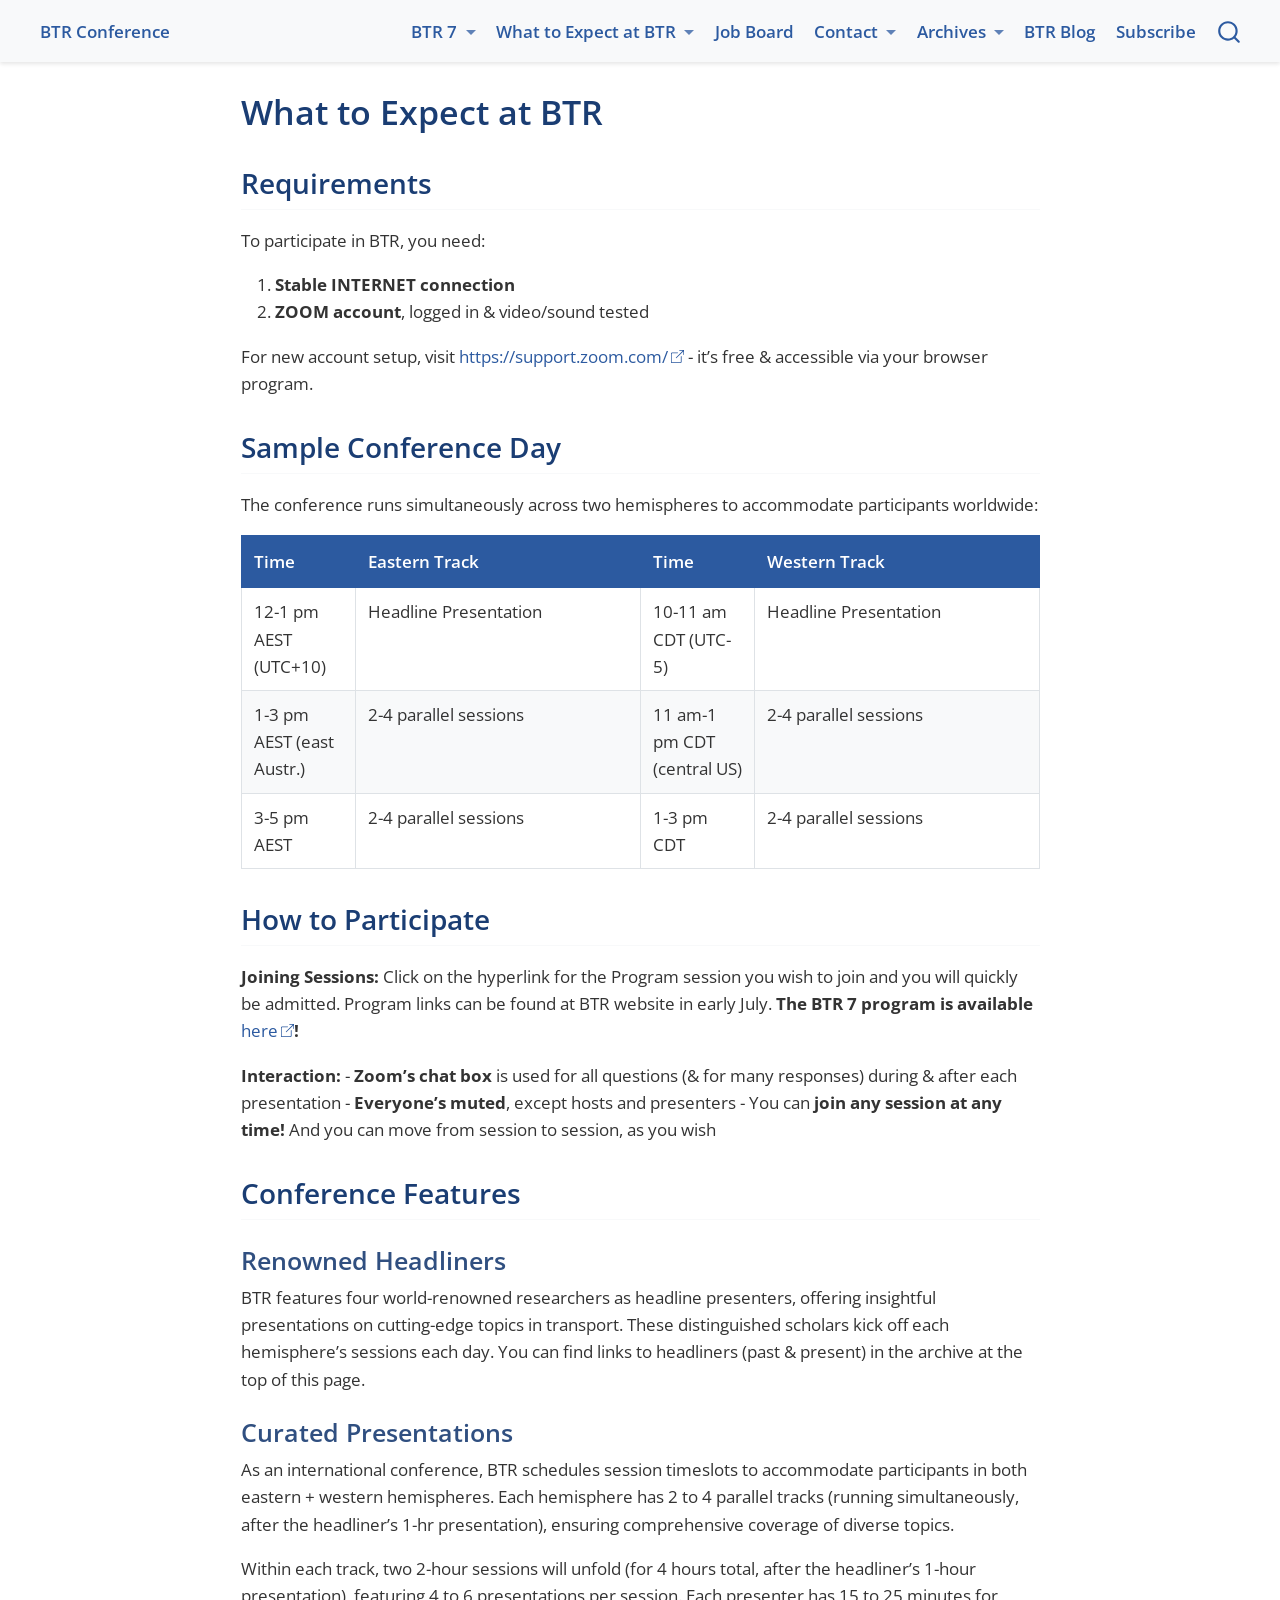
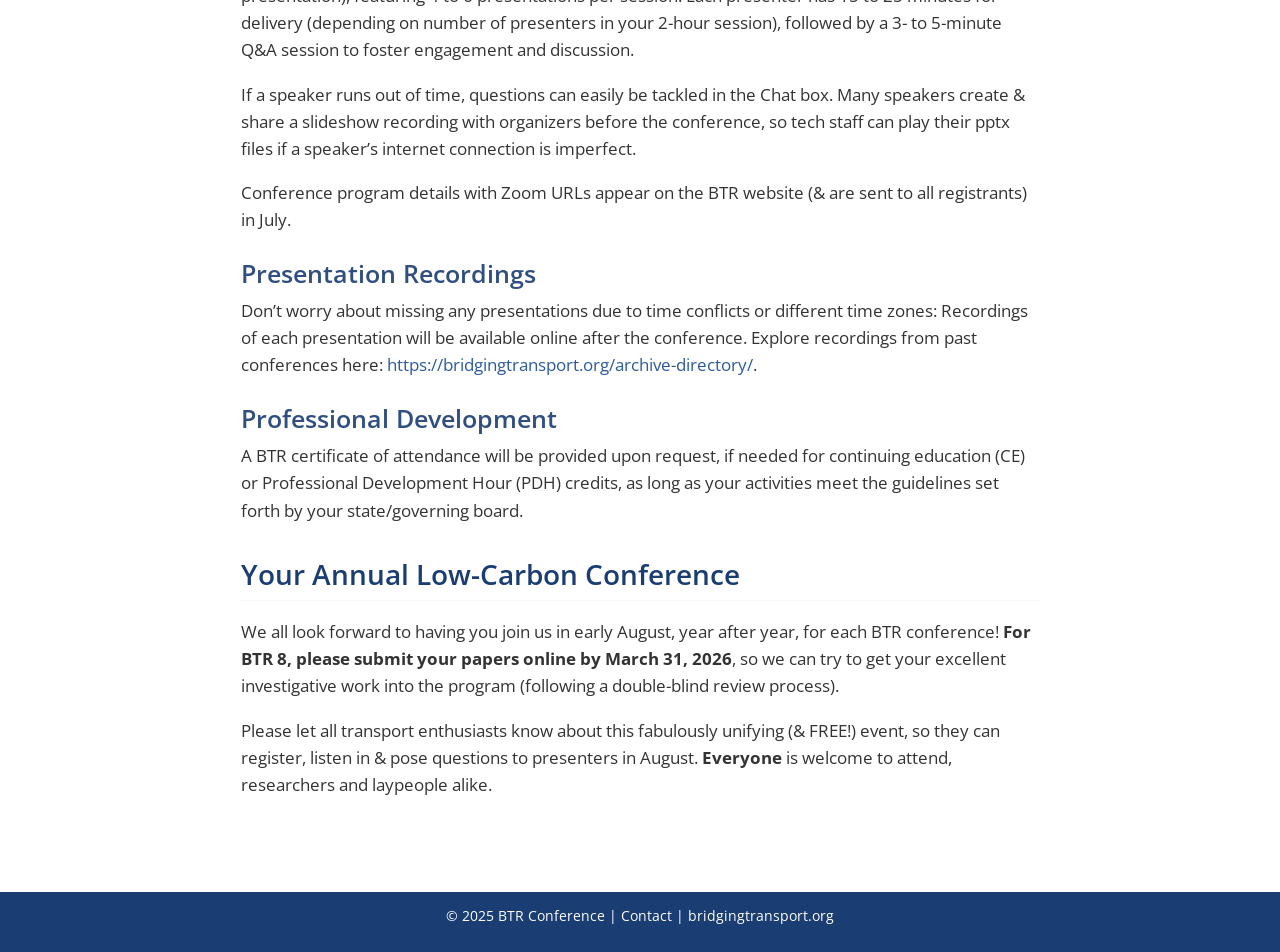
<file: docs/what-to-expect.html>
<!DOCTYPE html>
<html xmlns="http://www.w3.org/1999/xhtml" lang="en" xml:lang="en"><head>

<meta charset="utf-8">
<meta name="generator" content="quarto-1.7.3">

<meta name="viewport" content="width=device-width, initial-scale=1.0, user-scalable=yes">


<title>What to Expect at BTR</title>
<style>
code{white-space: pre-wrap;}
span.smallcaps{font-variant: small-caps;}
div.columns{display: flex; gap: min(4vw, 1.5em);}
div.column{flex: auto; overflow-x: auto;}
div.hanging-indent{margin-left: 1.5em; text-indent: -1.5em;}
ul.task-list{list-style: none;}
ul.task-list li input[type="checkbox"] {
  width: 0.8em;
  margin: 0 0.8em 0.2em -1em; /* quarto-specific, see https://github.com/quarto-dev/quarto-cli/issues/4556 */ 
  vertical-align: middle;
}
</style>


<script src="site_libs/quarto-nav/quarto-nav.js"></script>
<script src="site_libs/quarto-nav/headroom.min.js"></script>
<script src="site_libs/clipboard/clipboard.min.js"></script>
<script src="site_libs/quarto-search/autocomplete.umd.js"></script>
<script src="site_libs/quarto-search/fuse.min.js"></script>
<script src="site_libs/quarto-search/quarto-search.js"></script>
<meta name="quarto:offset" content="./">
<link href="./images/favicon.ico" rel="icon">
<script src="site_libs/quarto-html/quarto.js"></script>
<script src="site_libs/quarto-html/popper.min.js"></script>
<script src="site_libs/quarto-html/tippy.umd.min.js"></script>
<script src="site_libs/quarto-html/anchor.min.js"></script>
<link href="site_libs/quarto-html/tippy.css" rel="stylesheet">
<link href="site_libs/quarto-html/quarto-syntax-highlighting-81b5c3e63835cfde897ecd3d35a35a41.css" rel="stylesheet" id="quarto-text-highlighting-styles">
<script src="site_libs/bootstrap/bootstrap.min.js"></script>
<link href="site_libs/bootstrap/bootstrap-icons.css" rel="stylesheet">
<link href="site_libs/bootstrap/bootstrap-a12c50d3f2d9294358037576d51a2b74.min.css" rel="stylesheet" append-hash="true" id="quarto-bootstrap" data-mode="light">
<script id="quarto-search-options" type="application/json">{
  "location": "navbar",
  "copy-button": false,
  "collapse-after": 3,
  "panel-placement": "end",
  "type": "overlay",
  "limit": 50,
  "keyboard-shortcut": [
    "f",
    "/",
    "s"
  ],
  "language": {
    "search-no-results-text": "No results",
    "search-matching-documents-text": "matching documents",
    "search-copy-link-title": "Copy link to search",
    "search-hide-matches-text": "Hide additional matches",
    "search-more-match-text": "more match in this document",
    "search-more-matches-text": "more matches in this document",
    "search-clear-button-title": "Clear",
    "search-text-placeholder": "",
    "search-detached-cancel-button-title": "Cancel",
    "search-submit-button-title": "Submit",
    "search-label": "Search"
  }
}</script>
<style>html{ scroll-behavior: smooth; }</style>


<link rel="stylesheet" href="css/styles.css">
</head>

<body class="nav-fixed fullcontent">

<div id="quarto-search-results"></div>
  <header id="quarto-header" class="headroom fixed-top">
    <nav class="navbar navbar-expand-lg " data-bs-theme="dark">
      <div class="navbar-container container-fluid">
            <div id="quarto-search" class="" title="Search"></div>
          <button class="navbar-toggler" type="button" data-bs-toggle="collapse" data-bs-target="#navbarCollapse" aria-controls="navbarCollapse" role="menu" aria-expanded="false" aria-label="Toggle navigation" onclick="if (window.quartoToggleHeadroom) { window.quartoToggleHeadroom(); }">
  <span class="navbar-toggler-icon"></span>
</button>
          <div class="collapse navbar-collapse" id="navbarCollapse">
            <ul class="navbar-nav navbar-nav-scroll me-auto">
  <li class="nav-item">
    <a class="nav-link" href="./index.html"> 
<span class="menu-text">BTR Conference</span></a>
  </li>  
</ul>
            <ul class="navbar-nav navbar-nav-scroll ms-auto">
  <li class="nav-item dropdown ">
    <a class="nav-link dropdown-toggle" href="#" id="nav-menu-btr-7" role="link" data-bs-toggle="dropdown" aria-expanded="false">
 <span class="menu-text">BTR 7</span>
    </a>
    <ul class="dropdown-menu dropdown-menu-end" aria-labelledby="nav-menu-btr-7">    
        <li>
    <a class="dropdown-item" href="./#register">
 <span class="dropdown-text">Register</span></a>
  </li>  
        <li>
    <a class="dropdown-item" href="./#headliners">
 <span class="dropdown-text">Headliners</span></a>
  </li>  
        <li>
    <a class="dropdown-item" href="./#program">
 <span class="dropdown-text">Program</span></a>
  </li>  
    </ul>
  </li>
  <li class="nav-item dropdown ">
    <a class="nav-link dropdown-toggle" href="#" id="nav-menu-what-to-expect-at-btr" role="link" data-bs-toggle="dropdown" aria-expanded="false">
 <span class="menu-text">What to Expect at BTR</span>
    </a>
    <ul class="dropdown-menu dropdown-menu-end" aria-labelledby="nav-menu-what-to-expect-at-btr">    
        <li>
    <a class="dropdown-item" href="./what-to-expect.html">
 <span class="dropdown-text">What to Expect</span></a>
  </li>  
        <li>
    <a class="dropdown-item" href="./instructions-for-presenters.html">
 <span class="dropdown-text">Instructions for presenters</span></a>
  </li>  
    </ul>
  </li>
  <li class="nav-item">
    <a class="nav-link" href="./job-board.html"> 
<span class="menu-text">Job Board</span></a>
  </li>  
  <li class="nav-item dropdown ">
    <a class="nav-link dropdown-toggle" href="#" id="nav-menu-contact" role="link" data-bs-toggle="dropdown" aria-expanded="false">
 <span class="menu-text">Contact</span>
    </a>
    <ul class="dropdown-menu dropdown-menu-end" aria-labelledby="nav-menu-contact">    
        <li>
    <a class="dropdown-item" href="./organizing-committee.html">
 <span class="dropdown-text">Organizing Committee</span></a>
  </li>  
        <li>
    <a class="dropdown-item" href="./#volunteer">
 <span class="dropdown-text">Volunteer Registration</span></a>
  </li>  
        <li>
    <a class="dropdown-item" href="./#contact">
 <span class="dropdown-text">General Inquiries</span></a>
  </li>  
    </ul>
  </li>
  <li class="nav-item dropdown ">
    <a class="nav-link dropdown-toggle" href="#" id="nav-menu-archives" role="link" data-bs-toggle="dropdown" aria-expanded="false">
 <span class="menu-text">Archives</span>
    </a>
    <ul class="dropdown-menu dropdown-menu-end" aria-labelledby="nav-menu-archives">    
        <li>
    <a class="dropdown-item" href="https://bridgingtransport.org/archive-directory/archive-of-btr-1-january-2020/">
 <span class="dropdown-text">BTR 1 (Jan 2020)</span></a>
  </li>  
        <li>
    <a class="dropdown-item" href="https://bridgingtransport.org/archive-directory/archive-of-btr-2-august-2020/">
 <span class="dropdown-text">BTR 2 (Aug 2020)</span></a>
  </li>  
        <li>
    <a class="dropdown-item" href="https://bridgingtransport.org/archive-directory/archive-of-btr-3-august-2021/">
 <span class="dropdown-text">BTR 3 (Aug 2021)</span></a>
  </li>  
        <li>
    <a class="dropdown-item" href="https://bridgingtransport.org/archive-directory/archive-of-btr-4-august-2022/">
 <span class="dropdown-text">BTR 4 (Aug 2022)</span></a>
  </li>  
        <li>
    <a class="dropdown-item" href="https://bridgingtransport.org/archive-directory/archive-of-btr-5-august-2023/">
 <span class="dropdown-text">BTR 5 (Aug 2023)</span></a>
  </li>  
        <li>
    <a class="dropdown-item" href="https://bridgingtransport.org/archive-directory/archive-of-btr-6-august-2024/">
 <span class="dropdown-text">BTR 6 (Aug 2024)</span></a>
  </li>  
        <li>
    <a class="dropdown-item" href="https://bridgingtransport.org/archive-directory/archive-of-btr-7-august-2025/">
 <span class="dropdown-text">BTR 7 (Aug 2025)</span></a>
  </li>  
    </ul>
  </li>
  <li class="nav-item">
    <a class="nav-link" href="./blog.html"> 
<span class="menu-text">BTR Blog</span></a>
  </li>  
  <li class="nav-item">
    <a class="nav-link" href="./#subscribe"> 
<span class="menu-text">Subscribe</span></a>
  </li>  
</ul>
          </div> <!-- /navcollapse -->
            <div class="quarto-navbar-tools">
</div>
      </div> <!-- /container-fluid -->
    </nav>
</header>
<!-- content -->
<div id="quarto-content" class="quarto-container page-columns page-rows-contents page-layout-article page-navbar">
<!-- sidebar -->
<!-- margin-sidebar -->
    
<!-- main -->
<main class="content" id="quarto-document-content">

<header id="title-block-header" class="quarto-title-block default">
<div class="quarto-title">
<h1 class="title">What to Expect at BTR</h1>
</div>



<div class="quarto-title-meta">

    
  
    
  </div>
  


</header>


<section id="requirements" class="level2">
<h2 class="anchored" data-anchor-id="requirements">Requirements</h2>
<p>To participate in BTR, you need:</p>
<ol type="1">
<li><strong>Stable INTERNET connection</strong></li>
<li><strong>ZOOM account</strong>, logged in &amp; video/sound tested</li>
</ol>
<p>For new account setup, visit <a href="https://support.zoom.com/">https://support.zoom.com/</a> - it’s free &amp; accessible via your browser program.</p>
</section>
<section id="sample-conference-day" class="level2">
<h2 class="anchored" data-anchor-id="sample-conference-day">Sample Conference Day</h2>
<p>The conference runs simultaneously across two hemispheres to accommodate participants worldwide:</p>
<table class="caption-top table">
<colgroup>
<col style="width: 14%">
<col style="width: 35%">
<col style="width: 14%">
<col style="width: 35%">
</colgroup>
<thead>
<tr class="header">
<th>Time</th>
<th>Eastern Track</th>
<th>Time</th>
<th>Western Track</th>
</tr>
</thead>
<tbody>
<tr class="odd">
<td>12-1 pm AEST (UTC+10)</td>
<td>Headline Presentation</td>
<td>10-11 am CDT (UTC-5)</td>
<td>Headline Presentation</td>
</tr>
<tr class="even">
<td>1-3 pm AEST (east Austr.)</td>
<td>2-4 parallel sessions</td>
<td>11 am-1 pm CDT (central US)</td>
<td>2-4 parallel sessions</td>
</tr>
<tr class="odd">
<td>3-5 pm AEST</td>
<td>2-4 parallel sessions</td>
<td>1-3 pm CDT</td>
<td>2-4 parallel sessions</td>
</tr>
</tbody>
</table>
</section>
<section id="how-to-participate" class="level2">
<h2 class="anchored" data-anchor-id="how-to-participate">How to Participate</h2>
<p><strong>Joining Sessions:</strong> Click on the hyperlink for the Program session you wish to join and you will quickly be admitted. Program links can be found at BTR website in early July. <strong>The BTR 7 program is available <a href="./index.html#program">here</a>!</strong></p>
<p><strong>Interaction:</strong> - <strong>Zoom’s chat box</strong> is used for all questions (&amp; for many responses) during &amp; after each presentation - <strong>Everyone’s muted</strong>, except hosts and presenters - You can <strong>join any session at any time!</strong> And you can move from session to session, as you wish</p>
</section>
<section id="conference-features" class="level2">
<h2 class="anchored" data-anchor-id="conference-features">Conference Features</h2>
<section id="renowned-headliners" class="level3">
<h3 class="anchored" data-anchor-id="renowned-headliners">Renowned Headliners</h3>
<p>BTR features four world-renowned researchers as headline presenters, offering insightful presentations on cutting-edge topics in transport. These distinguished scholars kick off each hemisphere’s sessions each day. You can find links to headliners (past &amp; present) in the archive at the top of this page.</p>
</section>
<section id="curated-presentations" class="level3">
<h3 class="anchored" data-anchor-id="curated-presentations">Curated Presentations</h3>
<p>As an international conference, BTR schedules session timeslots to accommodate participants in both eastern + western hemispheres. Each hemisphere has 2 to 4 parallel tracks (running simultaneously, after the headliner’s 1-hr presentation), ensuring comprehensive coverage of diverse topics.</p>
<p>Within each track, two 2-hour sessions will unfold (for 4 hours total, after the headliner’s 1-hour presentation), featuring 4 to 6 presentations per session. Each presenter has 15 to 25 minutes for delivery (depending on number of presenters in your 2-hour session), followed by a 3- to 5-minute Q&amp;A session to foster engagement and discussion.</p>
<p>If a speaker runs out of time, questions can easily be tackled in the Chat box. Many speakers create &amp; share a slideshow recording with organizers before the conference, so tech staff can play their pptx files if a speaker’s internet connection is imperfect.</p>
<p>Conference program details with Zoom URLs appear on the BTR website (&amp; are sent to all registrants) in July.</p>
</section>
<section id="presentation-recordings" class="level3">
<h3 class="anchored" data-anchor-id="presentation-recordings">Presentation Recordings</h3>
<p>Don’t worry about missing any presentations due to time conflicts or different time zones: Recordings of each presentation will be available online after the conference. Explore recordings from past conferences here: <a href="https://bridgingtransport.org/archive-directory/">https://bridgingtransport.org/archive-directory/</a>.</p>
</section>
<section id="professional-development" class="level3">
<h3 class="anchored" data-anchor-id="professional-development">Professional Development</h3>
<p>A BTR certificate of attendance will be provided upon request, if needed for continuing education (CE) or Professional Development Hour (PDH) credits, as long as your activities meet the guidelines set forth by your state/governing board.</p>
</section>
</section>
<section id="your-annual-low-carbon-conference" class="level2">
<h2 class="anchored" data-anchor-id="your-annual-low-carbon-conference">Your Annual Low-Carbon Conference</h2>
<p>We all look forward to having you join us in early August, year after year, for each BTR conference! <strong>For BTR 8, please submit your papers online by March 31, 2026</strong>, so we can try to get your excellent investigative work into the program (following a double-blind review process).</p>
<p>Please let all transport enthusiasts know about this fabulously unifying (&amp; FREE!) event, so they can register, listen in &amp; pose questions to presenters in August. <strong>Everyone</strong> is welcome to attend, researchers and laypeople alike.</p>


</section>

<a onclick="window.scrollTo(0, 0); return false;" role="button" id="quarto-back-to-top"><i class="bi bi-arrow-up"></i> Back to top</a></main> <!-- /main -->
<script id="quarto-html-after-body" type="application/javascript">
window.document.addEventListener("DOMContentLoaded", function (event) {
  const toggleBodyColorMode = (bsSheetEl) => {
    const mode = bsSheetEl.getAttribute("data-mode");
    const bodyEl = window.document.querySelector("body");
    if (mode === "dark") {
      bodyEl.classList.add("quarto-dark");
      bodyEl.classList.remove("quarto-light");
    } else {
      bodyEl.classList.add("quarto-light");
      bodyEl.classList.remove("quarto-dark");
    }
  }
  const toggleBodyColorPrimary = () => {
    const bsSheetEl = window.document.querySelector("link#quarto-bootstrap");
    if (bsSheetEl) {
      toggleBodyColorMode(bsSheetEl);
    }
  }
  toggleBodyColorPrimary();  
  const icon = "";
  const anchorJS = new window.AnchorJS();
  anchorJS.options = {
    placement: 'right',
    icon: icon
  };
  anchorJS.add('.anchored');
  const isCodeAnnotation = (el) => {
    for (const clz of el.classList) {
      if (clz.startsWith('code-annotation-')) {                     
        return true;
      }
    }
    return false;
  }
  const onCopySuccess = function(e) {
    // button target
    const button = e.trigger;
    // don't keep focus
    button.blur();
    // flash "checked"
    button.classList.add('code-copy-button-checked');
    var currentTitle = button.getAttribute("title");
    button.setAttribute("title", "Copied!");
    let tooltip;
    if (window.bootstrap) {
      button.setAttribute("data-bs-toggle", "tooltip");
      button.setAttribute("data-bs-placement", "left");
      button.setAttribute("data-bs-title", "Copied!");
      tooltip = new bootstrap.Tooltip(button, 
        { trigger: "manual", 
          customClass: "code-copy-button-tooltip",
          offset: [0, -8]});
      tooltip.show();    
    }
    setTimeout(function() {
      if (tooltip) {
        tooltip.hide();
        button.removeAttribute("data-bs-title");
        button.removeAttribute("data-bs-toggle");
        button.removeAttribute("data-bs-placement");
      }
      button.setAttribute("title", currentTitle);
      button.classList.remove('code-copy-button-checked');
    }, 1000);
    // clear code selection
    e.clearSelection();
  }
  const getTextToCopy = function(trigger) {
      const codeEl = trigger.previousElementSibling.cloneNode(true);
      for (const childEl of codeEl.children) {
        if (isCodeAnnotation(childEl)) {
          childEl.remove();
        }
      }
      return codeEl.innerText;
  }
  const clipboard = new window.ClipboardJS('.code-copy-button:not([data-in-quarto-modal])', {
    text: getTextToCopy
  });
  clipboard.on('success', onCopySuccess);
  if (window.document.getElementById('quarto-embedded-source-code-modal')) {
    const clipboardModal = new window.ClipboardJS('.code-copy-button[data-in-quarto-modal]', {
      text: getTextToCopy,
      container: window.document.getElementById('quarto-embedded-source-code-modal')
    });
    clipboardModal.on('success', onCopySuccess);
  }
    var localhostRegex = new RegExp(/^(?:http|https):\/\/localhost\:?[0-9]*\//);
    var mailtoRegex = new RegExp(/^mailto:/);
      var filterRegex = new RegExp("https:\/\/bridgingtransport\.org");
    var isInternal = (href) => {
        return filterRegex.test(href) || localhostRegex.test(href) || mailtoRegex.test(href);
    }
    // Inspect non-navigation links and adorn them if external
 	var links = window.document.querySelectorAll('a[href]:not(.nav-link):not(.navbar-brand):not(.toc-action):not(.sidebar-link):not(.sidebar-item-toggle):not(.pagination-link):not(.no-external):not([aria-hidden]):not(.dropdown-item):not(.quarto-navigation-tool):not(.about-link)');
    for (var i=0; i<links.length; i++) {
      const link = links[i];
      if (!isInternal(link.href)) {
        // undo the damage that might have been done by quarto-nav.js in the case of
        // links that we want to consider external
        if (link.dataset.originalHref !== undefined) {
          link.href = link.dataset.originalHref;
        }
          // target, if specified
          link.setAttribute("target", "_blank");
          if (link.getAttribute("rel") === null) {
            link.setAttribute("rel", "noopener");
          }
          // default icon
          link.classList.add("external");
      }
    }
  function tippyHover(el, contentFn, onTriggerFn, onUntriggerFn) {
    const config = {
      allowHTML: true,
      maxWidth: 500,
      delay: 100,
      arrow: false,
      appendTo: function(el) {
          return el.parentElement;
      },
      interactive: true,
      interactiveBorder: 10,
      theme: 'quarto',
      placement: 'bottom-start',
    };
    if (contentFn) {
      config.content = contentFn;
    }
    if (onTriggerFn) {
      config.onTrigger = onTriggerFn;
    }
    if (onUntriggerFn) {
      config.onUntrigger = onUntriggerFn;
    }
    window.tippy(el, config); 
  }
  const noterefs = window.document.querySelectorAll('a[role="doc-noteref"]');
  for (var i=0; i<noterefs.length; i++) {
    const ref = noterefs[i];
    tippyHover(ref, function() {
      // use id or data attribute instead here
      let href = ref.getAttribute('data-footnote-href') || ref.getAttribute('href');
      try { href = new URL(href).hash; } catch {}
      const id = href.replace(/^#\/?/, "");
      const note = window.document.getElementById(id);
      if (note) {
        return note.innerHTML;
      } else {
        return "";
      }
    });
  }
  const xrefs = window.document.querySelectorAll('a.quarto-xref');
  const processXRef = (id, note) => {
    // Strip column container classes
    const stripColumnClz = (el) => {
      el.classList.remove("page-full", "page-columns");
      if (el.children) {
        for (const child of el.children) {
          stripColumnClz(child);
        }
      }
    }
    stripColumnClz(note)
    if (id === null || id.startsWith('sec-')) {
      // Special case sections, only their first couple elements
      const container = document.createElement("div");
      if (note.children && note.children.length > 2) {
        container.appendChild(note.children[0].cloneNode(true));
        for (let i = 1; i < note.children.length; i++) {
          const child = note.children[i];
          if (child.tagName === "P" && child.innerText === "") {
            continue;
          } else {
            container.appendChild(child.cloneNode(true));
            break;
          }
        }
        if (window.Quarto?.typesetMath) {
          window.Quarto.typesetMath(container);
        }
        return container.innerHTML
      } else {
        if (window.Quarto?.typesetMath) {
          window.Quarto.typesetMath(note);
        }
        return note.innerHTML;
      }
    } else {
      // Remove any anchor links if they are present
      const anchorLink = note.querySelector('a.anchorjs-link');
      if (anchorLink) {
        anchorLink.remove();
      }
      if (window.Quarto?.typesetMath) {
        window.Quarto.typesetMath(note);
      }
      if (note.classList.contains("callout")) {
        return note.outerHTML;
      } else {
        return note.innerHTML;
      }
    }
  }
  for (var i=0; i<xrefs.length; i++) {
    const xref = xrefs[i];
    tippyHover(xref, undefined, function(instance) {
      instance.disable();
      let url = xref.getAttribute('href');
      let hash = undefined; 
      if (url.startsWith('#')) {
        hash = url;
      } else {
        try { hash = new URL(url).hash; } catch {}
      }
      if (hash) {
        const id = hash.replace(/^#\/?/, "");
        const note = window.document.getElementById(id);
        if (note !== null) {
          try {
            const html = processXRef(id, note.cloneNode(true));
            instance.setContent(html);
          } finally {
            instance.enable();
            instance.show();
          }
        } else {
          // See if we can fetch this
          fetch(url.split('#')[0])
          .then(res => res.text())
          .then(html => {
            const parser = new DOMParser();
            const htmlDoc = parser.parseFromString(html, "text/html");
            const note = htmlDoc.getElementById(id);
            if (note !== null) {
              const html = processXRef(id, note);
              instance.setContent(html);
            } 
          }).finally(() => {
            instance.enable();
            instance.show();
          });
        }
      } else {
        // See if we can fetch a full url (with no hash to target)
        // This is a special case and we should probably do some content thinning / targeting
        fetch(url)
        .then(res => res.text())
        .then(html => {
          const parser = new DOMParser();
          const htmlDoc = parser.parseFromString(html, "text/html");
          const note = htmlDoc.querySelector('main.content');
          if (note !== null) {
            // This should only happen for chapter cross references
            // (since there is no id in the URL)
            // remove the first header
            if (note.children.length > 0 && note.children[0].tagName === "HEADER") {
              note.children[0].remove();
            }
            const html = processXRef(null, note);
            instance.setContent(html);
          } 
        }).finally(() => {
          instance.enable();
          instance.show();
        });
      }
    }, function(instance) {
    });
  }
      let selectedAnnoteEl;
      const selectorForAnnotation = ( cell, annotation) => {
        let cellAttr = 'data-code-cell="' + cell + '"';
        let lineAttr = 'data-code-annotation="' +  annotation + '"';
        const selector = 'span[' + cellAttr + '][' + lineAttr + ']';
        return selector;
      }
      const selectCodeLines = (annoteEl) => {
        const doc = window.document;
        const targetCell = annoteEl.getAttribute("data-target-cell");
        const targetAnnotation = annoteEl.getAttribute("data-target-annotation");
        const annoteSpan = window.document.querySelector(selectorForAnnotation(targetCell, targetAnnotation));
        const lines = annoteSpan.getAttribute("data-code-lines").split(",");
        const lineIds = lines.map((line) => {
          return targetCell + "-" + line;
        })
        let top = null;
        let height = null;
        let parent = null;
        if (lineIds.length > 0) {
            //compute the position of the single el (top and bottom and make a div)
            const el = window.document.getElementById(lineIds[0]);
            top = el.offsetTop;
            height = el.offsetHeight;
            parent = el.parentElement.parentElement;
          if (lineIds.length > 1) {
            const lastEl = window.document.getElementById(lineIds[lineIds.length - 1]);
            const bottom = lastEl.offsetTop + lastEl.offsetHeight;
            height = bottom - top;
          }
          if (top !== null && height !== null && parent !== null) {
            // cook up a div (if necessary) and position it 
            let div = window.document.getElementById("code-annotation-line-highlight");
            if (div === null) {
              div = window.document.createElement("div");
              div.setAttribute("id", "code-annotation-line-highlight");
              div.style.position = 'absolute';
              parent.appendChild(div);
            }
            div.style.top = top - 2 + "px";
            div.style.height = height + 4 + "px";
            div.style.left = 0;
            let gutterDiv = window.document.getElementById("code-annotation-line-highlight-gutter");
            if (gutterDiv === null) {
              gutterDiv = window.document.createElement("div");
              gutterDiv.setAttribute("id", "code-annotation-line-highlight-gutter");
              gutterDiv.style.position = 'absolute';
              const codeCell = window.document.getElementById(targetCell);
              const gutter = codeCell.querySelector('.code-annotation-gutter');
              gutter.appendChild(gutterDiv);
            }
            gutterDiv.style.top = top - 2 + "px";
            gutterDiv.style.height = height + 4 + "px";
          }
          selectedAnnoteEl = annoteEl;
        }
      };
      const unselectCodeLines = () => {
        const elementsIds = ["code-annotation-line-highlight", "code-annotation-line-highlight-gutter"];
        elementsIds.forEach((elId) => {
          const div = window.document.getElementById(elId);
          if (div) {
            div.remove();
          }
        });
        selectedAnnoteEl = undefined;
      };
        // Handle positioning of the toggle
    window.addEventListener(
      "resize",
      throttle(() => {
        elRect = undefined;
        if (selectedAnnoteEl) {
          selectCodeLines(selectedAnnoteEl);
        }
      }, 10)
    );
    function throttle(fn, ms) {
    let throttle = false;
    let timer;
      return (...args) => {
        if(!throttle) { // first call gets through
            fn.apply(this, args);
            throttle = true;
        } else { // all the others get throttled
            if(timer) clearTimeout(timer); // cancel #2
            timer = setTimeout(() => {
              fn.apply(this, args);
              timer = throttle = false;
            }, ms);
        }
      };
    }
      // Attach click handler to the DT
      const annoteDls = window.document.querySelectorAll('dt[data-target-cell]');
      for (const annoteDlNode of annoteDls) {
        annoteDlNode.addEventListener('click', (event) => {
          const clickedEl = event.target;
          if (clickedEl !== selectedAnnoteEl) {
            unselectCodeLines();
            const activeEl = window.document.querySelector('dt[data-target-cell].code-annotation-active');
            if (activeEl) {
              activeEl.classList.remove('code-annotation-active');
            }
            selectCodeLines(clickedEl);
            clickedEl.classList.add('code-annotation-active');
          } else {
            // Unselect the line
            unselectCodeLines();
            clickedEl.classList.remove('code-annotation-active');
          }
        });
      }
  const findCites = (el) => {
    const parentEl = el.parentElement;
    if (parentEl) {
      const cites = parentEl.dataset.cites;
      if (cites) {
        return {
          el,
          cites: cites.split(' ')
        };
      } else {
        return findCites(el.parentElement)
      }
    } else {
      return undefined;
    }
  };
  var bibliorefs = window.document.querySelectorAll('a[role="doc-biblioref"]');
  for (var i=0; i<bibliorefs.length; i++) {
    const ref = bibliorefs[i];
    const citeInfo = findCites(ref);
    if (citeInfo) {
      tippyHover(citeInfo.el, function() {
        var popup = window.document.createElement('div');
        citeInfo.cites.forEach(function(cite) {
          var citeDiv = window.document.createElement('div');
          citeDiv.classList.add('hanging-indent');
          citeDiv.classList.add('csl-entry');
          var biblioDiv = window.document.getElementById('ref-' + cite);
          if (biblioDiv) {
            citeDiv.innerHTML = biblioDiv.innerHTML;
          }
          popup.appendChild(citeDiv);
        });
        return popup.innerHTML;
      });
    }
  }
});
</script>
</div> <!-- /content -->
<footer class="footer">
  <div class="nav-footer">
    <div class="nav-footer-left">
      &nbsp;
    </div>   
    <div class="nav-footer-center">
      <ul class="footer-items list-unstyled">
    <li class="nav-item">
 © 2025 BTR Conference | <a href="mailto:bridgingtransport@gmail.com">Contact</a> | <a href="https://bridgingtransport.org">bridgingtransport.org</a>
  </li>  
</ul>
    </div>
    <div class="nav-footer-right">
      &nbsp;
    </div>
  </div>
</footer>




<script src="site_libs/quarto-html/zenscroll-min.js"></script>
</body></html>
</file>
<file: docs/site_libs/quarto-html/tippy.css>
.tippy-box[data-animation=fade][data-state=hidden]{opacity:0}[data-tippy-root]{max-width:calc(100vw - 10px)}.tippy-box{position:relative;background-color:#333;color:#fff;border-radius:4px;font-size:14px;line-height:1.4;white-space:normal;outline:0;transition-property:transform,visibility,opacity}.tippy-box[data-placement^=top]>.tippy-arrow{bottom:0}.tippy-box[data-placement^=top]>.tippy-arrow:before{bottom:-7px;left:0;border-width:8px 8px 0;border-top-color:initial;transform-origin:center top}.tippy-box[data-placement^=bottom]>.tippy-arrow{top:0}.tippy-box[data-placement^=bottom]>.tippy-arrow:before{top:-7px;left:0;border-width:0 8px 8px;border-bottom-color:initial;transform-origin:center bottom}.tippy-box[data-placement^=left]>.tippy-arrow{right:0}.tippy-box[data-placement^=left]>.tippy-arrow:before{border-width:8px 0 8px 8px;border-left-color:initial;right:-7px;transform-origin:center left}.tippy-box[data-placement^=right]>.tippy-arrow{left:0}.tippy-box[data-placement^=right]>.tippy-arrow:before{left:-7px;border-width:8px 8px 8px 0;border-right-color:initial;transform-origin:center right}.tippy-box[data-inertia][data-state=visible]{transition-timing-function:cubic-bezier(.54,1.5,.38,1.11)}.tippy-arrow{width:16px;height:16px;color:#333}.tippy-arrow:before{content:"";position:absolute;border-color:transparent;border-style:solid}.tippy-content{position:relative;padding:5px 9px;z-index:1}
</file>
<file: docs/site_libs/quarto-html/quarto-syntax-highlighting-81b5c3e63835cfde897ecd3d35a35a41.css>
/* quarto syntax highlight colors */
:root {
  --quarto-hl-ot-color: #003B4F;
  --quarto-hl-at-color: #657422;
  --quarto-hl-ss-color: #20794D;
  --quarto-hl-an-color: #5E5E5E;
  --quarto-hl-fu-color: #4758AB;
  --quarto-hl-st-color: #20794D;
  --quarto-hl-cf-color: #003B4F;
  --quarto-hl-op-color: #5E5E5E;
  --quarto-hl-er-color: #AD0000;
  --quarto-hl-bn-color: #AD0000;
  --quarto-hl-al-color: #AD0000;
  --quarto-hl-va-color: #111111;
  --quarto-hl-bu-color: inherit;
  --quarto-hl-ex-color: inherit;
  --quarto-hl-pp-color: #AD0000;
  --quarto-hl-in-color: #5E5E5E;
  --quarto-hl-vs-color: #20794D;
  --quarto-hl-wa-color: #5E5E5E;
  --quarto-hl-do-color: #5E5E5E;
  --quarto-hl-im-color: #00769E;
  --quarto-hl-ch-color: #20794D;
  --quarto-hl-dt-color: #AD0000;
  --quarto-hl-fl-color: #AD0000;
  --quarto-hl-co-color: #5E5E5E;
  --quarto-hl-cv-color: #5E5E5E;
  --quarto-hl-cn-color: #8f5902;
  --quarto-hl-sc-color: #5E5E5E;
  --quarto-hl-dv-color: #AD0000;
  --quarto-hl-kw-color: #003B4F;
}

/* other quarto variables */
:root {
  --quarto-font-monospace: SFMono-Regular, Menlo, Monaco, Consolas, "Liberation Mono", "Courier New", monospace;
}

pre > code.sourceCode > span {
  color: #003B4F;
}

code span {
  color: #003B4F;
}

code.sourceCode > span {
  color: #003B4F;
}

div.sourceCode,
div.sourceCode pre.sourceCode {
  color: #003B4F;
}

code span.ot {
  color: #003B4F;
  font-style: inherit;
}

code span.at {
  color: #657422;
  font-style: inherit;
}

code span.ss {
  color: #20794D;
  font-style: inherit;
}

code span.an {
  color: #5E5E5E;
  font-style: inherit;
}

code span.fu {
  color: #4758AB;
  font-style: inherit;
}

code span.st {
  color: #20794D;
  font-style: inherit;
}

code span.cf {
  color: #003B4F;
  font-weight: bold;
  font-style: inherit;
}

code span.op {
  color: #5E5E5E;
  font-style: inherit;
}

code span.er {
  color: #AD0000;
  font-style: inherit;
}

code span.bn {
  color: #AD0000;
  font-style: inherit;
}

code span.al {
  color: #AD0000;
  font-style: inherit;
}

code span.va {
  color: #111111;
  font-style: inherit;
}

code span.bu {
  font-style: inherit;
}

code span.ex {
  font-style: inherit;
}

code span.pp {
  color: #AD0000;
  font-style: inherit;
}

code span.in {
  color: #5E5E5E;
  font-style: inherit;
}

code span.vs {
  color: #20794D;
  font-style: inherit;
}

code span.wa {
  color: #5E5E5E;
  font-style: italic;
}

code span.do {
  color: #5E5E5E;
  font-style: italic;
}

code span.im {
  color: #00769E;
  font-style: inherit;
}

code span.ch {
  color: #20794D;
  font-style: inherit;
}

code span.dt {
  color: #AD0000;
  font-style: inherit;
}

code span.fl {
  color: #AD0000;
  font-style: inherit;
}

code span.co {
  color: #5E5E5E;
  font-style: inherit;
}

code span.cv {
  color: #5E5E5E;
  font-style: italic;
}

code span.cn {
  color: #8f5902;
  font-style: inherit;
}

code span.sc {
  color: #5E5E5E;
  font-style: inherit;
}

code span.dv {
  color: #AD0000;
  font-style: inherit;
}

code span.kw {
  color: #003B4F;
  font-weight: bold;
  font-style: inherit;
}

.prevent-inlining {
  content: "</";
}

/*# sourceMappingURL=a1a5e949e6b0b1c64df1f0f0f6e243e9.css.map */
</file>
<file: docs/css/styles.css>
/* Additional custom styles for BTR website */

/* Hero banner with background image */
.hero-banner {
  background-image: linear-gradient(rgba(0, 0, 0, 0.4), rgba(0, 0, 0, 0.4)), url('../images/bridge-clouds-forest.jpg');
  background-size: cover;
  background-position: center;
  background-repeat: no-repeat;
  color: white;
  padding: 6rem 2rem;
  text-align: center;
  margin-left: calc(-50vw + 50%);
  margin-right: calc(-50vw + 50%);
  margin-top: 0;
  margin-bottom: 2rem;
  width: 100vw;
  position: relative;
  left: 50%;
  right: 50%;
  margin-left: -50vw;
  margin-right: -50vw;
}

.hero-banner h1 {
  color: white;
  font-size: 2.5rem;
  font-weight: bold;
  text-shadow: 2px 2px 4px rgba(0, 0, 0, 0.7);
  margin-bottom: 1.5rem;
}

.hero-banner p {
  color: white;
  font-size: 1.2rem;
  text-shadow: 1px 1px 3px rgba(0, 0, 0, 0.7);
  max-width: 900px;
  margin: 0 auto 1rem auto;
  line-height: 1.6;
}

.hero-banner .btn {
  margin: 0.5rem;
  padding: 0.75rem 1.5rem;
  font-size: 1.1rem;
  text-shadow: none;
  box-shadow: 0 4px 6px rgba(0, 0, 0, 0.3);
}

.hero-banner .btn:hover {
  transform: translateY(-2px);
  box-shadow: 0 6px 8px rgba(0, 0, 0, 0.4);
}

/* Ensure proper spacing and typography */
.content-wrapper {
  max-width: 1200px;
  margin: 0 auto;
  padding: 0 1rem;
}

/* Enhanced table styling for conference schedules */
.conference-schedule {
  width: 100%;
  border-collapse: collapse;
  margin: 2rem 0;
  box-shadow: 0 2px 8px rgba(0,0,0,0.1);
  border-radius: 8px;
  overflow: hidden;
}

.conference-schedule th {
  background: linear-gradient(135deg, #2c5aa0 0%, #1a3d73 100%);
  color: white;
  padding: 1rem;
  font-weight: 600;
  text-align: center;
}

.conference-schedule td {
  padding: 0.75rem 1rem;
  border-bottom: 1px solid #e9ecef;
  vertical-align: top;
}

.conference-schedule tbody tr:hover {
  background-color: #f8f9fa;
}

/* Committee member styling */
.committee-member {
  margin-bottom: 1rem;
  padding: 0.5rem 0;
}

.committee-member a {
  font-weight: 600;
  color: #2c5aa0;
  text-decoration: none;
}

.committee-member a:hover {
  color: #4CAF50;
  text-decoration: underline;
}

/* Job listing styling */
.job-listing {
  background-color: #f8f9fa;
  border-left: 4px solid #2c5aa0;
  padding: 1rem 1.5rem;
  margin: 1rem 0;
  border-radius: 0 8px 8px 0;
}

.job-listing h3 {
  margin-top: 0;
  color: #1a3d73;
}

.job-listing .institution {
  font-style: italic;
  color: #666;
  margin-bottom: 0.5rem;
}

/* Blog post styling */
.blog-post {
  margin-bottom: 3rem;
  padding-bottom: 2rem;
  border-bottom: 1px solid #e9ecef;
}

.blog-post:last-child {
  border-bottom: none;
}

.blog-post h3 {
  color: #2c5aa0;
  margin-bottom: 1rem;
}

.blog-date {
  color: #666;
  font-size: 0.9rem;
  margin-bottom: 1rem;
}

/* Archive link styling */
.archive-link {
  display: block;
  padding: 1rem;
  margin: 0.5rem 0;
  background-color: #f8f9fa;
  border: 1px solid #dee2e6;
  border-radius: 8px;
  text-decoration: none;
  color: #2c5aa0;
  transition: all 0.3s ease;
}

.archive-link:hover {
  background-color: #e9ecef;
  border-color: #2c5aa0;
  transform: translateX(5px);
}

/* Responsive improvements */
@media (max-width: 768px) {
  .conference-schedule {
    font-size: 0.9rem;
  }
  
  .conference-schedule th,
  .conference-schedule td {
    padding: 0.5rem;
  }
  
  .hero-banner h1 {
    font-size: 1.8rem;
  }
  
  .btn {
    width: 100%;
    margin: 0.25rem 0;
  }
}

/* Print styles */
@media print {
  .hero-banner {
    background: none !important;
    color: black !important;
  }
  
  .btn {
    display: none;
  }
  
  .navbar {
    display: none;
  }
}
</file>
